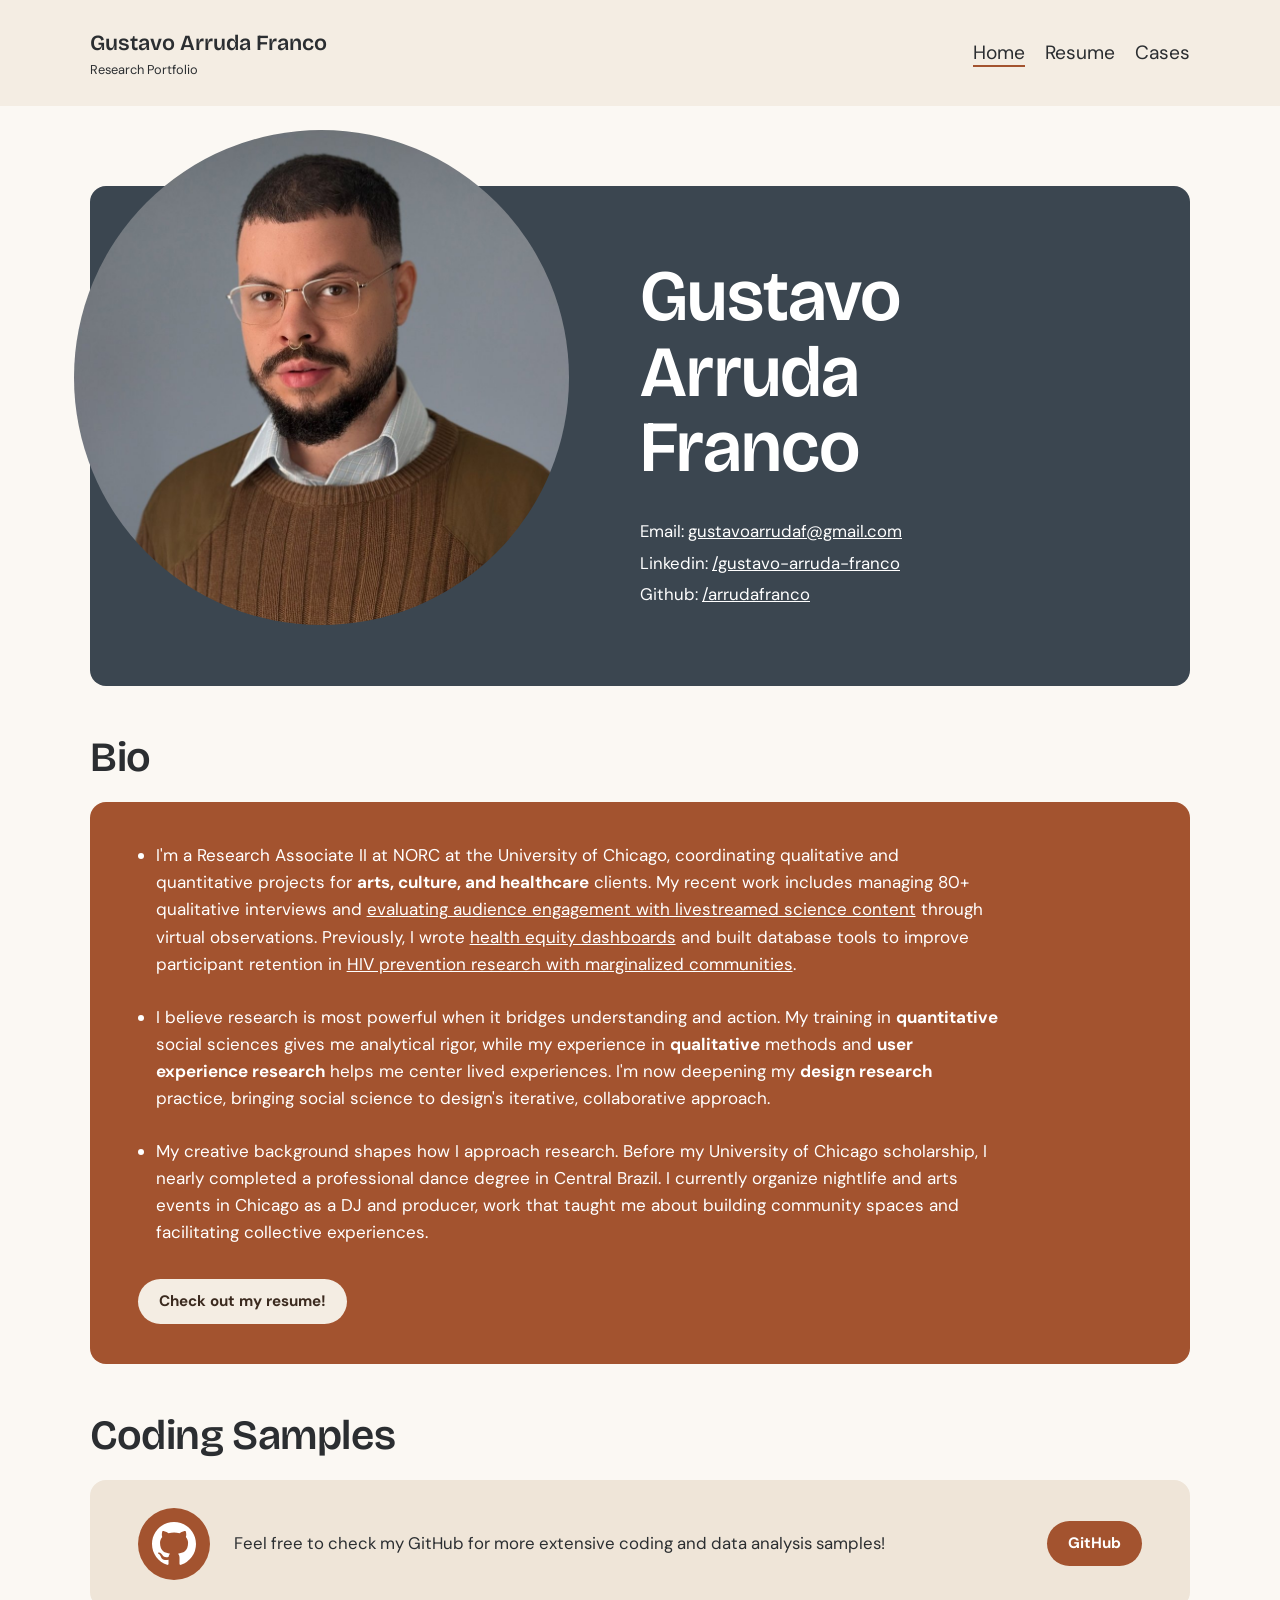
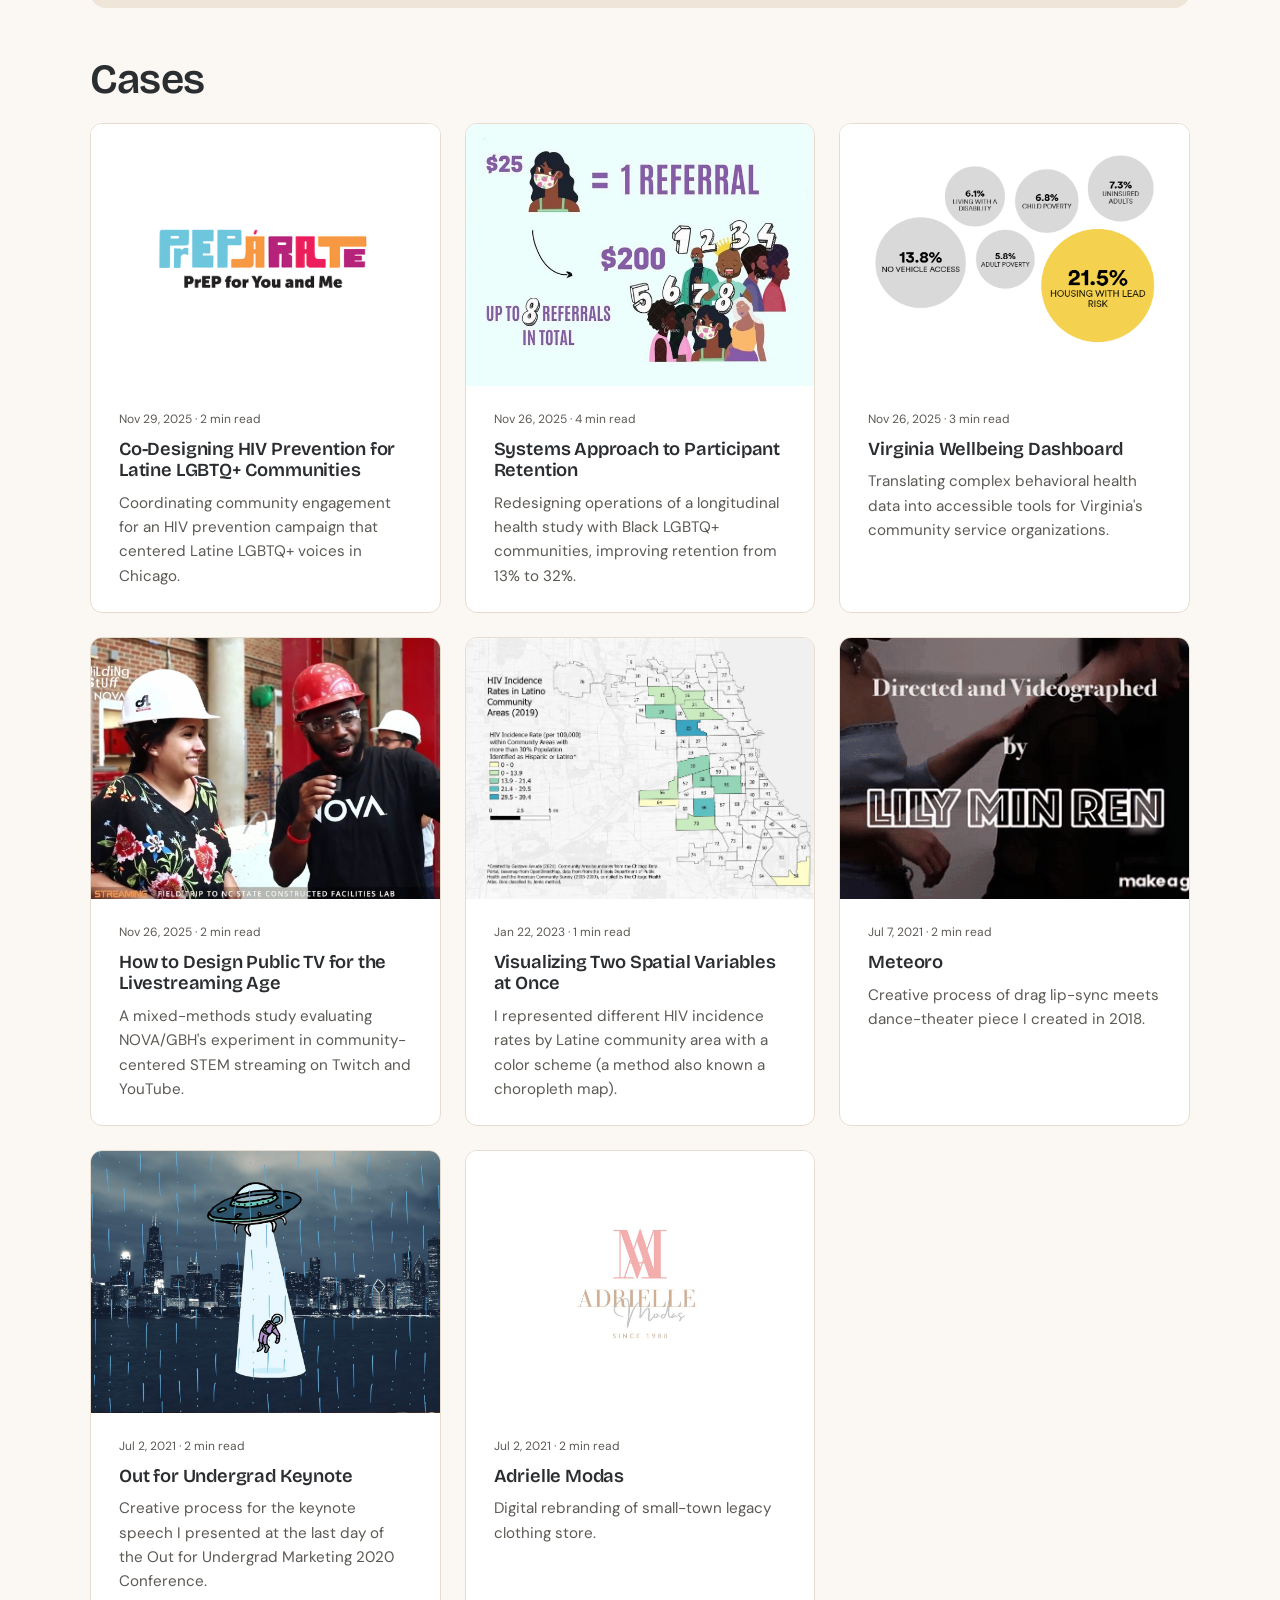
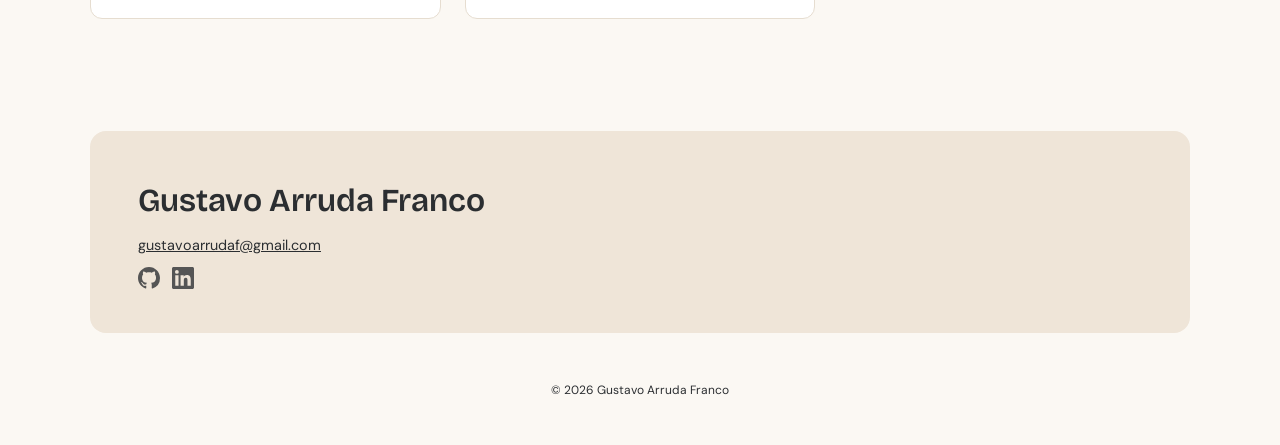
<file: index.html>
<!DOCTYPE html>
<html lang="en">
<head>
<meta charset="utf-8">
<meta name="viewport" content="width=device-width, initial-scale=1">
<title>Research | Gustavo Arruda Franco</title>
<meta name="description" content="Research portfolio of Gustavo Arruda Franco: qualitative and quantitative research for arts, culture, and healthcare.">
<meta property="og:title" content="Research | Gustavo Arruda Franco">
<meta property="og:description" content="Research portfolio of Gustavo Arruda Franco: qualitative and quantitative research for arts, culture, and healthcare.">
<meta property="og:type" content="website">
<meta property="og:url" content="https://www.arrudafranco.com/">
<meta property="og:image" content="https://www.arrudafranco.com/images/og-portrait.jpg">
<meta property="og:image:width" content="1200">
<meta property="og:image:height" content="630">
<meta property="og:image:alt" content="Portrait of Gustavo Arruda Franco">
<meta name="twitter:card" content="summary_large_image">
<link rel="canonical" href="https://www.arrudafranco.com/">
<link rel="icon" href="/images/62b202_48bd0dae88c1403a88b9efbafeedb46f~mv2.jpg">
<link rel="preconnect" href="https://fonts.googleapis.com">
<link rel="preconnect" href="https://fonts.gstatic.com" crossorigin>
<link href="https://fonts.googleapis.com/css2?family=Bricolage+Grotesque:opsz,wght@12..96,600;12..96,700&family=DM+Sans:ital,opsz,wght@0,9..40,400;0,9..40,700;1,9..40,400&display=swap" rel="stylesheet">
<link rel="stylesheet" href="/assets/style.css">
<script type="application/ld+json">{"@context": "https://schema.org", "@type": "Person", "name": "Gustavo Arruda Franco", "url": "https://www.arrudafranco.com/", "email": "mailto:gustavoarrudaf@gmail.com", "jobTitle": "Research Associate II", "worksFor": {"@type": "Organization", "name": "NORC at the University of Chicago"}, "alumniOf": {"@type": "CollegeOrUniversity", "name": "University of Chicago"}, "sameAs": ["https://www.linkedin.com/in/gustavo-arruda-franco/", "https://github.com/arrudafranco"]}</script>
</head>
<body>
<a class="skip" href="#main">Skip to content</a>
<header class="site-header">
  <div class="wrap header-inner">
    <a class="brand" href="/"><span class="brand-name">Gustavo Arruda Franco</span><span class="brand-sub">Research Portfolio</span></a>
    <nav aria-label="Main"><a href="/" aria-current="page">Home</a><a href="/resume">Resume</a><a href="/cases">Cases</a></nav>
  </div>
</header>
<main id="main">

<section class="hero wrap">
  <div class="hero-band">
    <img class="hero-photo" src="/images/gustavo-portrait.jpg" alt="Portrait of Gustavo Arruda Franco wearing glasses and a brown sweater against a gray background">
    <div class="hero-text">
      <h1><span>Gustavo</span> <span>Arruda</span> <span>Franco</span></h1>
      <p>Email: <a href="mailto:gustavoarrudaf@gmail.com">gustavoarrudaf@gmail.com</a></p>
      <p>Linkedin: <a href="https://www.linkedin.com/in/gustavo-arruda-franco/" target="_blank" rel="noopener">/gustavo-arruda-franco</a></p>
      <p>Github: <a href="https://github.com/arrudafranco" target="_blank" rel="noopener">/arrudafranco</a></p>
    </div>
  </div>
</section>

<h2 class="section-title wrap-narrow">Bio</h2>
<section class="bio wrap-narrow">
  <ul>
    <li>I'm a Research Associate II at NORC at the University of Chicago, coordinating qualitative and quantitative projects for <strong>arts, culture, and healthcare</strong> clients. My recent work includes managing 80+ qualitative interviews and <a href="/post/how-to-design-public-tv-for-the-livestreaming-age">evaluating audience engagement with livestreamed science content</a> through virtual observations. Previously, I wrote <a href="/post/virginia-wellbeing-dashboard">health equity dashboards</a> and built database tools to improve participant retention in <a href="/post/systems-approach-to-participant-retention">HIV prevention research with marginalized communities</a>.</li>
    <li>I believe research is most powerful when it bridges understanding and action. My training in <strong>quantitative</strong> social sciences gives me analytical rigor, while my experience in <strong>qualitative</strong> methods and <strong>user experience research</strong> helps me center lived experiences. I'm now deepening my <strong>design research</strong> practice, bringing social science to design's iterative, collaborative approach.</li>
    <li>My creative background shapes how I approach research. Before my University of Chicago scholarship, I nearly completed a professional dance degree in Central Brazil. I currently organize nightlife and arts events in Chicago as a DJ and producer, work that taught me about building community spaces and facilitating collective experiences.</li>
  </ul>
  <p class="bio-cta"><a class="btn btn-navy" href="/resume">Check out my resume!</a></p>
</section>

<h2 class="section-title wrap-narrow">Coding Samples</h2>
<section class="coding wrap-narrow">
  <div class="coding-icon"><svg viewBox="0 0 16 16" aria-hidden="true"><path fill="currentColor" d="M8 0C3.58 0 0 3.58 0 8c0 3.54 2.29 6.53 5.47 7.59.4.07.55-.17.55-.38 0-.19-.01-.82-.01-1.49-2.01.37-2.53-.49-2.69-.94-.09-.23-.48-.94-.82-1.13-.28-.15-.68-.52-.01-.53.63-.01 1.08.58 1.23.82.72 1.21 1.87.87 2.33.66.07-.52.28-.87.51-1.07-1.78-.2-3.64-.89-3.64-3.95 0-.87.31-1.59.82-2.15-.08-.2-.36-1.02.08-2.12 0 0 .67-.21 2.2.82.64-.18 1.32-.27 2-.27.68 0 1.36.09 2 .27 1.53-1.04 2.2-.82 2.2-.82.44 1.1.16 1.92.08 2.12.51.56.82 1.27.82 2.15 0 3.07-1.87 3.75-3.65 3.95.29.25.54.73.54 1.48 0 1.07-.01 1.93-.01 2.2 0 .21.15.46.55.38A8.013 8.013 0 0016 8c0-4.42-3.58-8-8-8z"/></svg></div>
  <div class="coding-body">
  <p>Feel free to check my GitHub for more extensive coding and data analysis samples!</p>
  <p><a class="btn btn-coral" href="https://github.com/arrudafranco" target="_blank" rel="noopener">GitHub</a></p>
  </div>
</section>

<h2 class="section-title wrap-narrow">Cases</h2>
<section class="cases-home wrap-cards">
  <div class="card-grid">
<article class="card card-col" data-cats="research-operations">
  <a class="card-link" href="/post/co-designing-hiv-prevention-for-latine-lgbtq-communities">
    <div class="card-img card-img-contain"><img loading="lazy" decoding="async" src="/images/62b202_234d0de4f4714a199ffac08f4cfade54~mv2.png" alt="PrEPárate campaign logo with colorful block letters in light blue, orange, magenta, and purple spelling the campaign name. Black tagline below reads &#x27;PrEP for You and Me&#x27; on white background."></div>
    <div class="card-body">
      <p class="meta"><time datetime="2025-11-29">Nov 29, 2025</time> · 2 min read</p>
      <h3>Co-Designing HIV Prevention for Latine LGBTQ+ Communities</h3>
      <p class="card-desc">Coordinating community engagement for an HIV prevention campaign that centered Latine LGBTQ+ voices in Chicago.</p>
    </div>
  </a>
</article>
<article class="card card-col" data-cats="research-operations design-user-experience">
  <a class="card-link" href="/post/systems-approach-to-participant-retention">
    <div class="card-img"><img loading="lazy" decoding="async" src="/images/62b202_034c48bd6bd248509689f6b797ee684d~mv2.png" alt="Referral program incentive diagram for the Neighborhoods &amp; Networks (N2) Study, an NIH/CDC-funded longitudinal cohort study, showing $25 per referral equals up to $200 for 8 referrals total, with illustrations of diverse participants wearing face masks"></div>
    <div class="card-body">
      <p class="meta"><time datetime="2025-11-26">Nov 26, 2025</time> · 4 min read</p>
      <h3>Systems Approach to Participant Retention</h3>
      <p class="card-desc">Redesigning operations of a longitudinal health study with Black LGBTQ+ communities, improving retention from 13% to 32%.</p>
    </div>
  </a>
</article>
<article class="card card-col" data-cats="design-user-experience">
  <a class="card-link" href="/post/virginia-wellbeing-dashboard">
    <div class="card-img card-img-contain"><img loading="lazy" decoding="async" src="/images/62b202_3d112b2587d24531bbbdab44dd270e27~mv2.png" alt="Data visualization from Arlington County&#x27;s Community Wellbeing Prediction Score page showing lead exposure risk. Large headline number (21.5%) is emphasized in yellow, with contextual text explaining this is higher than Virginia&#x27;s 11.5% state rate and 88% of service areas."></div>
    <div class="card-body">
      <p class="meta"><time datetime="2025-11-26">Nov 26, 2025</time> · 3 min read</p>
      <h3>Virginia Wellbeing Dashboard</h3>
      <p class="card-desc">Translating complex behavioral health data into accessible tools for Virginia&#x27;s community service organizations.</p>
    </div>
  </a>
</article>
<article class="card card-col" data-cats="research-operations design-user-experience">
  <a class="card-link" href="/post/how-to-design-public-tv-for-the-livestreaming-age">
    <div class="card-img"><img loading="lazy" decoding="async" src="/images/62b202_13148a9d7de34052a4e44938f9586332~mv2.jpg" alt="Screenshot from Building Stuff with NOVA livestream showing host Dr. Nehemiah Mabry and a guest engineer, both wearing hard hats, during a field trip to NC State Constructed Facilities Lab"></div>
    <div class="card-body">
      <p class="meta"><time datetime="2025-11-26">Nov 26, 2025</time> · 2 min read</p>
      <h3>How to Design Public TV for the Livestreaming Age</h3>
      <p class="card-desc">A mixed-methods study evaluating NOVA/GBH&#x27;s experiment in community-centered STEM streaming on Twitch and YouTube.</p>
    </div>
  </a>
</article>
<article class="card card-col" data-cats="research-operations design-user-experience">
  <a class="card-link" href="/post/bivariate-maps">
    <div class="card-img"><img loading="lazy" decoding="async" src="/images/62b202_f2106660c20b4e6886053f3232020545~mv2.jpeg" alt="Choropleth map of HIV incidence rates in Latino community areas of Chicago (2019)"></div>
    <div class="card-body">
      <p class="meta"><time datetime="2023-01-22">Jan 22, 2023</time> · 1 min read</p>
      <h3>Visualizing Two Spatial Variables at Once</h3>
      <p class="card-desc">I represented different HIV incidence rates by Latine community area with a color scheme (a method also known a choropleth map).</p>
    </div>
  </a>
</article>
<article class="card card-col" data-cats="creative-process">
  <a class="card-link" href="/post/meteoro">
    <div class="card-img"><img loading="lazy" decoding="async" src="/images/62b202_d550747de01c463cb6d44251dca75e0f~mv2.gif" alt="Animated GIF title card displaying &#x27;METEORO by BANDA DJAVU&#x27; in bold white outlined lettering over a grayscale background."></div>
    <div class="card-body">
      <p class="meta"><time datetime="2021-07-07">Jul 7, 2021</time> · 2 min read</p>
      <h3>Meteoro</h3>
      <p class="card-desc">Creative process of drag lip-sync meets dance-theater piece I created in 2018.</p>
    </div>
  </a>
</article>
<article class="card card-col" data-cats="creative-process">
  <a class="card-link" href="/post/keynote">
    <div class="card-img"><img loading="lazy" decoding="async" src="/images/62b202_1211fb0a1cf340fab92a9072e653da57~mv2.jpg" alt="Composite image combining a nighttime photograph of the Chicago skyline with hand-drawn cartoon elements: blue rain, a teal UFO, and a small stick figure caught in its beam."></div>
    <div class="card-body">
      <p class="meta"><time datetime="2021-07-02">Jul 2, 2021</time> · 2 min read</p>
      <h3>Out for Undergrad Keynote</h3>
      <p class="card-desc">Creative process for the keynote speech I presented at the last day of the Out for Undergrad Marketing 2020 Conference.</p>
    </div>
  </a>
</article>
<article class="card card-col" data-cats="design-user-experience">
  <a class="card-link" href="/post/adrielle-modas">
    <div class="card-img card-img-contain"><img loading="lazy" decoding="async" src="/images/62b202_72b867f26eb642e38a27fb91ae7e3a95~mv2.jpg" alt="Adrielle Modas logo design featuring a rose pink interlocking &#x27;AM&#x27; monogram, brand name &#x27;ADRIELLE&#x27; in tan serif typography with &#x27;Modas&#x27; in gray script font, and tagline &#x27;SINCE 1988&#x27;."></div>
    <div class="card-body">
      <p class="meta"><time datetime="2021-07-02">Jul 2, 2021</time> · 2 min read</p>
      <h3>Adrielle Modas</h3>
      <p class="card-desc">Digital rebranding of small-town legacy clothing store.</p>
    </div>
  </a>
</article>
  </div>
</section>

</main>
<footer class="site-footer">
  <div class="footer-card wrap">
    <p class="footer-name">Gustavo Arruda Franco</p>
    <p><a href="mailto:gustavoarrudaf@gmail.com">gustavoarrudaf@gmail.com</a></p>
    <p class="socials"><a href="https://github.com/arrudafranco" aria-label="GitHub" target="_blank" rel="noopener"><svg viewBox="0 0 16 16" aria-hidden="true"><path fill="currentColor" d="M8 0C3.58 0 0 3.58 0 8c0 3.54 2.29 6.53 5.47 7.59.4.07.55-.17.55-.38 0-.19-.01-.82-.01-1.49-2.01.37-2.53-.49-2.69-.94-.09-.23-.48-.94-.82-1.13-.28-.15-.68-.52-.01-.53.63-.01 1.08.58 1.23.82.72 1.21 1.87.87 2.33.66.07-.52.28-.87.51-1.07-1.78-.2-3.64-.89-3.64-3.95 0-.87.31-1.59.82-2.15-.08-.2-.36-1.02.08-2.12 0 0 .67-.21 2.2.82.64-.18 1.32-.27 2-.27.68 0 1.36.09 2 .27 1.53-1.04 2.2-.82 2.2-.82.44 1.1.16 1.92.08 2.12.51.56.82 1.27.82 2.15 0 3.07-1.87 3.75-3.65 3.95.29.25.54.73.54 1.48 0 1.07-.01 1.93-.01 2.2 0 .21.15.46.55.38A8.013 8.013 0 0016 8c0-4.42-3.58-8-8-8z"/></svg></a><a href="https://www.linkedin.com/in/gustavo-arruda-franco/" aria-label="LinkedIn" target="_blank" rel="noopener"><svg viewBox="0 0 24 24" aria-hidden="true"><path fill="currentColor" d="M20.45 20.45h-3.56v-5.57c0-1.33-.02-3.04-1.85-3.04-1.85 0-2.14 1.45-2.14 2.94v5.67H9.35V9h3.41v1.56h.05c.48-.9 1.64-1.85 3.37-1.85 3.6 0 4.27 2.37 4.27 5.46v6.28zM5.34 7.43a2.06 2.06 0 110-4.13 2.06 2.06 0 010 4.13zM7.12 20.45H3.56V9h3.56v11.45zM22.22 0H1.77C.79 0 0 .77 0 1.73v20.54C0 23.23.79 24 1.77 24h20.45c.98 0 1.78-.77 1.78-1.73V1.73C24 .77 23.2 0 22.22 0z"/></svg></a></p>
  </div>
  <p class="copyright">© 2026 Gustavo Arruda Franco</p>
</footer>
</body>
</html>
</file>
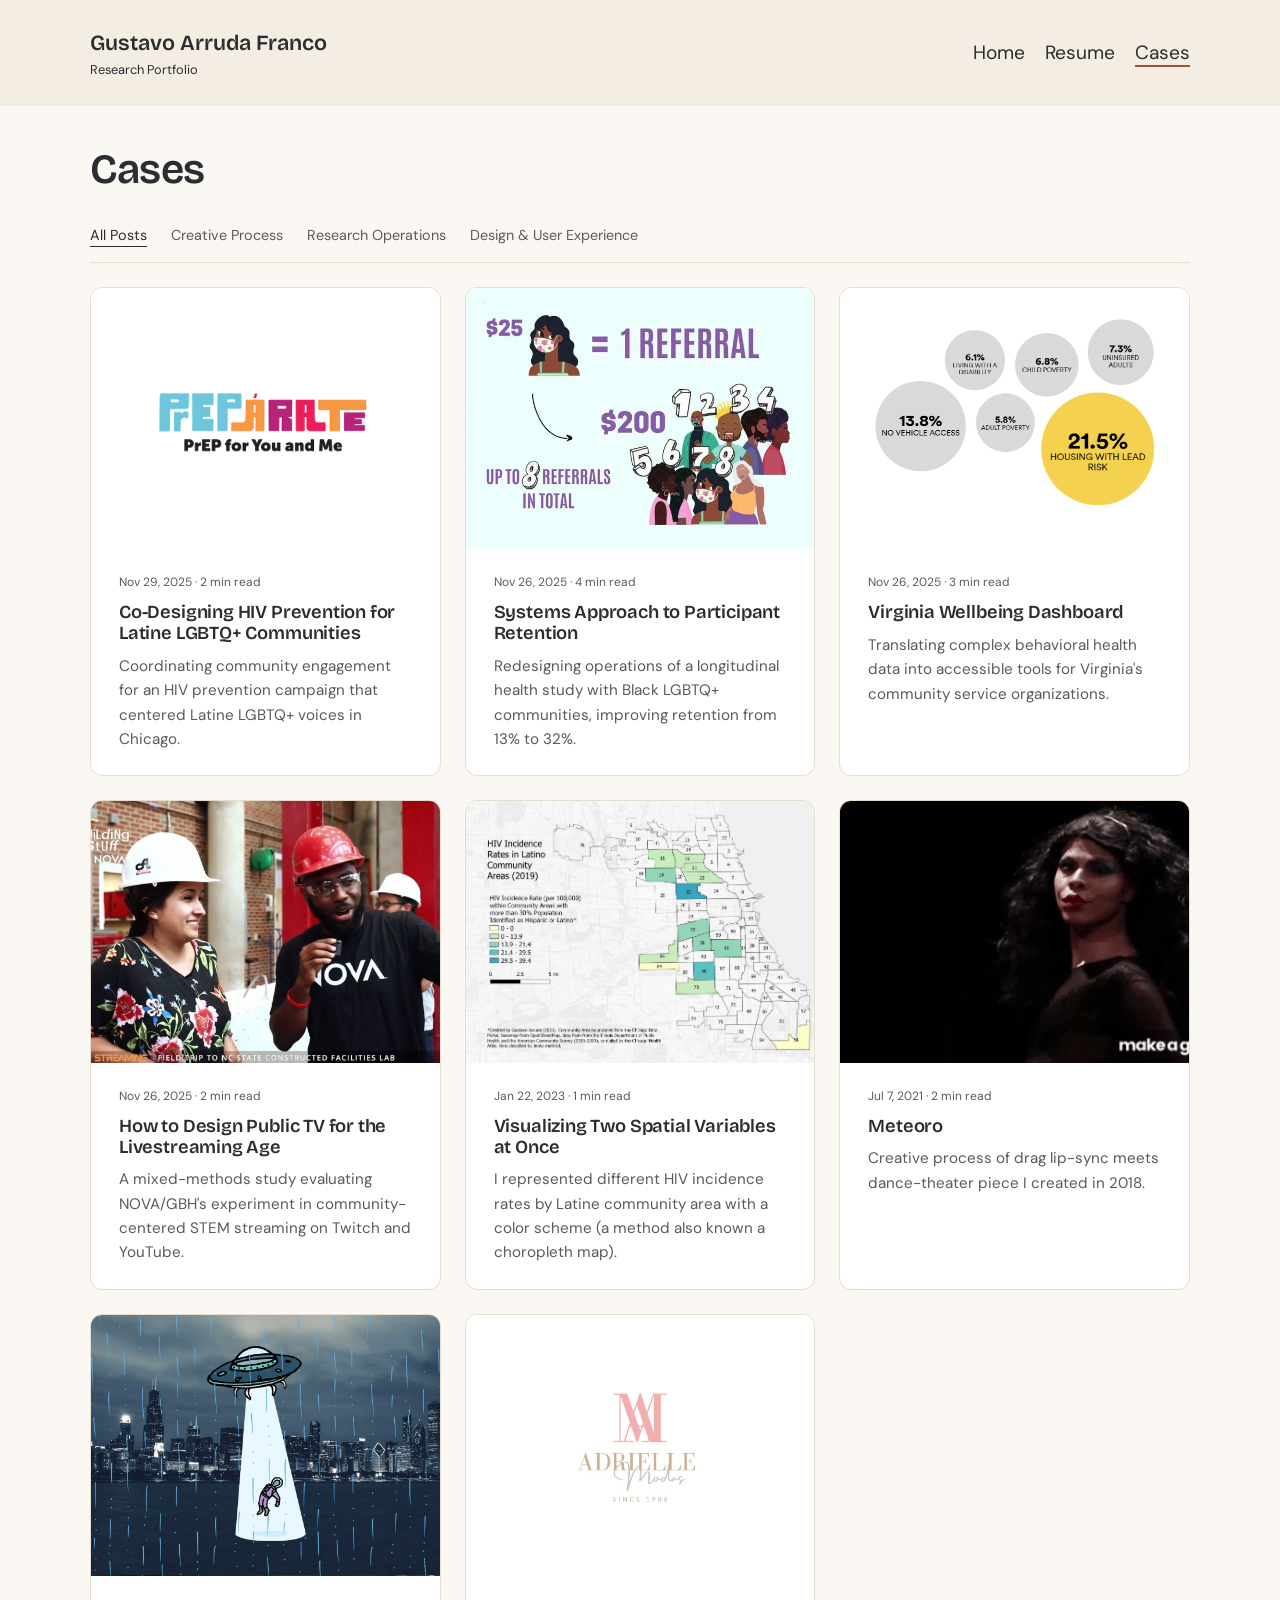
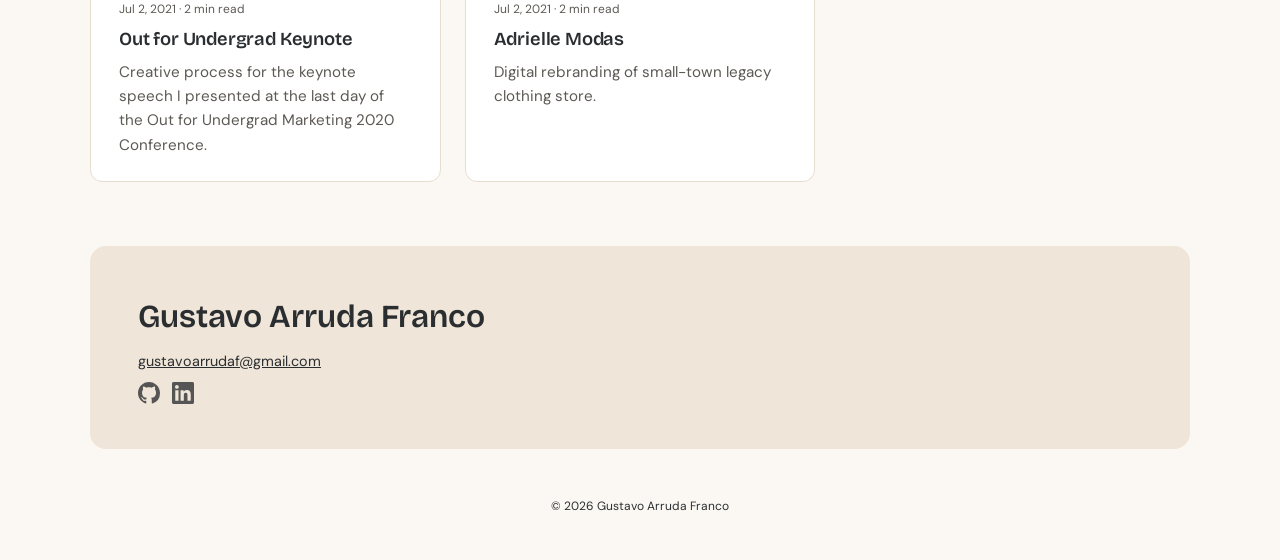
<file: cases/index.html>
<!DOCTYPE html>
<html lang="en">
<head>
<meta charset="utf-8">
<meta name="viewport" content="width=device-width, initial-scale=1">
<title>Cases | Gustavo Arruda Franco</title>
<meta name="description" content="Case studies in research, design, and creative work by Gustavo Arruda Franco.">
<meta property="og:title" content="Cases | Gustavo Arruda Franco">
<meta property="og:description" content="Case studies in research, design, and creative work by Gustavo Arruda Franco.">
<meta property="og:type" content="website">
<meta property="og:url" content="https://www.arrudafranco.com/cases">
<meta property="og:image" content="https://www.arrudafranco.com/images/og-portrait.jpg">
<meta property="og:image:width" content="1200">
<meta property="og:image:height" content="630">
<meta property="og:image:alt" content="Portrait of Gustavo Arruda Franco">
<meta name="twitter:card" content="summary_large_image">
<link rel="canonical" href="https://www.arrudafranco.com/cases">
<link rel="icon" href="/images/62b202_48bd0dae88c1403a88b9efbafeedb46f~mv2.jpg">
<link rel="preconnect" href="https://fonts.googleapis.com">
<link rel="preconnect" href="https://fonts.gstatic.com" crossorigin>
<link href="https://fonts.googleapis.com/css2?family=Bricolage+Grotesque:opsz,wght@12..96,600;12..96,700&family=DM+Sans:ital,opsz,wght@0,9..40,400;0,9..40,700;1,9..40,400&display=swap" rel="stylesheet">
<link rel="stylesheet" href="/assets/style.css">
</head>
<body>
<a class="skip" href="#main">Skip to content</a>
<header class="site-header">
  <div class="wrap header-inner">
    <a class="brand" href="/"><span class="brand-name">Gustavo Arruda Franco</span><span class="brand-sub">Research Portfolio</span></a>
    <nav aria-label="Main"><a href="/">Home</a><a href="/resume">Resume</a><a href="/cases" aria-current="page">Cases</a></nav>
  </div>
</header>
<main id="main">

<div class="page-head wrap-cards">
  <h1>Cases</h1>
</div>
<section class="wrap-cards">
  <div class="filters" role="group" aria-label="Filter cases by category"><button type="button" data-filter="all" aria-pressed="true">All Posts</button><button type="button" data-filter="creative-process" aria-pressed="false">Creative Process</button><button type="button" data-filter="research-operations" aria-pressed="false">Research Operations</button><button type="button" data-filter="design-user-experience" aria-pressed="false">Design &amp; User Experience</button></div>
  <div class="card-grid">
<article class="card card-col" data-cats="research-operations">
  <a class="card-link" href="/post/co-designing-hiv-prevention-for-latine-lgbtq-communities">
    <div class="card-img card-img-contain"><img loading="lazy" decoding="async" src="/images/62b202_234d0de4f4714a199ffac08f4cfade54~mv2.png" alt="PrEPárate campaign logo with colorful block letters in light blue, orange, magenta, and purple spelling the campaign name. Black tagline below reads &#x27;PrEP for You and Me&#x27; on white background."></div>
    <div class="card-body">
      <p class="meta"><time datetime="2025-11-29">Nov 29, 2025</time> · 2 min read</p>
      <h3>Co-Designing HIV Prevention for Latine LGBTQ+ Communities</h3>
      <p class="card-desc">Coordinating community engagement for an HIV prevention campaign that centered Latine LGBTQ+ voices in Chicago.</p>
    </div>
  </a>
</article>
<article class="card card-col" data-cats="research-operations design-user-experience">
  <a class="card-link" href="/post/systems-approach-to-participant-retention">
    <div class="card-img"><img loading="lazy" decoding="async" src="/images/62b202_034c48bd6bd248509689f6b797ee684d~mv2.png" alt="Referral program incentive diagram for the Neighborhoods &amp; Networks (N2) Study, an NIH/CDC-funded longitudinal cohort study, showing $25 per referral equals up to $200 for 8 referrals total, with illustrations of diverse participants wearing face masks"></div>
    <div class="card-body">
      <p class="meta"><time datetime="2025-11-26">Nov 26, 2025</time> · 4 min read</p>
      <h3>Systems Approach to Participant Retention</h3>
      <p class="card-desc">Redesigning operations of a longitudinal health study with Black LGBTQ+ communities, improving retention from 13% to 32%.</p>
    </div>
  </a>
</article>
<article class="card card-col" data-cats="design-user-experience">
  <a class="card-link" href="/post/virginia-wellbeing-dashboard">
    <div class="card-img card-img-contain"><img loading="lazy" decoding="async" src="/images/62b202_3d112b2587d24531bbbdab44dd270e27~mv2.png" alt="Data visualization from Arlington County&#x27;s Community Wellbeing Prediction Score page showing lead exposure risk. Large headline number (21.5%) is emphasized in yellow, with contextual text explaining this is higher than Virginia&#x27;s 11.5% state rate and 88% of service areas."></div>
    <div class="card-body">
      <p class="meta"><time datetime="2025-11-26">Nov 26, 2025</time> · 3 min read</p>
      <h3>Virginia Wellbeing Dashboard</h3>
      <p class="card-desc">Translating complex behavioral health data into accessible tools for Virginia&#x27;s community service organizations.</p>
    </div>
  </a>
</article>
<article class="card card-col" data-cats="research-operations design-user-experience">
  <a class="card-link" href="/post/how-to-design-public-tv-for-the-livestreaming-age">
    <div class="card-img"><img loading="lazy" decoding="async" src="/images/62b202_13148a9d7de34052a4e44938f9586332~mv2.jpg" alt="Screenshot from Building Stuff with NOVA livestream showing host Dr. Nehemiah Mabry and a guest engineer, both wearing hard hats, during a field trip to NC State Constructed Facilities Lab"></div>
    <div class="card-body">
      <p class="meta"><time datetime="2025-11-26">Nov 26, 2025</time> · 2 min read</p>
      <h3>How to Design Public TV for the Livestreaming Age</h3>
      <p class="card-desc">A mixed-methods study evaluating NOVA/GBH&#x27;s experiment in community-centered STEM streaming on Twitch and YouTube.</p>
    </div>
  </a>
</article>
<article class="card card-col" data-cats="research-operations design-user-experience">
  <a class="card-link" href="/post/bivariate-maps">
    <div class="card-img"><img loading="lazy" decoding="async" src="/images/62b202_f2106660c20b4e6886053f3232020545~mv2.jpeg" alt="Choropleth map of HIV incidence rates in Latino community areas of Chicago (2019)"></div>
    <div class="card-body">
      <p class="meta"><time datetime="2023-01-22">Jan 22, 2023</time> · 1 min read</p>
      <h3>Visualizing Two Spatial Variables at Once</h3>
      <p class="card-desc">I represented different HIV incidence rates by Latine community area with a color scheme (a method also known a choropleth map).</p>
    </div>
  </a>
</article>
<article class="card card-col" data-cats="creative-process">
  <a class="card-link" href="/post/meteoro">
    <div class="card-img"><img loading="lazy" decoding="async" src="/images/62b202_d550747de01c463cb6d44251dca75e0f~mv2.gif" alt="Animated GIF title card displaying &#x27;METEORO by BANDA DJAVU&#x27; in bold white outlined lettering over a grayscale background."></div>
    <div class="card-body">
      <p class="meta"><time datetime="2021-07-07">Jul 7, 2021</time> · 2 min read</p>
      <h3>Meteoro</h3>
      <p class="card-desc">Creative process of drag lip-sync meets dance-theater piece I created in 2018.</p>
    </div>
  </a>
</article>
<article class="card card-col" data-cats="creative-process">
  <a class="card-link" href="/post/keynote">
    <div class="card-img"><img loading="lazy" decoding="async" src="/images/62b202_1211fb0a1cf340fab92a9072e653da57~mv2.jpg" alt="Composite image combining a nighttime photograph of the Chicago skyline with hand-drawn cartoon elements: blue rain, a teal UFO, and a small stick figure caught in its beam."></div>
    <div class="card-body">
      <p class="meta"><time datetime="2021-07-02">Jul 2, 2021</time> · 2 min read</p>
      <h3>Out for Undergrad Keynote</h3>
      <p class="card-desc">Creative process for the keynote speech I presented at the last day of the Out for Undergrad Marketing 2020 Conference.</p>
    </div>
  </a>
</article>
<article class="card card-col" data-cats="design-user-experience">
  <a class="card-link" href="/post/adrielle-modas">
    <div class="card-img card-img-contain"><img loading="lazy" decoding="async" src="/images/62b202_72b867f26eb642e38a27fb91ae7e3a95~mv2.jpg" alt="Adrielle Modas logo design featuring a rose pink interlocking &#x27;AM&#x27; monogram, brand name &#x27;ADRIELLE&#x27; in tan serif typography with &#x27;Modas&#x27; in gray script font, and tagline &#x27;SINCE 1988&#x27;."></div>
    <div class="card-body">
      <p class="meta"><time datetime="2021-07-02">Jul 2, 2021</time> · 2 min read</p>
      <h3>Adrielle Modas</h3>
      <p class="card-desc">Digital rebranding of small-town legacy clothing store.</p>
    </div>
  </a>
</article>
  </div>
</section>
<script>
(function(){
  var btns=document.querySelectorAll('.filters button'),cards=document.querySelectorAll('.card-grid .card');
  function apply(f){
    btns.forEach(function(b){b.setAttribute('aria-pressed', b.dataset.filter===f?'true':'false');});
    cards.forEach(function(c){c.hidden = f!=='all' && c.dataset.cats.split(' ').indexOf(f)<0;});
  }
  btns.forEach(function(b){b.addEventListener('click',function(){apply(b.dataset.filter);history.replaceState(null,'',b.dataset.filter==='all'?location.pathname:'#'+b.dataset.filter);});});
  var h=location.hash.slice(1); if(h) apply(h);
})();
</script>

</main>
<footer class="site-footer">
  <div class="footer-card wrap">
    <p class="footer-name">Gustavo Arruda Franco</p>
    <p><a href="mailto:gustavoarrudaf@gmail.com">gustavoarrudaf@gmail.com</a></p>
    <p class="socials"><a href="https://github.com/arrudafranco" aria-label="GitHub" target="_blank" rel="noopener"><svg viewBox="0 0 16 16" aria-hidden="true"><path fill="currentColor" d="M8 0C3.58 0 0 3.58 0 8c0 3.54 2.29 6.53 5.47 7.59.4.07.55-.17.55-.38 0-.19-.01-.82-.01-1.49-2.01.37-2.53-.49-2.69-.94-.09-.23-.48-.94-.82-1.13-.28-.15-.68-.52-.01-.53.63-.01 1.08.58 1.23.82.72 1.21 1.87.87 2.33.66.07-.52.28-.87.51-1.07-1.78-.2-3.64-.89-3.64-3.95 0-.87.31-1.59.82-2.15-.08-.2-.36-1.02.08-2.12 0 0 .67-.21 2.2.82.64-.18 1.32-.27 2-.27.68 0 1.36.09 2 .27 1.53-1.04 2.2-.82 2.2-.82.44 1.1.16 1.92.08 2.12.51.56.82 1.27.82 2.15 0 3.07-1.87 3.75-3.65 3.95.29.25.54.73.54 1.48 0 1.07-.01 1.93-.01 2.2 0 .21.15.46.55.38A8.013 8.013 0 0016 8c0-4.42-3.58-8-8-8z"/></svg></a><a href="https://www.linkedin.com/in/gustavo-arruda-franco/" aria-label="LinkedIn" target="_blank" rel="noopener"><svg viewBox="0 0 24 24" aria-hidden="true"><path fill="currentColor" d="M20.45 20.45h-3.56v-5.57c0-1.33-.02-3.04-1.85-3.04-1.85 0-2.14 1.45-2.14 2.94v5.67H9.35V9h3.41v1.56h.05c.48-.9 1.64-1.85 3.37-1.85 3.6 0 4.27 2.37 4.27 5.46v6.28zM5.34 7.43a2.06 2.06 0 110-4.13 2.06 2.06 0 010 4.13zM7.12 20.45H3.56V9h3.56v11.45zM22.22 0H1.77C.79 0 0 .77 0 1.73v20.54C0 23.23.79 24 1.77 24h20.45c.98 0 1.78-.77 1.78-1.73V1.73C24 .77 23.2 0 22.22 0z"/></svg></a></p>
  </div>
  <p class="copyright">© 2026 Gustavo Arruda Franco</p>
</footer>
</body>
</html>
</file>
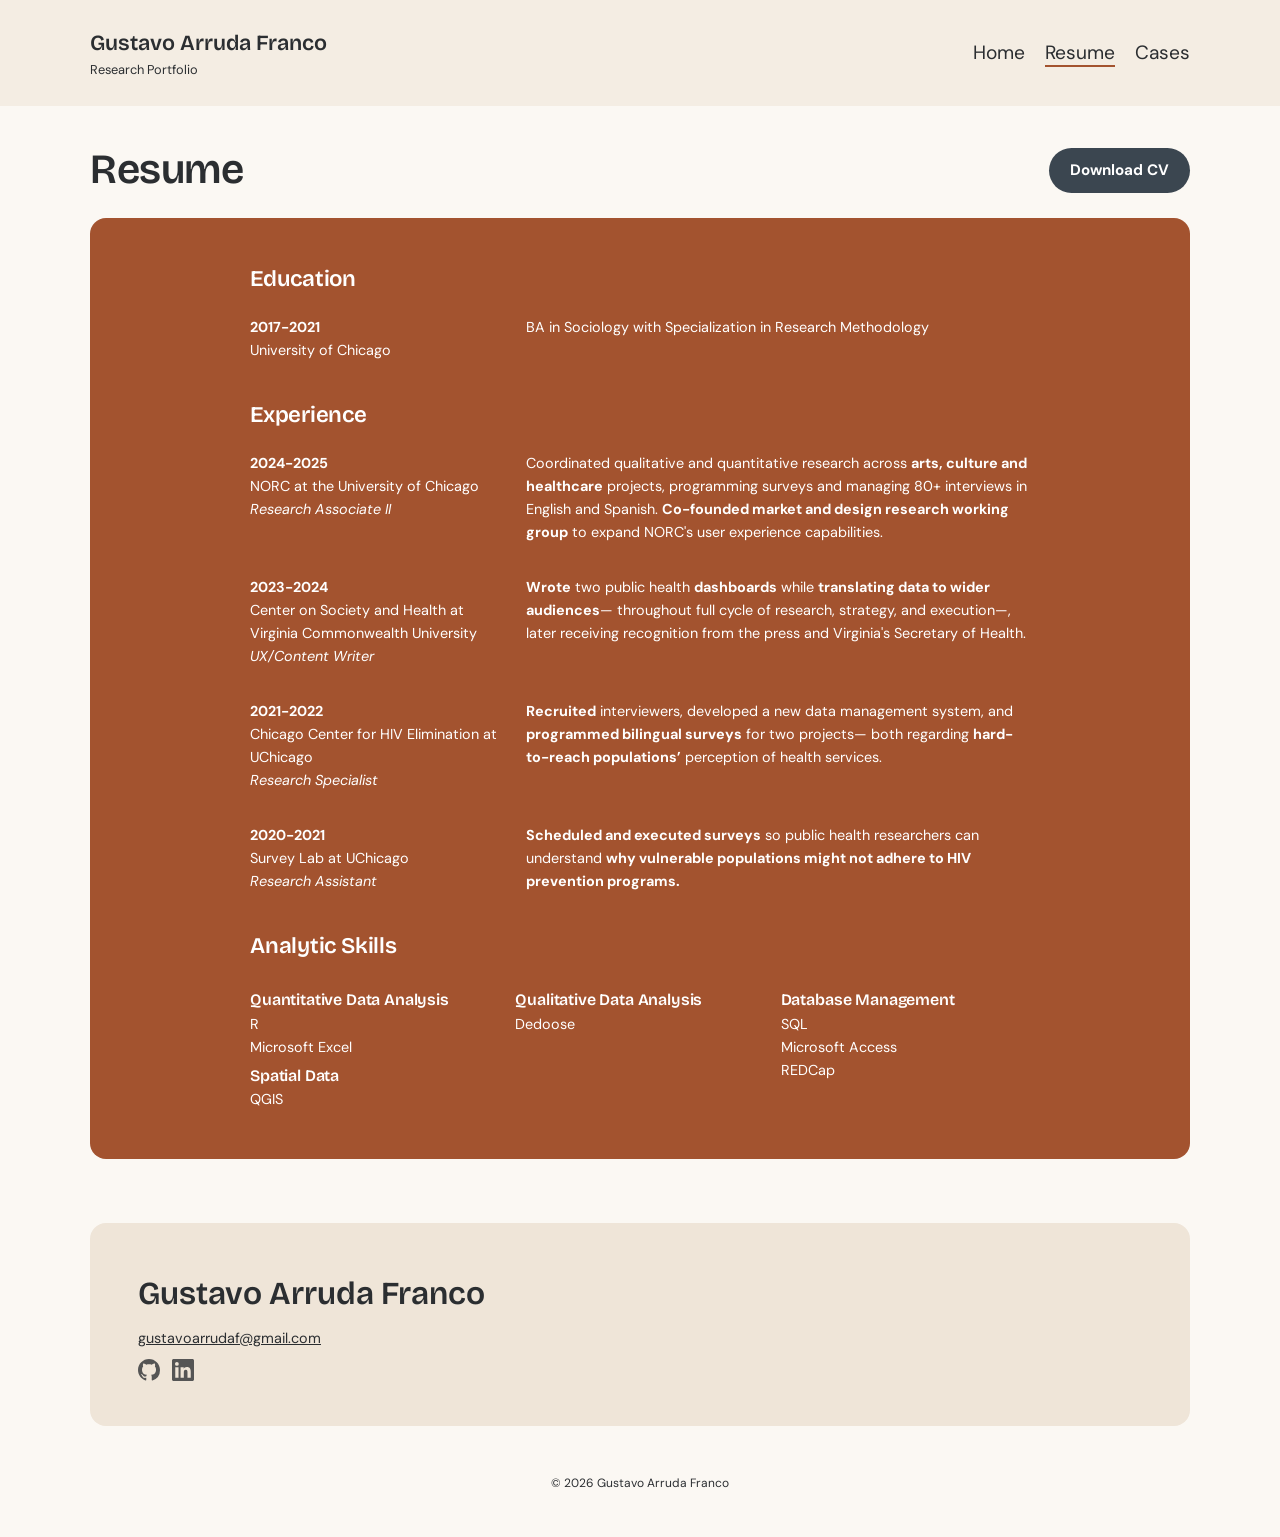
<file: resume/index.html>
<!DOCTYPE html>
<html lang="en">
<head>
<meta charset="utf-8">
<meta name="viewport" content="width=device-width, initial-scale=1">
<title>Resume | Gustavo Arruda Franco</title>
<meta name="description" content="Resume of Gustavo Arruda Franco.">
<meta property="og:title" content="Resume | Gustavo Arruda Franco">
<meta property="og:description" content="Resume of Gustavo Arruda Franco.">
<meta property="og:type" content="website">
<meta property="og:url" content="https://www.arrudafranco.com/resume">
<meta property="og:image" content="https://www.arrudafranco.com/images/og-portrait.jpg">
<meta property="og:image:width" content="1200">
<meta property="og:image:height" content="630">
<meta property="og:image:alt" content="Portrait of Gustavo Arruda Franco">
<meta name="twitter:card" content="summary_large_image">
<link rel="canonical" href="https://www.arrudafranco.com/resume">
<link rel="icon" href="/images/62b202_48bd0dae88c1403a88b9efbafeedb46f~mv2.jpg">
<link rel="preconnect" href="https://fonts.googleapis.com">
<link rel="preconnect" href="https://fonts.gstatic.com" crossorigin>
<link href="https://fonts.googleapis.com/css2?family=Bricolage+Grotesque:opsz,wght@12..96,600;12..96,700&family=DM+Sans:ital,opsz,wght@0,9..40,400;0,9..40,700;1,9..40,400&display=swap" rel="stylesheet">
<link rel="stylesheet" href="/assets/style.css">
</head>
<body>
<a class="skip" href="#main">Skip to content</a>
<header class="site-header">
  <div class="wrap header-inner">
    <a class="brand" href="/"><span class="brand-name">Gustavo Arruda Franco</span><span class="brand-sub">Research Portfolio</span></a>
    <nav aria-label="Main"><a href="/">Home</a><a href="/resume" aria-current="page">Resume</a><a href="/cases">Cases</a></nav>
  </div>
</header>
<main id="main">

<div class="page-head wrap-narrow">
  <h1>Resume</h1>
  <a class="btn btn-navy" href="/images/62b202_085e6b002d1044f3b2177a1b29c7e7c7.pdf" target="_blank" rel="noopener">Download CV</a>
</div>
<section class="resume wrap">
  <div class="resume-inner">
    <h2>Education</h2>
    <div class="row">
      <div class="when"><p class="years">2017-2021</p><p>University of Chicago</p></div>
      <div class="what"><p>BA in Sociology with Specialization in Research Methodology</p></div>
    </div>
    <h2>Experience</h2>
    <div class="row">
      <div class="when"><p class="years">2024-2025</p><p>NORC at the University of Chicago</p><p class="role">Research Associate II</p></div>
      <div class="what"><p>Coordinated qualitative and quantitative research across <strong>arts, culture and healthcare</strong> projects, programming surveys and managing 80+ interviews in English and Spanish. <strong>Co-founded market and design research working group</strong> to expand NORC's user experience capabilities.</p></div>
    </div>
    <div class="row">
      <div class="when"><p class="years">2023-2024</p><p>Center on Society and Health at Virginia Commonwealth University</p><p class="role">UX/Content Writer</p></div>
      <div class="what"><p><strong>Wrote</strong> two public health <strong>dashboards</strong> while <strong>translating data to wider audiences</strong>— throughout full cycle of research, strategy, and execution—, later receiving recognition from the press and Virginia's Secretary of Health.</p></div>
    </div>
    <div class="row">
      <div class="when"><p class="years">2021-2022</p><p>Chicago Center for HIV Elimination at UChicago</p><p class="role">Research Specialist</p></div>
      <div class="what"><p><strong>Recruited</strong> interviewers, developed a new data management system, and <strong>programmed bilingual surveys</strong> for two projects— both regarding <strong>hard-to-reach populations’</strong> perception of health services.</p></div>
    </div>
    <div class="row">
      <div class="when"><p class="years">2020-2021</p><p>Survey Lab at UChicago</p><p class="role">Research Assistant</p></div>
      <div class="what"><p><strong>Scheduled and executed surveys</strong> so public health researchers can understand <strong>why vulnerable populations might not adhere to HIV prevention programs.</strong></p></div>
    </div>
    <h2>Analytic Skills</h2>
    <div class="skills">
      <div><h3>Quantitative Data Analysis</h3><p>R</p><p>Microsoft Excel</p><h3>Spatial Data</h3><p>QGIS</p></div>
      <div><h3>Qualitative Data Analysis</h3><p>Dedoose</p></div>
      <div><h3>Database Management</h3><p>SQL</p><p>Microsoft Access</p><p>REDCap</p></div>
    </div>
  </div>
</section>

</main>
<footer class="site-footer">
  <div class="footer-card wrap">
    <p class="footer-name">Gustavo Arruda Franco</p>
    <p><a href="mailto:gustavoarrudaf@gmail.com">gustavoarrudaf@gmail.com</a></p>
    <p class="socials"><a href="https://github.com/arrudafranco" aria-label="GitHub" target="_blank" rel="noopener"><svg viewBox="0 0 16 16" aria-hidden="true"><path fill="currentColor" d="M8 0C3.58 0 0 3.58 0 8c0 3.54 2.29 6.53 5.47 7.59.4.07.55-.17.55-.38 0-.19-.01-.82-.01-1.49-2.01.37-2.53-.49-2.69-.94-.09-.23-.48-.94-.82-1.13-.28-.15-.68-.52-.01-.53.63-.01 1.08.58 1.23.82.72 1.21 1.87.87 2.33.66.07-.52.28-.87.51-1.07-1.78-.2-3.64-.89-3.64-3.95 0-.87.31-1.59.82-2.15-.08-.2-.36-1.02.08-2.12 0 0 .67-.21 2.2.82.64-.18 1.32-.27 2-.27.68 0 1.36.09 2 .27 1.53-1.04 2.2-.82 2.2-.82.44 1.1.16 1.92.08 2.12.51.56.82 1.27.82 2.15 0 3.07-1.87 3.75-3.65 3.95.29.25.54.73.54 1.48 0 1.07-.01 1.93-.01 2.2 0 .21.15.46.55.38A8.013 8.013 0 0016 8c0-4.42-3.58-8-8-8z"/></svg></a><a href="https://www.linkedin.com/in/gustavo-arruda-franco/" aria-label="LinkedIn" target="_blank" rel="noopener"><svg viewBox="0 0 24 24" aria-hidden="true"><path fill="currentColor" d="M20.45 20.45h-3.56v-5.57c0-1.33-.02-3.04-1.85-3.04-1.85 0-2.14 1.45-2.14 2.94v5.67H9.35V9h3.41v1.56h.05c.48-.9 1.64-1.85 3.37-1.85 3.6 0 4.27 2.37 4.27 5.46v6.28zM5.34 7.43a2.06 2.06 0 110-4.13 2.06 2.06 0 010 4.13zM7.12 20.45H3.56V9h3.56v11.45zM22.22 0H1.77C.79 0 0 .77 0 1.73v20.54C0 23.23.79 24 1.77 24h20.45c.98 0 1.78-.77 1.78-1.73V1.73C24 .77 23.2 0 22.22 0z"/></svg></a></p>
  </div>
  <p class="copyright">© 2026 Gustavo Arruda Franco</p>
</footer>
</body>
</html>
</file>
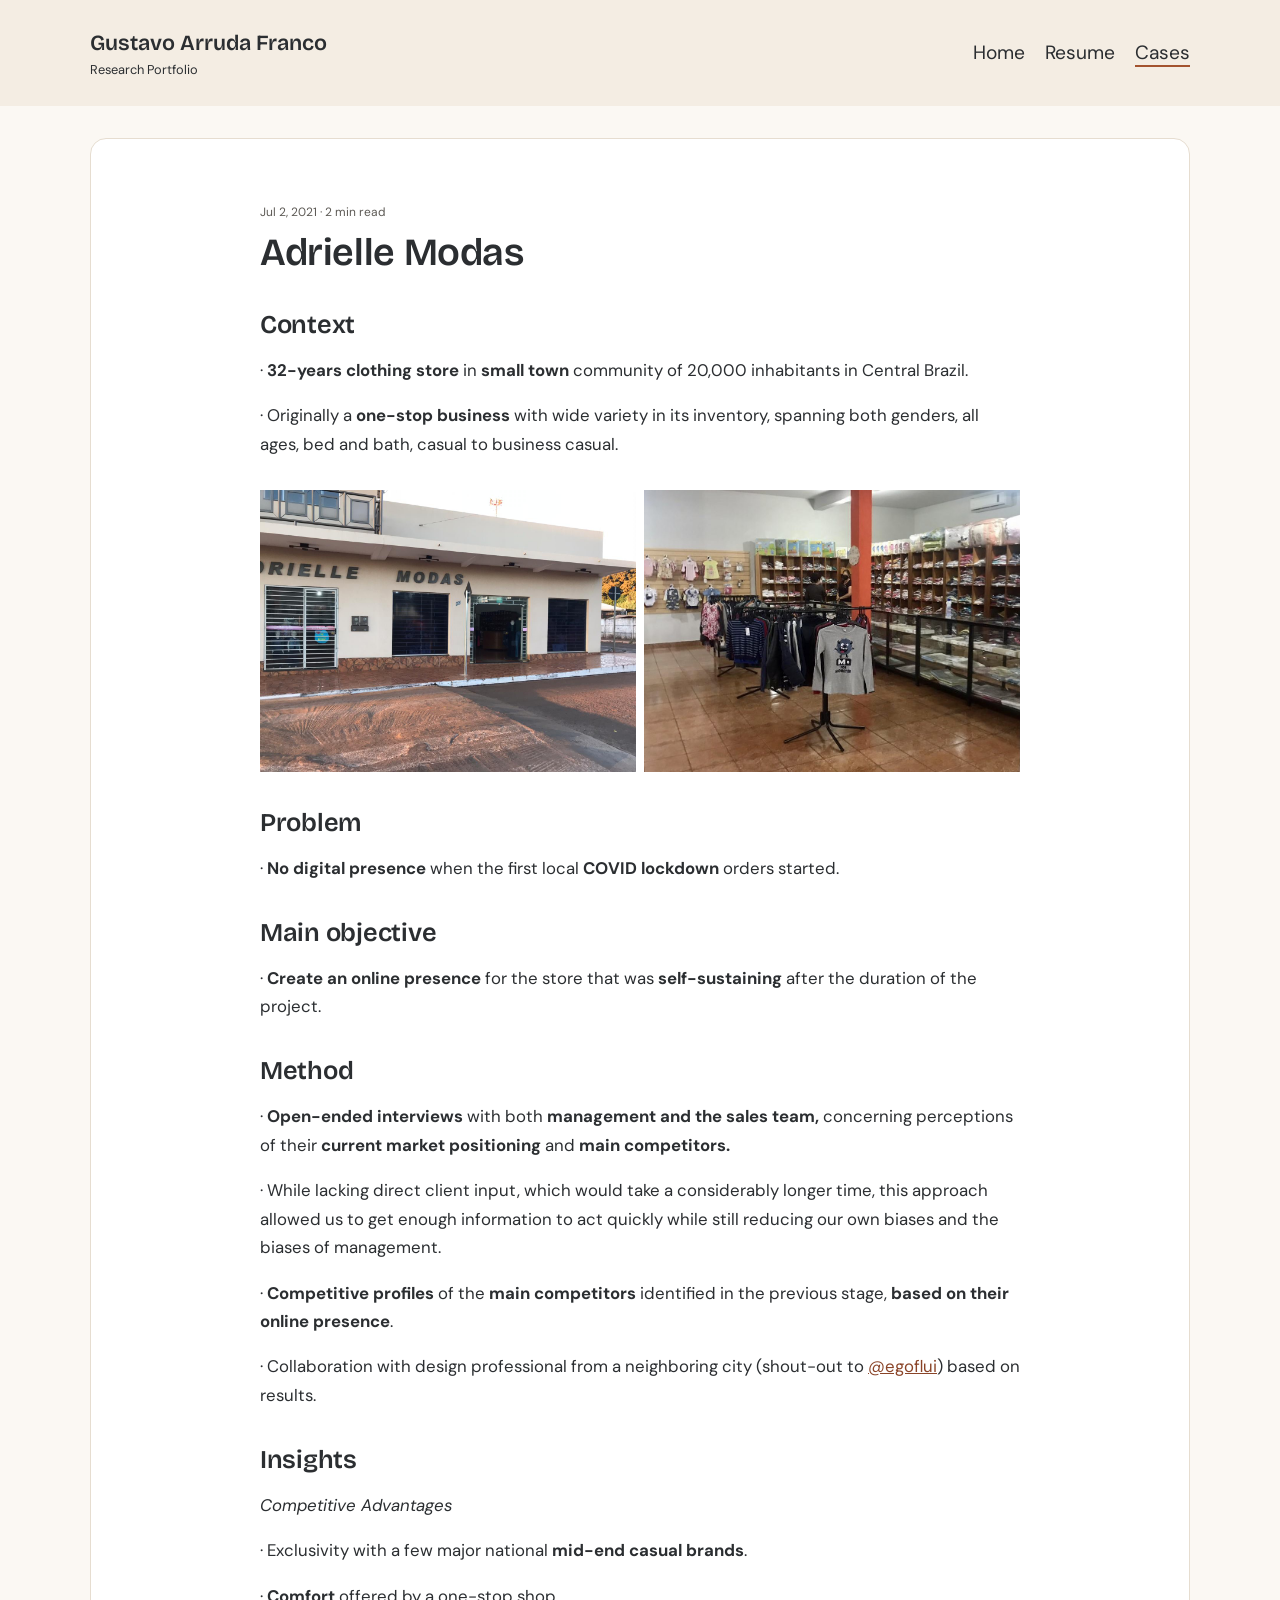
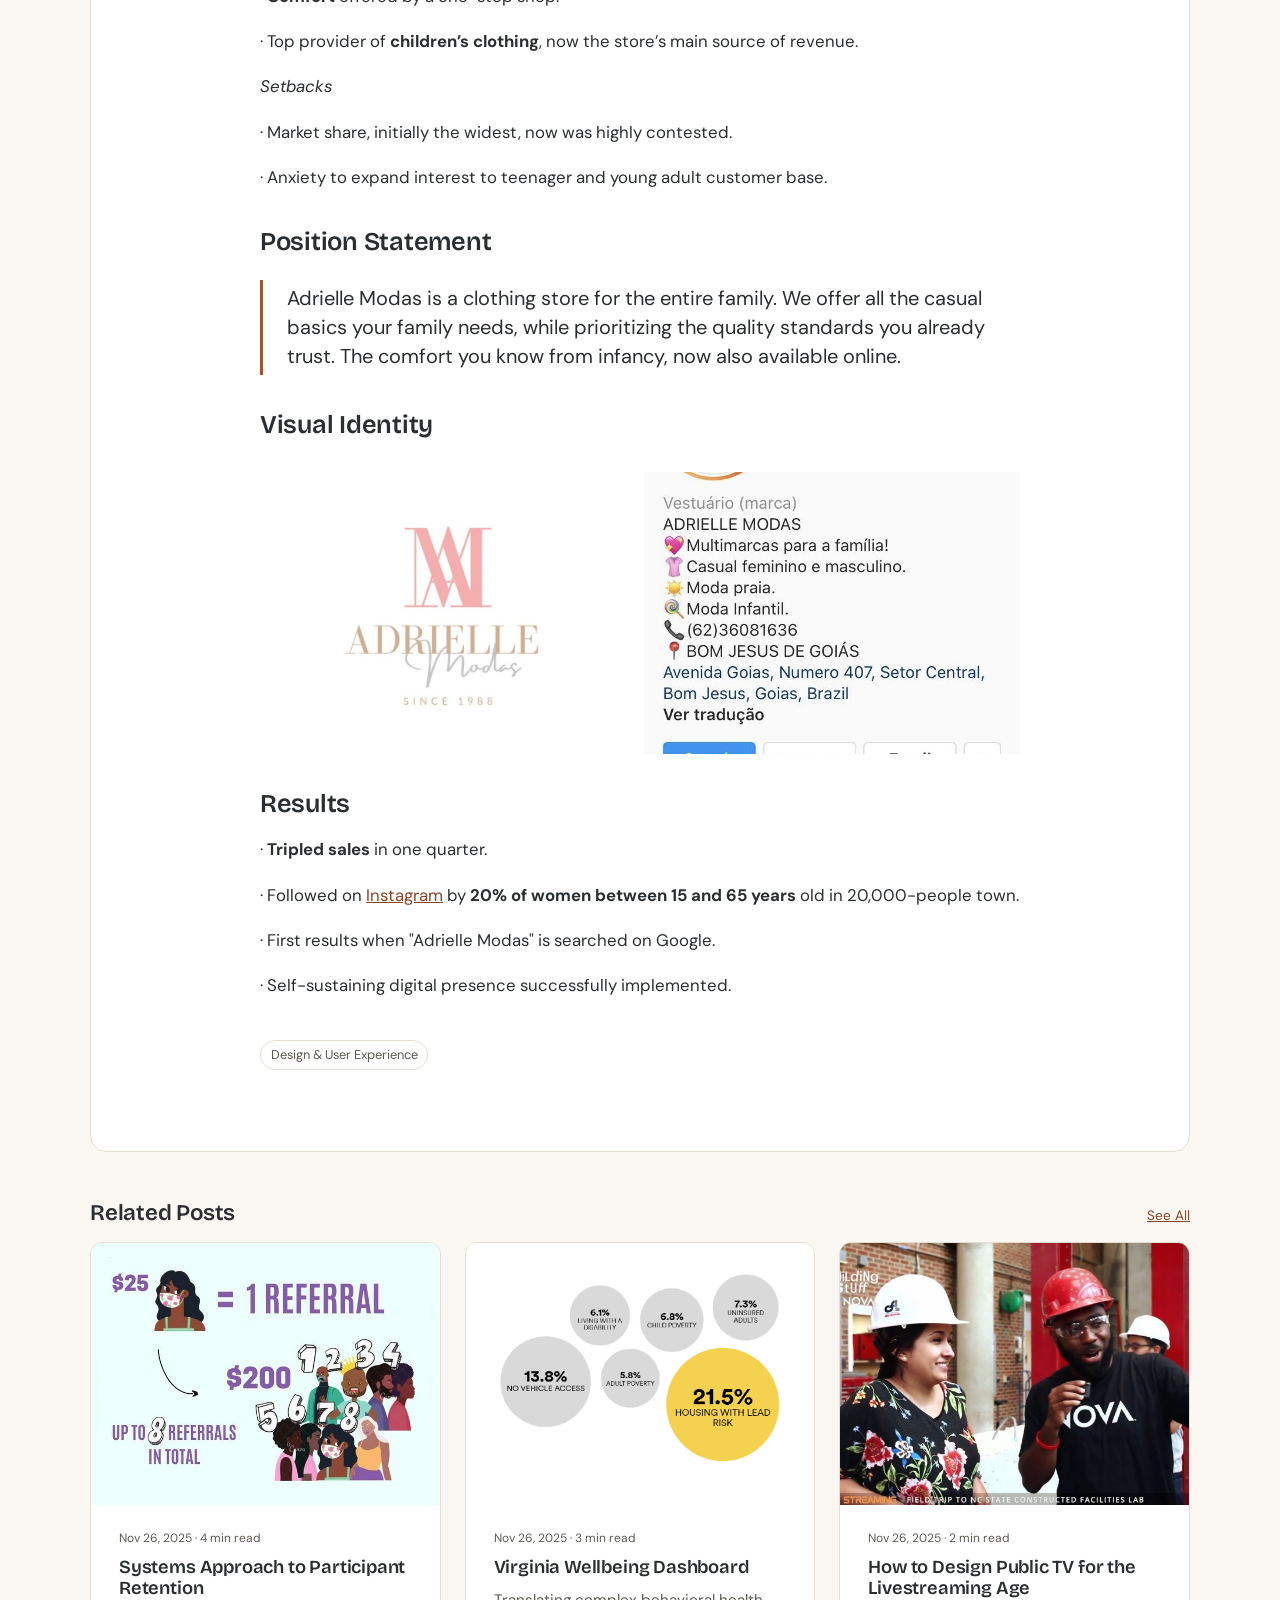
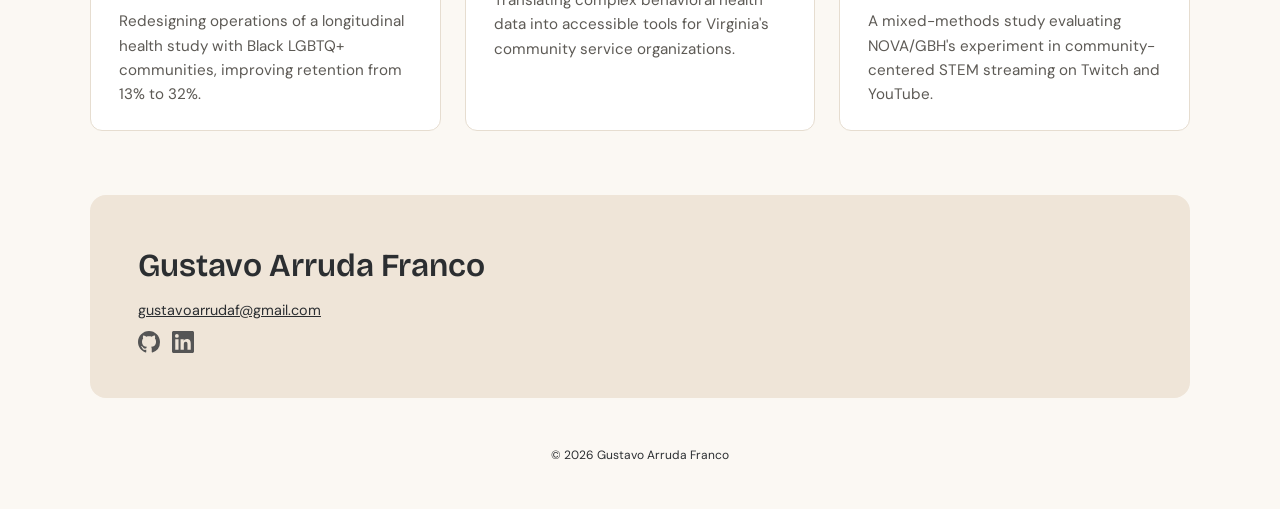
<file: post/adrielle-modas/index.html>
<!DOCTYPE html>
<html lang="en">
<head>
<meta charset="utf-8">
<meta name="viewport" content="width=device-width, initial-scale=1">
<title>Adrielle Modas | Gustavo Arruda Franco</title>
<meta name="description" content="Digital rebranding of small-town legacy clothing store.">
<meta property="og:title" content="Adrielle Modas | Gustavo Arruda Franco">
<meta property="og:description" content="Digital rebranding of small-town legacy clothing store.">
<meta property="og:type" content="website">
<meta property="og:url" content="https://www.arrudafranco.com/post/adrielle-modas">
<meta property="og:image" content="https://www.arrudafranco.com/images/62b202_72b867f26eb642e38a27fb91ae7e3a95~mv2.jpg">
<meta name="twitter:card" content="summary_large_image">
<link rel="canonical" href="https://www.arrudafranco.com/post/adrielle-modas">
<link rel="icon" href="/images/62b202_48bd0dae88c1403a88b9efbafeedb46f~mv2.jpg">
<link rel="preconnect" href="https://fonts.googleapis.com">
<link rel="preconnect" href="https://fonts.gstatic.com" crossorigin>
<link href="https://fonts.googleapis.com/css2?family=Bricolage+Grotesque:opsz,wght@12..96,600;12..96,700&family=DM+Sans:ital,opsz,wght@0,9..40,400;0,9..40,700;1,9..40,400&display=swap" rel="stylesheet">
<link rel="stylesheet" href="/assets/style.css">
</head>
<body>
<a class="skip" href="#main">Skip to content</a>
<header class="site-header">
  <div class="wrap header-inner">
    <a class="brand" href="/"><span class="brand-name">Gustavo Arruda Franco</span><span class="brand-sub">Research Portfolio</span></a>
    <nav aria-label="Main"><a href="/">Home</a><a href="/resume">Resume</a><a href="/cases" aria-current="page">Cases</a></nav>
  </div>
</header>
<main id="main">

<article class="post wrap-post">
  <p class="meta"><time datetime="2021-07-02">Jul 2, 2021</time> · 2 min read</p>
  <h1>Adrielle Modas</h1>
  <div class="post-body">
<h2>Context</h2>
<p>· <strong>32-years clothing store</strong> in <strong>small town</strong> community of 20,000 inhabitants in Central Brazil.</p>
<p>· Originally a <strong>one-stop business</strong> with wide variety in its inventory, spanning both genders, all ages, bed and bath, casual to business casual.</p>
<div class="gallery"><img loading="lazy" decoding="async" src="/images/62b202_349041d691334b1aa494692a27750293~mv2.jpg" alt="Exterior of the Adrielle Modas storefront on a street corner"><img loading="lazy" decoding="async" src="/images/62b202_cb4172c8ed4c4bceac976d55b45bc305~mv2.jpg" alt="Inside the Adrielle Modas store: shelves of folded clothing and racks of children's wear"></div>
<h2>Problem</h2>
<p>· <strong>No digital presence</strong> when the first local <strong>COVID lockdown</strong> orders started.</p>
<h2>Main objective</h2>
<p>· <strong>Create an online presence</strong> for the store that was <strong>self-sustaining</strong> after the duration of the project.</p>
<h2>Method</h2>
<p>· <strong>Open-ended interviews </strong>with both<strong> management and the sales team, </strong>concerning perceptions of their <strong>current market positioning </strong>and <strong>main competitors.</strong></p>
<p>· While lacking direct client input, which would take a considerably longer time, this approach allowed us to get enough information to act quickly while still reducing our own biases and the biases of management.</p>
<p>· <strong>Competitive profiles</strong> of the <strong>main competitors</strong> identified in the previous stage, <strong>based on their online presence</strong>.</p>
<p>· Collaboration with design professional from a neighboring city (shout-out to <a href="https://www.instagram.com/egoflui/" target="_blank" rel="noopener">@egoflui</a>) based on results. </p>
<h2>Insights</h2>
<p><em>Competitive Advantages</em></p>
<p>· Exclusivity with a few major national <strong>mid-end casual brands</strong>.</p>
<p>· <strong>Comfort</strong> offered by a one-stop shop.</p>
<p>· Top provider of <strong>children’s clothing</strong>, now the store’s main source of revenue.</p>
<p><em>Setbacks</em></p>
<p>· Market share, initially the widest, now was highly contested.</p>
<p>· Anxiety to expand interest to teenager and young adult customer base.</p>
<h2>Position Statement</h2>
<blockquote>Adrielle Modas is a clothing store for the entire family. We offer all the casual basics your family needs, while prioritizing the quality standards you already trust. The comfort you know from infancy, now also available online.</blockquote>
<h2>Visual Identity</h2>
<div class="gallery"><img loading="lazy" decoding="async" src="/images/62b202_72b867f26eb642e38a27fb91ae7e3a95~mv2.jpg" alt="Adrielle Modas logo: a rose pink interlocking 'AM' monogram above 'Adrielle Modas, since 1988'"><a href="https://www.instagram.com/adrielle.moda/" target="_blank" rel="noopener"><img loading="lazy" decoding="async" src="/images/62b202_67d3d92e9a9c4d7db6371662d3e8e549~mv2.jpg" alt="The Adrielle Modas Instagram profile showing the new logo, bio, and story highlights"></a></div>
<h2>Results</h2>
<p>· <strong>Tripled sales </strong>in one quarter.</p>
<p>· Followed on <a href="https://www.instagram.com/adrielle.moda/" target="_blank" rel="noopener">Instagram</a> by<strong> 20% of women between 15 and 65 years </strong>old in 20,000-people town.</p>
<p>· First results when "Adrielle Modas" is searched on Google.</p>
<p>· Self-sustaining digital presence successfully implemented.</p>

  </div>
  <p class="tags"><a class="tag" href="/cases#design-user-experience">Design &amp; User Experience</a></p>
</article>
<section class="related wrap-cards">
  <div class="related-head"><h2>Related Posts</h2><a href="/cases">See All</a></div>
  <div class="card-grid card-grid-3">
<article class="card card-col" data-cats="research-operations design-user-experience">
  <a class="card-link" href="/post/systems-approach-to-participant-retention">
    <div class="card-img"><img loading="lazy" decoding="async" src="/images/62b202_034c48bd6bd248509689f6b797ee684d~mv2.png" alt="Referral program incentive diagram for the Neighborhoods &amp; Networks (N2) Study, an NIH/CDC-funded longitudinal cohort study, showing $25 per referral equals up to $200 for 8 referrals total, with illustrations of diverse participants wearing face masks"></div>
    <div class="card-body">
      <p class="meta"><time datetime="2025-11-26">Nov 26, 2025</time> · 4 min read</p>
      <h3>Systems Approach to Participant Retention</h3>
      <p class="card-desc">Redesigning operations of a longitudinal health study with Black LGBTQ+ communities, improving retention from 13% to 32%.</p>
    </div>
  </a>
</article>
<article class="card card-col" data-cats="design-user-experience">
  <a class="card-link" href="/post/virginia-wellbeing-dashboard">
    <div class="card-img card-img-contain"><img loading="lazy" decoding="async" src="/images/62b202_3d112b2587d24531bbbdab44dd270e27~mv2.png" alt="Data visualization from Arlington County&#x27;s Community Wellbeing Prediction Score page showing lead exposure risk. Large headline number (21.5%) is emphasized in yellow, with contextual text explaining this is higher than Virginia&#x27;s 11.5% state rate and 88% of service areas."></div>
    <div class="card-body">
      <p class="meta"><time datetime="2025-11-26">Nov 26, 2025</time> · 3 min read</p>
      <h3>Virginia Wellbeing Dashboard</h3>
      <p class="card-desc">Translating complex behavioral health data into accessible tools for Virginia&#x27;s community service organizations.</p>
    </div>
  </a>
</article>
<article class="card card-col" data-cats="research-operations design-user-experience">
  <a class="card-link" href="/post/how-to-design-public-tv-for-the-livestreaming-age">
    <div class="card-img"><img loading="lazy" decoding="async" src="/images/62b202_13148a9d7de34052a4e44938f9586332~mv2.jpg" alt="Screenshot from Building Stuff with NOVA livestream showing host Dr. Nehemiah Mabry and a guest engineer, both wearing hard hats, during a field trip to NC State Constructed Facilities Lab"></div>
    <div class="card-body">
      <p class="meta"><time datetime="2025-11-26">Nov 26, 2025</time> · 2 min read</p>
      <h3>How to Design Public TV for the Livestreaming Age</h3>
      <p class="card-desc">A mixed-methods study evaluating NOVA/GBH&#x27;s experiment in community-centered STEM streaming on Twitch and YouTube.</p>
    </div>
  </a>
</article>
  </div>
</section>

</main>
<footer class="site-footer">
  <div class="footer-card wrap">
    <p class="footer-name">Gustavo Arruda Franco</p>
    <p><a href="mailto:gustavoarrudaf@gmail.com">gustavoarrudaf@gmail.com</a></p>
    <p class="socials"><a href="https://github.com/arrudafranco" aria-label="GitHub" target="_blank" rel="noopener"><svg viewBox="0 0 16 16" aria-hidden="true"><path fill="currentColor" d="M8 0C3.58 0 0 3.58 0 8c0 3.54 2.29 6.53 5.47 7.59.4.07.55-.17.55-.38 0-.19-.01-.82-.01-1.49-2.01.37-2.53-.49-2.69-.94-.09-.23-.48-.94-.82-1.13-.28-.15-.68-.52-.01-.53.63-.01 1.08.58 1.23.82.72 1.21 1.87.87 2.33.66.07-.52.28-.87.51-1.07-1.78-.2-3.64-.89-3.64-3.95 0-.87.31-1.59.82-2.15-.08-.2-.36-1.02.08-2.12 0 0 .67-.21 2.2.82.64-.18 1.32-.27 2-.27.68 0 1.36.09 2 .27 1.53-1.04 2.2-.82 2.2-.82.44 1.1.16 1.92.08 2.12.51.56.82 1.27.82 2.15 0 3.07-1.87 3.75-3.65 3.95.29.25.54.73.54 1.48 0 1.07-.01 1.93-.01 2.2 0 .21.15.46.55.38A8.013 8.013 0 0016 8c0-4.42-3.58-8-8-8z"/></svg></a><a href="https://www.linkedin.com/in/gustavo-arruda-franco/" aria-label="LinkedIn" target="_blank" rel="noopener"><svg viewBox="0 0 24 24" aria-hidden="true"><path fill="currentColor" d="M20.45 20.45h-3.56v-5.57c0-1.33-.02-3.04-1.85-3.04-1.85 0-2.14 1.45-2.14 2.94v5.67H9.35V9h3.41v1.56h.05c.48-.9 1.64-1.85 3.37-1.85 3.6 0 4.27 2.37 4.27 5.46v6.28zM5.34 7.43a2.06 2.06 0 110-4.13 2.06 2.06 0 010 4.13zM7.12 20.45H3.56V9h3.56v11.45zM22.22 0H1.77C.79 0 0 .77 0 1.73v20.54C0 23.23.79 24 1.77 24h20.45c.98 0 1.78-.77 1.78-1.73V1.73C24 .77 23.2 0 22.22 0z"/></svg></a></p>
  </div>
  <p class="copyright">© 2026 Gustavo Arruda Franco</p>
</footer>
</body>
</html>
</file>
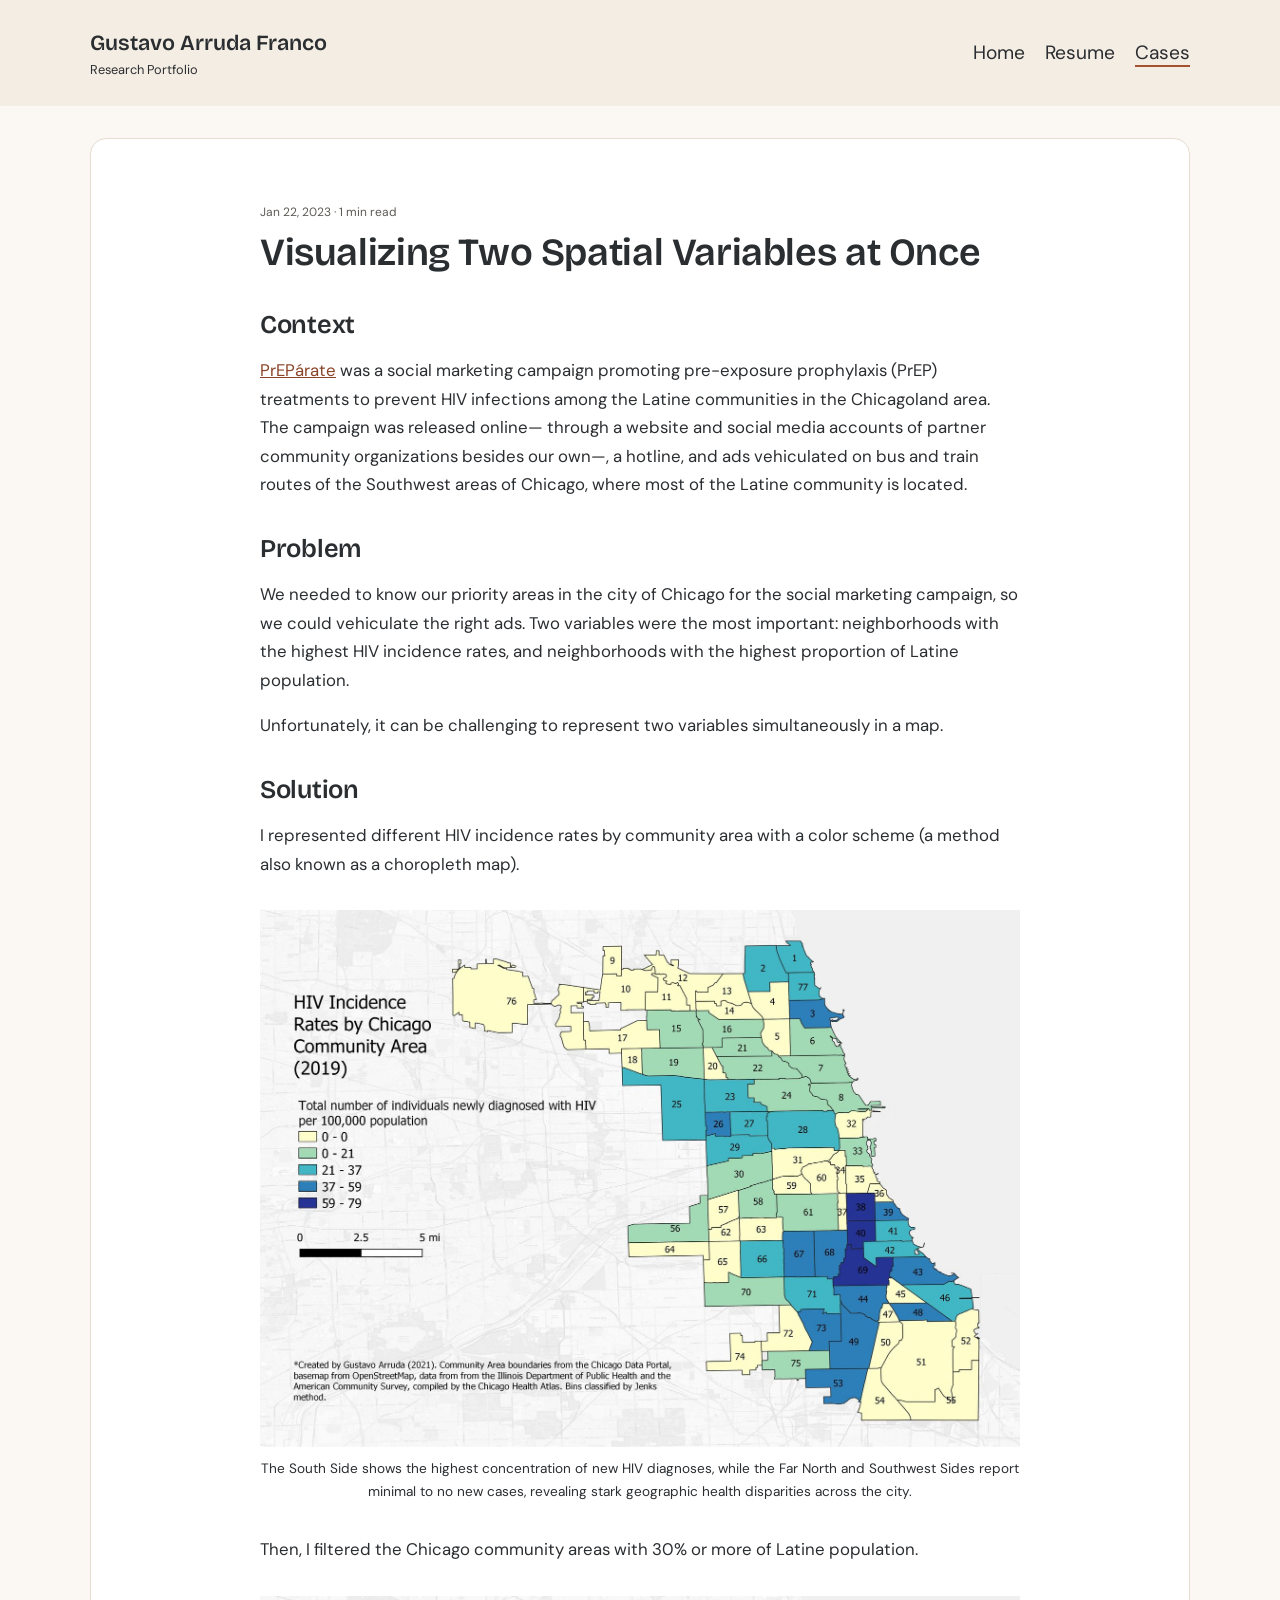
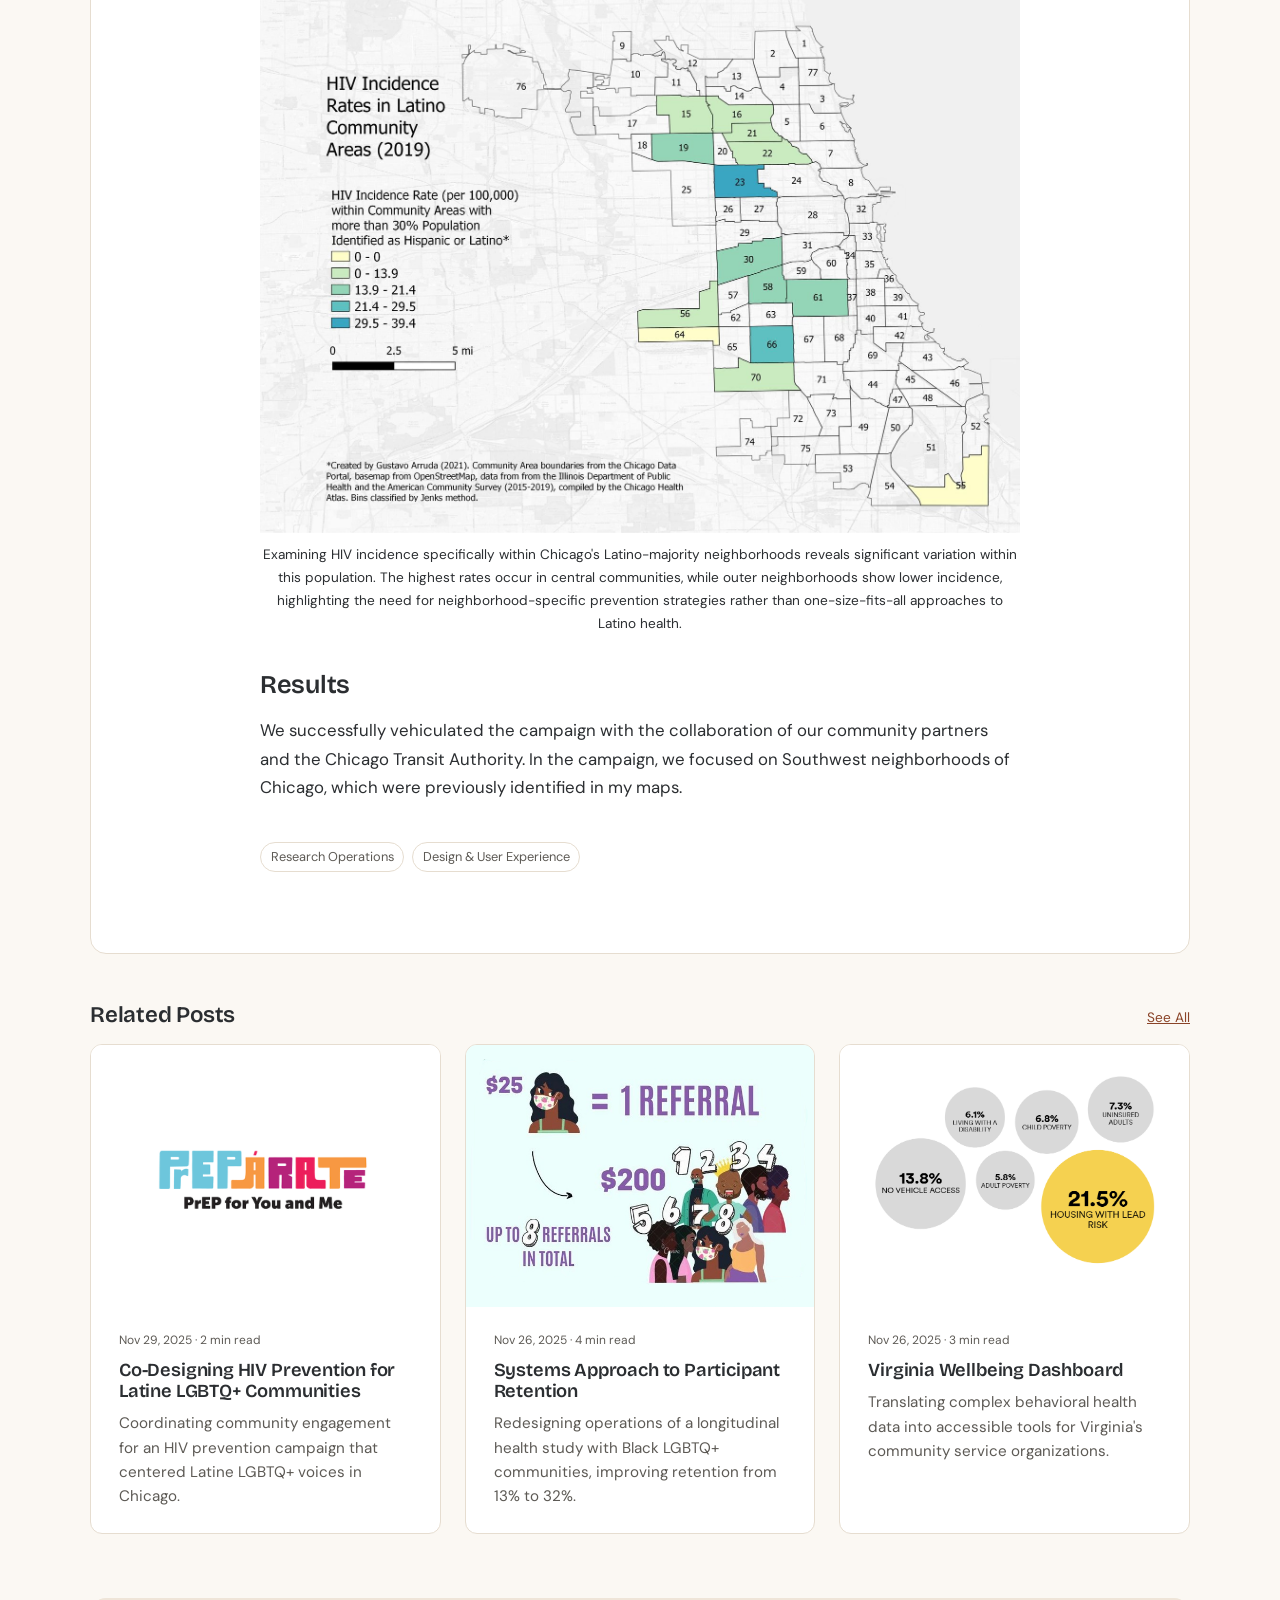
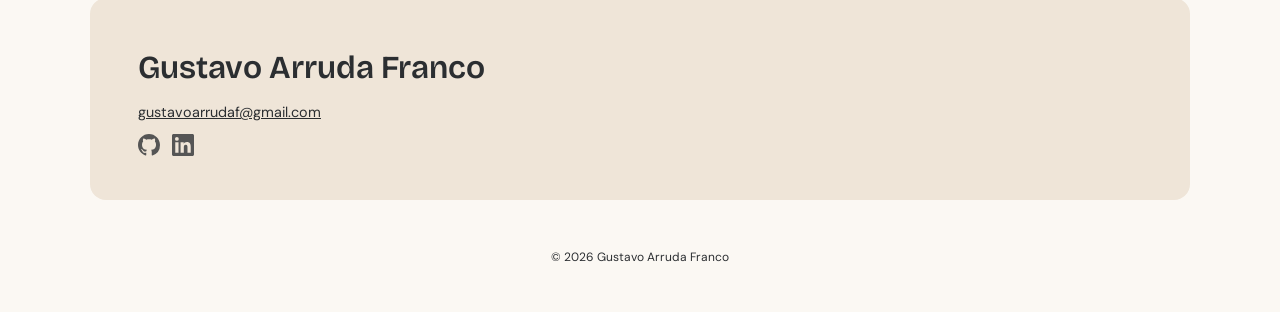
<file: post/bivariate-maps/index.html>
<!DOCTYPE html>
<html lang="en">
<head>
<meta charset="utf-8">
<meta name="viewport" content="width=device-width, initial-scale=1">
<title>Visualizing Two Spatial Variables at Once | Gustavo Arruda Franco</title>
<meta name="description" content="I represented different HIV incidence rates by Latine community area with a color scheme (a method also known a choropleth map).">
<meta property="og:title" content="Visualizing Two Spatial Variables at Once | Gustavo Arruda Franco">
<meta property="og:description" content="I represented different HIV incidence rates by Latine community area with a color scheme (a method also known a choropleth map).">
<meta property="og:type" content="website">
<meta property="og:url" content="https://www.arrudafranco.com/post/bivariate-maps">
<meta property="og:image" content="https://www.arrudafranco.com/images/62b202_f2106660c20b4e6886053f3232020545~mv2.jpeg">
<meta name="twitter:card" content="summary_large_image">
<link rel="canonical" href="https://www.arrudafranco.com/post/bivariate-maps">
<link rel="icon" href="/images/62b202_48bd0dae88c1403a88b9efbafeedb46f~mv2.jpg">
<link rel="preconnect" href="https://fonts.googleapis.com">
<link rel="preconnect" href="https://fonts.gstatic.com" crossorigin>
<link href="https://fonts.googleapis.com/css2?family=Bricolage+Grotesque:opsz,wght@12..96,600;12..96,700&family=DM+Sans:ital,opsz,wght@0,9..40,400;0,9..40,700;1,9..40,400&display=swap" rel="stylesheet">
<link rel="stylesheet" href="/assets/style.css">
</head>
<body>
<a class="skip" href="#main">Skip to content</a>
<header class="site-header">
  <div class="wrap header-inner">
    <a class="brand" href="/"><span class="brand-name">Gustavo Arruda Franco</span><span class="brand-sub">Research Portfolio</span></a>
    <nav aria-label="Main"><a href="/">Home</a><a href="/resume">Resume</a><a href="/cases" aria-current="page">Cases</a></nav>
  </div>
</header>
<main id="main">

<article class="post wrap-post">
  <p class="meta"><time datetime="2023-01-22">Jan 22, 2023</time> · 1 min read</p>
  <h1>Visualizing Two Spatial Variables at Once</h1>
  <div class="post-body">
<h2>Context</h2>
<p><a href="https://www.preparate.info/" target="_blank" rel="noopener">PrEPárate</a> was a social marketing campaign promoting pre-exposure prophylaxis (PrEP) treatments to prevent HIV infections among the Latine communities in the Chicagoland area. The campaign was released online— through a website and social media accounts of partner community organizations besides our own—, a hotline, and ads vehiculated on bus and train routes of the Southwest areas of Chicago, where most of the Latine community is located.</p>
<h2>Problem</h2>
<p>We needed to know our priority areas in the city of Chicago for the social marketing campaign, so we could vehiculate the right ads. Two variables were the most important: neighborhoods with the highest HIV incidence rates, and neighborhoods with the highest proportion of Latine population.</p>
<p>Unfortunately, it can be challenging to represent two variables simultaneously in a map.</p>
<h2>Solution</h2>
<p>I represented different HIV incidence rates by community area with a color scheme (a method also known as a choropleth map).</p>
<figure><img loading="lazy" decoding="async" src="/images/62b202_2716cd5177d04560b737721270d53f25~mv2.jpeg" alt="Choropleth map titled 'HIV Incidence Rates by Chicago Community Area (2019)' showing Chicago's 77 numbered community areas. Legend shows 'Total number of individuals newly diagnosed with HIV per 100,000 population' in five categories: pale yellow (0-0), light green (0-21), teal (21-37), medium blue (37-59), and dark blue (59-79). Scale bar indicates 0 to 5 miles. Attribution text reads: Created by Gustavo Arruda (2021), Community Area boundaries from Chicago Data Portal, basemap from OpenStreetMap, data from Illinois Department of Public Health and American Community Survey, compiled by Chicago Health Atlas, bins classified by Jenks method.">
<figcaption>The South Side shows the highest concentration of new HIV diagnoses, while the Far North and Southwest Sides report minimal to no new cases, revealing stark geographic health disparities across the city.</figcaption></figure>
<p>Then, I filtered the Chicago community areas with 30% or more of Latine population.</p>
<figure><img loading="lazy" decoding="async" src="/images/62b202_f2106660c20b4e6886053f3232020545~mv2.jpeg" alt="Choropleth map titled 'HIV Incidence Rates in Latino Community Areas (2019)' showing select Chicago community areas. Legend indicates 'HIV Incidence Rate (per 100,000) within Community Areas with more than 30% Population Identified as Hispanic or Latino' in five categories: pale yellow (0-0), light green (0-13.9), medium green (13.9-21.4), teal (21.4-29.5), and darker teal (29.5-39.4). Scale bar shows 0 to 5 miles. Attribution reads: Created by Gustavo Arruda (2021), Community Area boundaries from Chicago Data Portal, basemap from OpenStreetMap, data from Illinois Department of Public Health and American Community Survey (2015-2019), compiled by Chicago Health Atlas, bins classified by Jenks method.">
<figcaption>Examining HIV incidence specifically within Chicago's Latino-majority neighborhoods reveals significant variation within this population. The highest rates occur in central communities, while outer neighborhoods show lower incidence, highlighting the need for neighborhood-specific prevention strategies rather than one-size-fits-all approaches to Latino health.</figcaption></figure>
<h2>Results</h2>
<p>We successfully vehiculated the campaign with the collaboration of our community partners and the Chicago Transit Authority. In the campaign, we focused on Southwest neighborhoods of Chicago, which were previously identified in my maps.</p>

  </div>
  <p class="tags"><a class="tag" href="/cases#research-operations">Research Operations</a><a class="tag" href="/cases#design-user-experience">Design &amp; User Experience</a></p>
</article>
<section class="related wrap-cards">
  <div class="related-head"><h2>Related Posts</h2><a href="/cases">See All</a></div>
  <div class="card-grid card-grid-3">
<article class="card card-col" data-cats="research-operations">
  <a class="card-link" href="/post/co-designing-hiv-prevention-for-latine-lgbtq-communities">
    <div class="card-img card-img-contain"><img loading="lazy" decoding="async" src="/images/62b202_234d0de4f4714a199ffac08f4cfade54~mv2.png" alt="PrEPárate campaign logo with colorful block letters in light blue, orange, magenta, and purple spelling the campaign name. Black tagline below reads &#x27;PrEP for You and Me&#x27; on white background."></div>
    <div class="card-body">
      <p class="meta"><time datetime="2025-11-29">Nov 29, 2025</time> · 2 min read</p>
      <h3>Co-Designing HIV Prevention for Latine LGBTQ+ Communities</h3>
      <p class="card-desc">Coordinating community engagement for an HIV prevention campaign that centered Latine LGBTQ+ voices in Chicago.</p>
    </div>
  </a>
</article>
<article class="card card-col" data-cats="research-operations design-user-experience">
  <a class="card-link" href="/post/systems-approach-to-participant-retention">
    <div class="card-img"><img loading="lazy" decoding="async" src="/images/62b202_034c48bd6bd248509689f6b797ee684d~mv2.png" alt="Referral program incentive diagram for the Neighborhoods &amp; Networks (N2) Study, an NIH/CDC-funded longitudinal cohort study, showing $25 per referral equals up to $200 for 8 referrals total, with illustrations of diverse participants wearing face masks"></div>
    <div class="card-body">
      <p class="meta"><time datetime="2025-11-26">Nov 26, 2025</time> · 4 min read</p>
      <h3>Systems Approach to Participant Retention</h3>
      <p class="card-desc">Redesigning operations of a longitudinal health study with Black LGBTQ+ communities, improving retention from 13% to 32%.</p>
    </div>
  </a>
</article>
<article class="card card-col" data-cats="design-user-experience">
  <a class="card-link" href="/post/virginia-wellbeing-dashboard">
    <div class="card-img card-img-contain"><img loading="lazy" decoding="async" src="/images/62b202_3d112b2587d24531bbbdab44dd270e27~mv2.png" alt="Data visualization from Arlington County&#x27;s Community Wellbeing Prediction Score page showing lead exposure risk. Large headline number (21.5%) is emphasized in yellow, with contextual text explaining this is higher than Virginia&#x27;s 11.5% state rate and 88% of service areas."></div>
    <div class="card-body">
      <p class="meta"><time datetime="2025-11-26">Nov 26, 2025</time> · 3 min read</p>
      <h3>Virginia Wellbeing Dashboard</h3>
      <p class="card-desc">Translating complex behavioral health data into accessible tools for Virginia&#x27;s community service organizations.</p>
    </div>
  </a>
</article>
  </div>
</section>

</main>
<footer class="site-footer">
  <div class="footer-card wrap">
    <p class="footer-name">Gustavo Arruda Franco</p>
    <p><a href="mailto:gustavoarrudaf@gmail.com">gustavoarrudaf@gmail.com</a></p>
    <p class="socials"><a href="https://github.com/arrudafranco" aria-label="GitHub" target="_blank" rel="noopener"><svg viewBox="0 0 16 16" aria-hidden="true"><path fill="currentColor" d="M8 0C3.58 0 0 3.58 0 8c0 3.54 2.29 6.53 5.47 7.59.4.07.55-.17.55-.38 0-.19-.01-.82-.01-1.49-2.01.37-2.53-.49-2.69-.94-.09-.23-.48-.94-.82-1.13-.28-.15-.68-.52-.01-.53.63-.01 1.08.58 1.23.82.72 1.21 1.87.87 2.33.66.07-.52.28-.87.51-1.07-1.78-.2-3.64-.89-3.64-3.95 0-.87.31-1.59.82-2.15-.08-.2-.36-1.02.08-2.12 0 0 .67-.21 2.2.82.64-.18 1.32-.27 2-.27.68 0 1.36.09 2 .27 1.53-1.04 2.2-.82 2.2-.82.44 1.1.16 1.92.08 2.12.51.56.82 1.27.82 2.15 0 3.07-1.87 3.75-3.65 3.95.29.25.54.73.54 1.48 0 1.07-.01 1.93-.01 2.2 0 .21.15.46.55.38A8.013 8.013 0 0016 8c0-4.42-3.58-8-8-8z"/></svg></a><a href="https://www.linkedin.com/in/gustavo-arruda-franco/" aria-label="LinkedIn" target="_blank" rel="noopener"><svg viewBox="0 0 24 24" aria-hidden="true"><path fill="currentColor" d="M20.45 20.45h-3.56v-5.57c0-1.33-.02-3.04-1.85-3.04-1.85 0-2.14 1.45-2.14 2.94v5.67H9.35V9h3.41v1.56h.05c.48-.9 1.64-1.85 3.37-1.85 3.6 0 4.27 2.37 4.27 5.46v6.28zM5.34 7.43a2.06 2.06 0 110-4.13 2.06 2.06 0 010 4.13zM7.12 20.45H3.56V9h3.56v11.45zM22.22 0H1.77C.79 0 0 .77 0 1.73v20.54C0 23.23.79 24 1.77 24h20.45c.98 0 1.78-.77 1.78-1.73V1.73C24 .77 23.2 0 22.22 0z"/></svg></a></p>
  </div>
  <p class="copyright">© 2026 Gustavo Arruda Franco</p>
</footer>
</body>
</html>
</file>
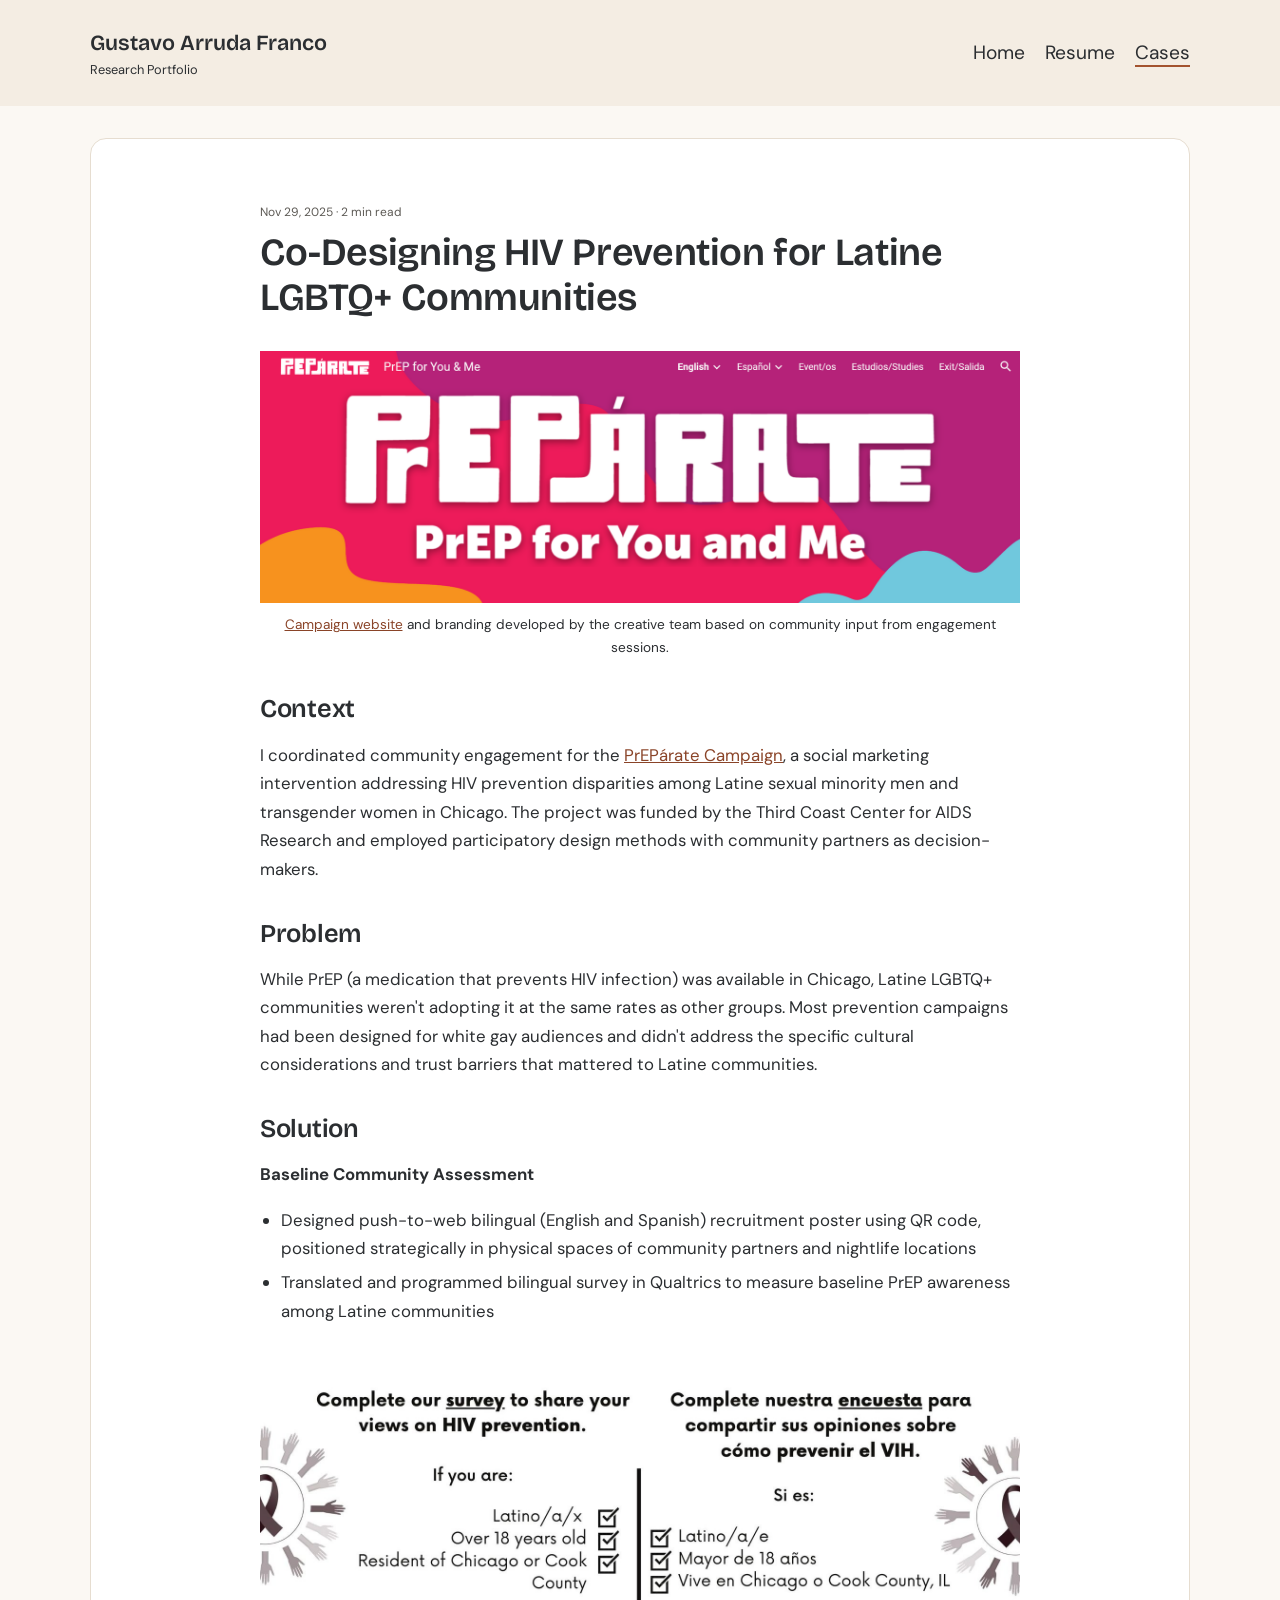
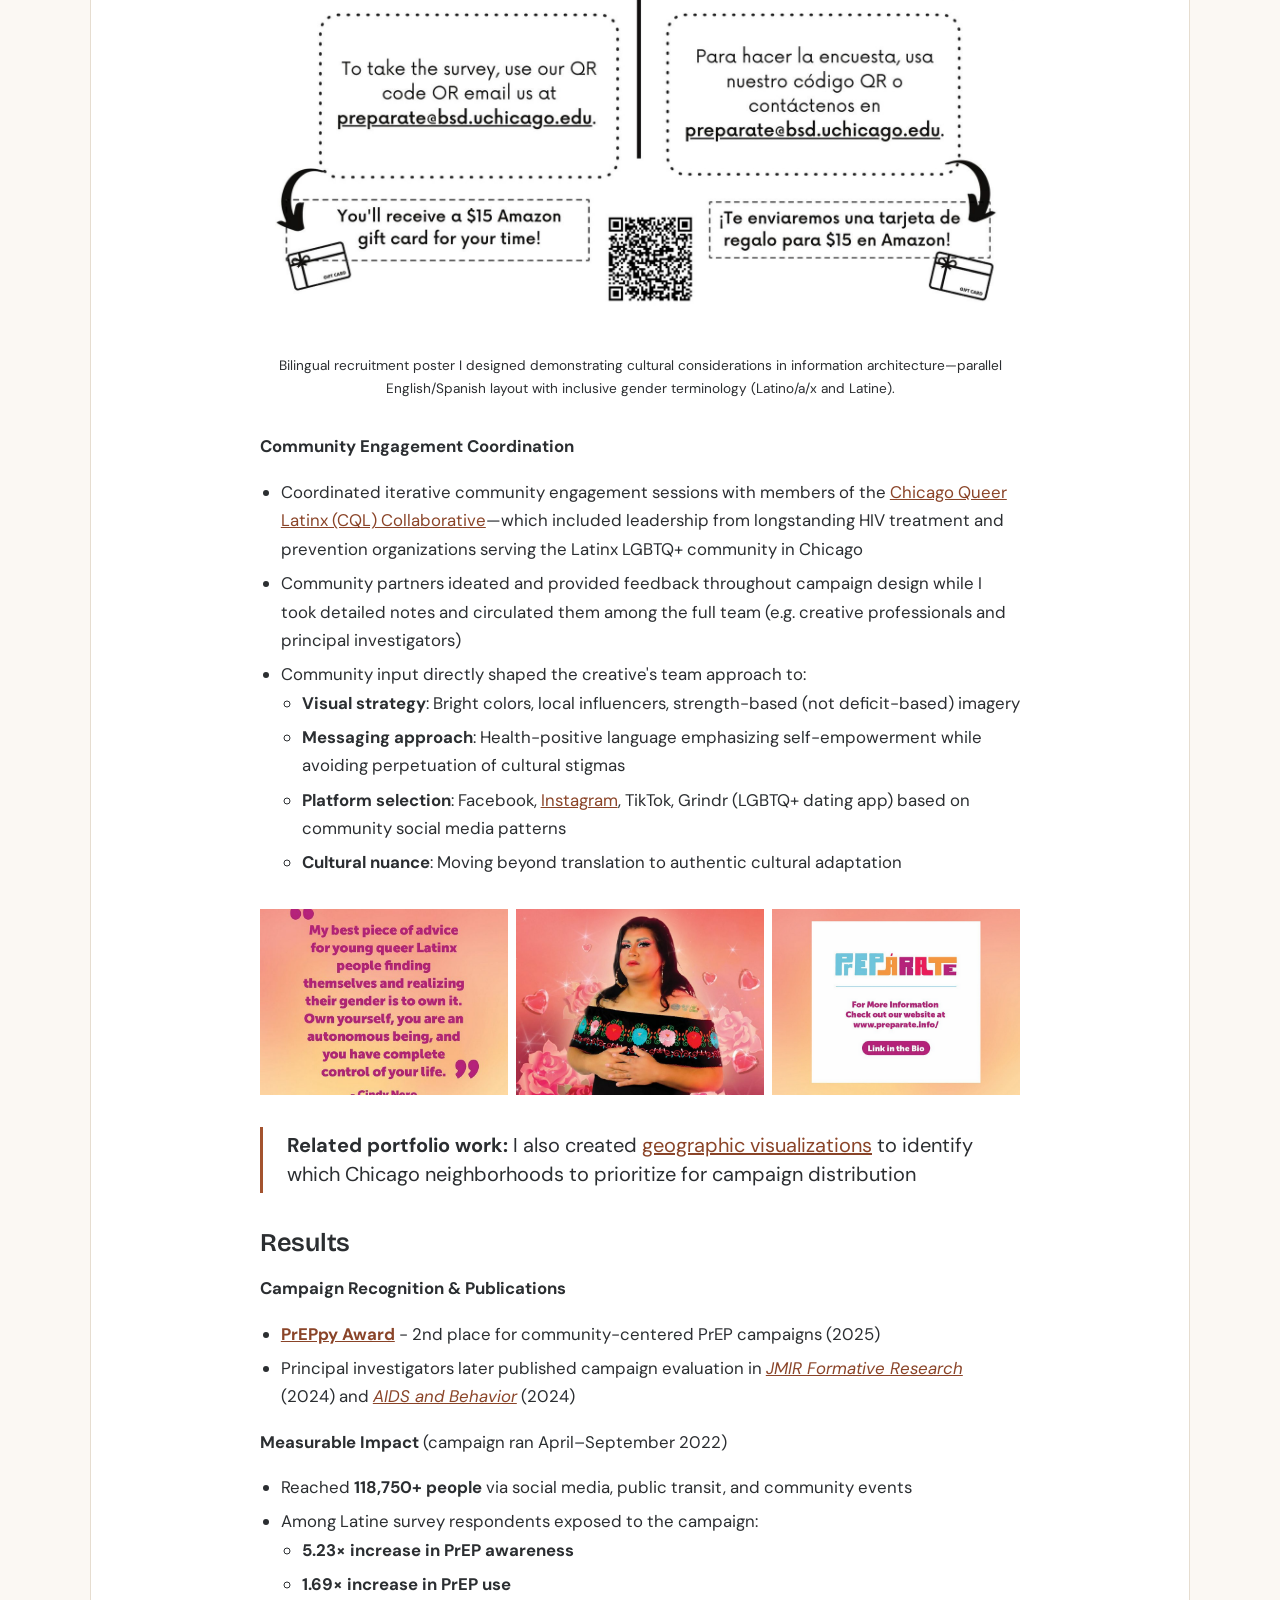
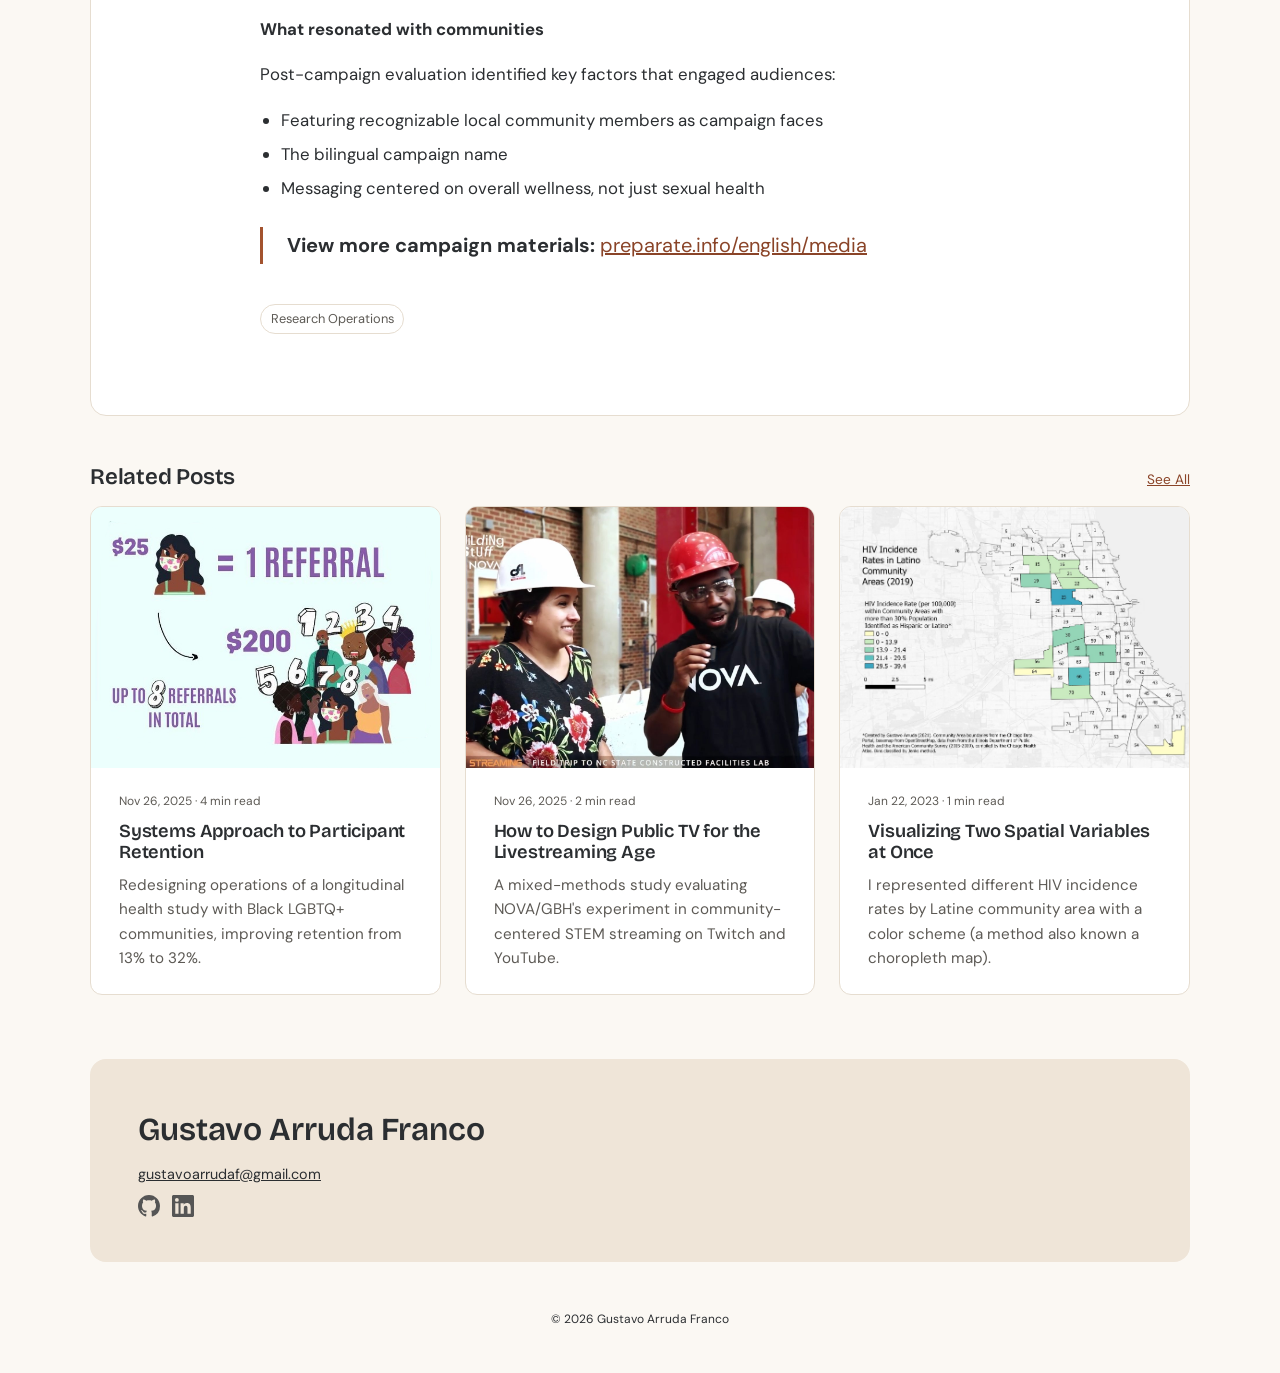
<file: post/co-designing-hiv-prevention-for-latine-lgbtq-communities/index.html>
<!DOCTYPE html>
<html lang="en">
<head>
<meta charset="utf-8">
<meta name="viewport" content="width=device-width, initial-scale=1">
<title>Co-Designing HIV Prevention for Latine LGBTQ+ Communities | Gustavo Arruda Franco</title>
<meta name="description" content="Coordinating community engagement for an HIV prevention campaign that centered Latine LGBTQ+ voices in Chicago.">
<meta property="og:title" content="Co-Designing HIV Prevention for Latine LGBTQ+ Communities | Gustavo Arruda Franco">
<meta property="og:description" content="Coordinating community engagement for an HIV prevention campaign that centered Latine LGBTQ+ voices in Chicago.">
<meta property="og:type" content="website">
<meta property="og:url" content="https://www.arrudafranco.com/post/co-designing-hiv-prevention-for-latine-lgbtq-communities">
<meta property="og:image" content="https://www.arrudafranco.com/images/62b202_234d0de4f4714a199ffac08f4cfade54~mv2.png">
<meta name="twitter:card" content="summary_large_image">
<link rel="canonical" href="https://www.arrudafranco.com/post/co-designing-hiv-prevention-for-latine-lgbtq-communities">
<link rel="icon" href="/images/62b202_48bd0dae88c1403a88b9efbafeedb46f~mv2.jpg">
<link rel="preconnect" href="https://fonts.googleapis.com">
<link rel="preconnect" href="https://fonts.gstatic.com" crossorigin>
<link href="https://fonts.googleapis.com/css2?family=Bricolage+Grotesque:opsz,wght@12..96,600;12..96,700&family=DM+Sans:ital,opsz,wght@0,9..40,400;0,9..40,700;1,9..40,400&display=swap" rel="stylesheet">
<link rel="stylesheet" href="/assets/style.css">
</head>
<body>
<a class="skip" href="#main">Skip to content</a>
<header class="site-header">
  <div class="wrap header-inner">
    <a class="brand" href="/"><span class="brand-name">Gustavo Arruda Franco</span><span class="brand-sub">Research Portfolio</span></a>
    <nav aria-label="Main"><a href="/">Home</a><a href="/resume">Resume</a><a href="/cases" aria-current="page">Cases</a></nav>
  </div>
</header>
<main id="main">

<article class="post wrap-post">
  <p class="meta"><time datetime="2025-11-29">Nov 29, 2025</time> · 2 min read</p>
  <h1>Co-Designing HIV Prevention for Latine LGBTQ+ Communities</h1>
  <div class="post-body">
<figure><img loading="lazy" decoding="async" src="/images/62b202_218f1b3de0224296bec1aefb37485c8c~mv2.png" alt="PrEPárate campaign website header with bold white logo against vibrant pink background with orange and teal gradient waves. Tagline reads 'PrEP for You and Me' with bilingual navigation menu showing English/Español options.">
<figcaption><a href="https://www.preparate.info/" target="_blank" rel="noopener">Campaign website</a> and branding developed by the creative team based on community input from engagement sessions.</figcaption></figure>
<h2>Context</h2>
<p>I coordinated community engagement for the <a href="https://www.preparate.info/" target="_blank" rel="noopener">PrEPárate Campaign</a>, a social marketing intervention addressing HIV prevention disparities among Latine sexual minority men and transgender women in Chicago. The project was funded by the Third Coast Center for AIDS Research and employed participatory design methods with community partners as decision-makers.</p>
<h2>Problem</h2>
<p>While PrEP (a medication that prevents HIV infection) was available in Chicago, Latine LGBTQ+ communities weren't adopting it at the same rates as other groups. Most prevention campaigns had been designed for white gay audiences and didn't address the specific cultural considerations and trust barriers that mattered to Latine communities.</p>
<h2>Solution</h2>
<p><strong>Baseline Community Assessment</strong></p>
<ul>
<li>Designed push-to-web bilingual (English and Spanish) recruitment poster using QR code, positioned strategically in physical spaces of community partners and nightlife locations</li>
<li>Translated and programmed bilingual survey in Qualtrics to measure baseline PrEP awareness among Latine communities</li></ul>
<figure><img loading="lazy" decoding="async" src="/images/62b202_4b144e7e585f42f792167bcb9537bfc5~mv2.jpg" alt="Bilingual English and Spanish survey recruitment poster with parallel layout. Left side in English and right side in Spanish invite Latino/a/x residents of Cook County over 18 to complete a survey about HIV prevention. Eligibility criteria shown with checkboxes, QR code for survey access, and offer of $15 Amazon gift card incentive. Community hands imagery decorates the borders.">
<figcaption>Bilingual recruitment poster I designed demonstrating cultural considerations in information architecture—parallel English/Spanish layout with inclusive gender terminology (Latino/a/x and Latine).</figcaption></figure>
<p><strong>Community Engagement Coordination</strong></p>
<ul>
<li>Coordinated iterative community engagement sessions with members of the <a href="https://cqlab.info/" target="_blank" rel="noopener">Chicago Queer Latinx (CQL) Collaborative</a>—which included leadership from longstanding HIV treatment and prevention organizations serving the Latinx LGBTQ+ community in Chicago</li>
<li>Community partners ideated and provided feedback throughout campaign design while I took detailed notes and circulated them among the full team (e.g. creative professionals and principal investigators)</li>
<li>Community input directly shaped the creative's team approach to:
<ul>
<li><strong>Visual strategy</strong>: Bright colors, local influencers, strength-based (not deficit-based) imagery</li>
<li><strong>Messaging approach</strong>: Health-positive language emphasizing self-empowerment while avoiding perpetuation of cultural stigmas</li>
<li><strong>Platform selection</strong>: Facebook, <a href="https://www.instagram.com/cqlab.info/" target="_blank" rel="noopener">Instagram</a>, TikTok, Grindr (LGBTQ+ dating app) based on community social media patterns</li>
<li><strong>Cultural nuance</strong>: Moving beyond translation to authentic cultural adaptation</li></ul></li></ul>
<div class="gallery"><img loading="lazy" decoding="async" src="/images/62b202_c02c9e97477d416787248aacd527c1ef~mv2.jpg" alt="PrEPárate social media post with a quote from Cindy Nero: 'My best piece of advice for young queer Latinx people finding themselves and realizing their gender is to own it. Own yourself, you are an autonomous being, and you have complete control of your life.'"><img loading="lazy" decoding="async" src="/images/62b202_6b2051fe13584329921b1d70de149a1f~mv2.jpg" alt="PrEPárate social media post featuring a community member in an embroidered off-shoulder blouse, against a pink background with roses and hearts"><img loading="lazy" decoding="async" src="/images/62b202_26e04ccf459f42e28eb29e97bbdaffe7~mv2.png" alt="PrEPárate social media post pointing viewers to www.preparate.info, with a 'Link in the Bio' button"></div>
<blockquote><strong>Related portfolio work:</strong> I also created <a href="/post/bivariate-maps">geographic visualizations</a> to identify which Chicago neighborhoods to prioritize for campaign distribution</blockquote>
<h2>Results</h2>
<p><strong>Campaign Recognition &amp; Publications</strong></p>
<ul>
<li><a href="https://www.facebook.com/NMACCommunity/photos/1125176632985495/" target="_blank" rel="noopener"><strong>PrEPpy Award</strong></a> - 2nd place for community-centered PrEP campaigns (2025)</li>
<li>Principal investigators later published campaign evaluation in <a href="https://formative.jmir.org/2024/1/e52842" target="_blank" rel="noopener"><em>JMIR Formative Research</em></a> (2024) and <a href="https://link.springer.com/article/10.1007/s10461-024-04484-y" target="_blank" rel="noopener"><em>AIDS and Behavior</em></a> (2024)</li></ul>
<p><strong>Measurable Impact</strong> (campaign ran April–September 2022)</p>
<ul>
<li>Reached <strong>118,750+ people</strong> via social media, public transit, and community events</li>
<li>Among Latine survey respondents exposed to the campaign:
<ul>
<li><strong>5.23× increase in PrEP awareness</strong></li>
<li><strong>1.69× increase in PrEP use</strong></li></ul></li></ul>
<p><strong>What resonated with communities</strong></p>
<p>Post-campaign evaluation identified key factors that engaged audiences:</p>
<ul>
<li>Featuring recognizable local community members as campaign faces</li>
<li>The bilingual campaign name</li>
<li>Messaging centered on overall wellness, not just sexual health</li></ul>
<blockquote><strong>View more campaign materials:</strong> <a href="http://preparate.info/english/media" target="_blank" rel="noopener">preparate.info/english/media</a></blockquote>

  </div>
  <p class="tags"><a class="tag" href="/cases#research-operations">Research Operations</a></p>
</article>
<section class="related wrap-cards">
  <div class="related-head"><h2>Related Posts</h2><a href="/cases">See All</a></div>
  <div class="card-grid card-grid-3">
<article class="card card-col" data-cats="research-operations design-user-experience">
  <a class="card-link" href="/post/systems-approach-to-participant-retention">
    <div class="card-img"><img loading="lazy" decoding="async" src="/images/62b202_034c48bd6bd248509689f6b797ee684d~mv2.png" alt="Referral program incentive diagram for the Neighborhoods &amp; Networks (N2) Study, an NIH/CDC-funded longitudinal cohort study, showing $25 per referral equals up to $200 for 8 referrals total, with illustrations of diverse participants wearing face masks"></div>
    <div class="card-body">
      <p class="meta"><time datetime="2025-11-26">Nov 26, 2025</time> · 4 min read</p>
      <h3>Systems Approach to Participant Retention</h3>
      <p class="card-desc">Redesigning operations of a longitudinal health study with Black LGBTQ+ communities, improving retention from 13% to 32%.</p>
    </div>
  </a>
</article>
<article class="card card-col" data-cats="research-operations design-user-experience">
  <a class="card-link" href="/post/how-to-design-public-tv-for-the-livestreaming-age">
    <div class="card-img"><img loading="lazy" decoding="async" src="/images/62b202_13148a9d7de34052a4e44938f9586332~mv2.jpg" alt="Screenshot from Building Stuff with NOVA livestream showing host Dr. Nehemiah Mabry and a guest engineer, both wearing hard hats, during a field trip to NC State Constructed Facilities Lab"></div>
    <div class="card-body">
      <p class="meta"><time datetime="2025-11-26">Nov 26, 2025</time> · 2 min read</p>
      <h3>How to Design Public TV for the Livestreaming Age</h3>
      <p class="card-desc">A mixed-methods study evaluating NOVA/GBH&#x27;s experiment in community-centered STEM streaming on Twitch and YouTube.</p>
    </div>
  </a>
</article>
<article class="card card-col" data-cats="research-operations design-user-experience">
  <a class="card-link" href="/post/bivariate-maps">
    <div class="card-img"><img loading="lazy" decoding="async" src="/images/62b202_f2106660c20b4e6886053f3232020545~mv2.jpeg" alt="Choropleth map of HIV incidence rates in Latino community areas of Chicago (2019)"></div>
    <div class="card-body">
      <p class="meta"><time datetime="2023-01-22">Jan 22, 2023</time> · 1 min read</p>
      <h3>Visualizing Two Spatial Variables at Once</h3>
      <p class="card-desc">I represented different HIV incidence rates by Latine community area with a color scheme (a method also known a choropleth map).</p>
    </div>
  </a>
</article>
  </div>
</section>

</main>
<footer class="site-footer">
  <div class="footer-card wrap">
    <p class="footer-name">Gustavo Arruda Franco</p>
    <p><a href="mailto:gustavoarrudaf@gmail.com">gustavoarrudaf@gmail.com</a></p>
    <p class="socials"><a href="https://github.com/arrudafranco" aria-label="GitHub" target="_blank" rel="noopener"><svg viewBox="0 0 16 16" aria-hidden="true"><path fill="currentColor" d="M8 0C3.58 0 0 3.58 0 8c0 3.54 2.29 6.53 5.47 7.59.4.07.55-.17.55-.38 0-.19-.01-.82-.01-1.49-2.01.37-2.53-.49-2.69-.94-.09-.23-.48-.94-.82-1.13-.28-.15-.68-.52-.01-.53.63-.01 1.08.58 1.23.82.72 1.21 1.87.87 2.33.66.07-.52.28-.87.51-1.07-1.78-.2-3.64-.89-3.64-3.95 0-.87.31-1.59.82-2.15-.08-.2-.36-1.02.08-2.12 0 0 .67-.21 2.2.82.64-.18 1.32-.27 2-.27.68 0 1.36.09 2 .27 1.53-1.04 2.2-.82 2.2-.82.44 1.1.16 1.92.08 2.12.51.56.82 1.27.82 2.15 0 3.07-1.87 3.75-3.65 3.95.29.25.54.73.54 1.48 0 1.07-.01 1.93-.01 2.2 0 .21.15.46.55.38A8.013 8.013 0 0016 8c0-4.42-3.58-8-8-8z"/></svg></a><a href="https://www.linkedin.com/in/gustavo-arruda-franco/" aria-label="LinkedIn" target="_blank" rel="noopener"><svg viewBox="0 0 24 24" aria-hidden="true"><path fill="currentColor" d="M20.45 20.45h-3.56v-5.57c0-1.33-.02-3.04-1.85-3.04-1.85 0-2.14 1.45-2.14 2.94v5.67H9.35V9h3.41v1.56h.05c.48-.9 1.64-1.85 3.37-1.85 3.6 0 4.27 2.37 4.27 5.46v6.28zM5.34 7.43a2.06 2.06 0 110-4.13 2.06 2.06 0 010 4.13zM7.12 20.45H3.56V9h3.56v11.45zM22.22 0H1.77C.79 0 0 .77 0 1.73v20.54C0 23.23.79 24 1.77 24h20.45c.98 0 1.78-.77 1.78-1.73V1.73C24 .77 23.2 0 22.22 0z"/></svg></a></p>
  </div>
  <p class="copyright">© 2026 Gustavo Arruda Franco</p>
</footer>
</body>
</html>
</file>
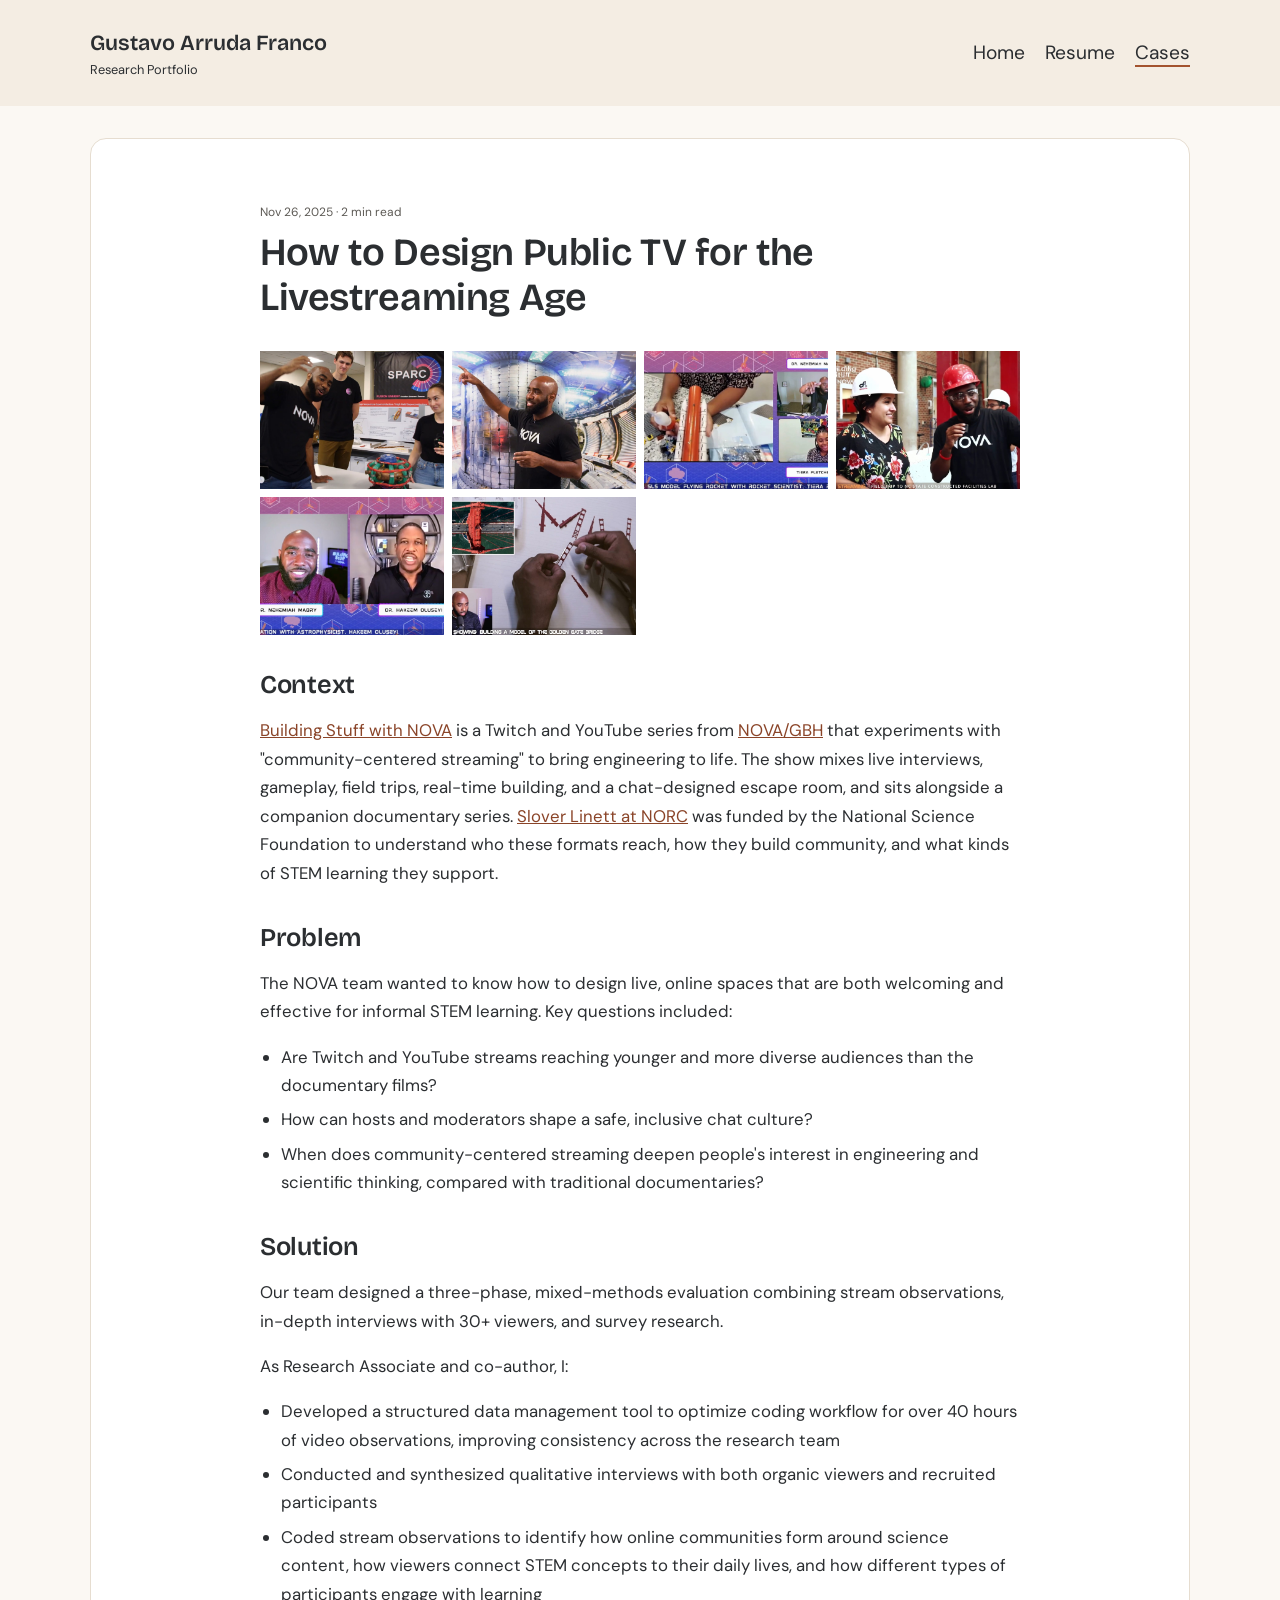
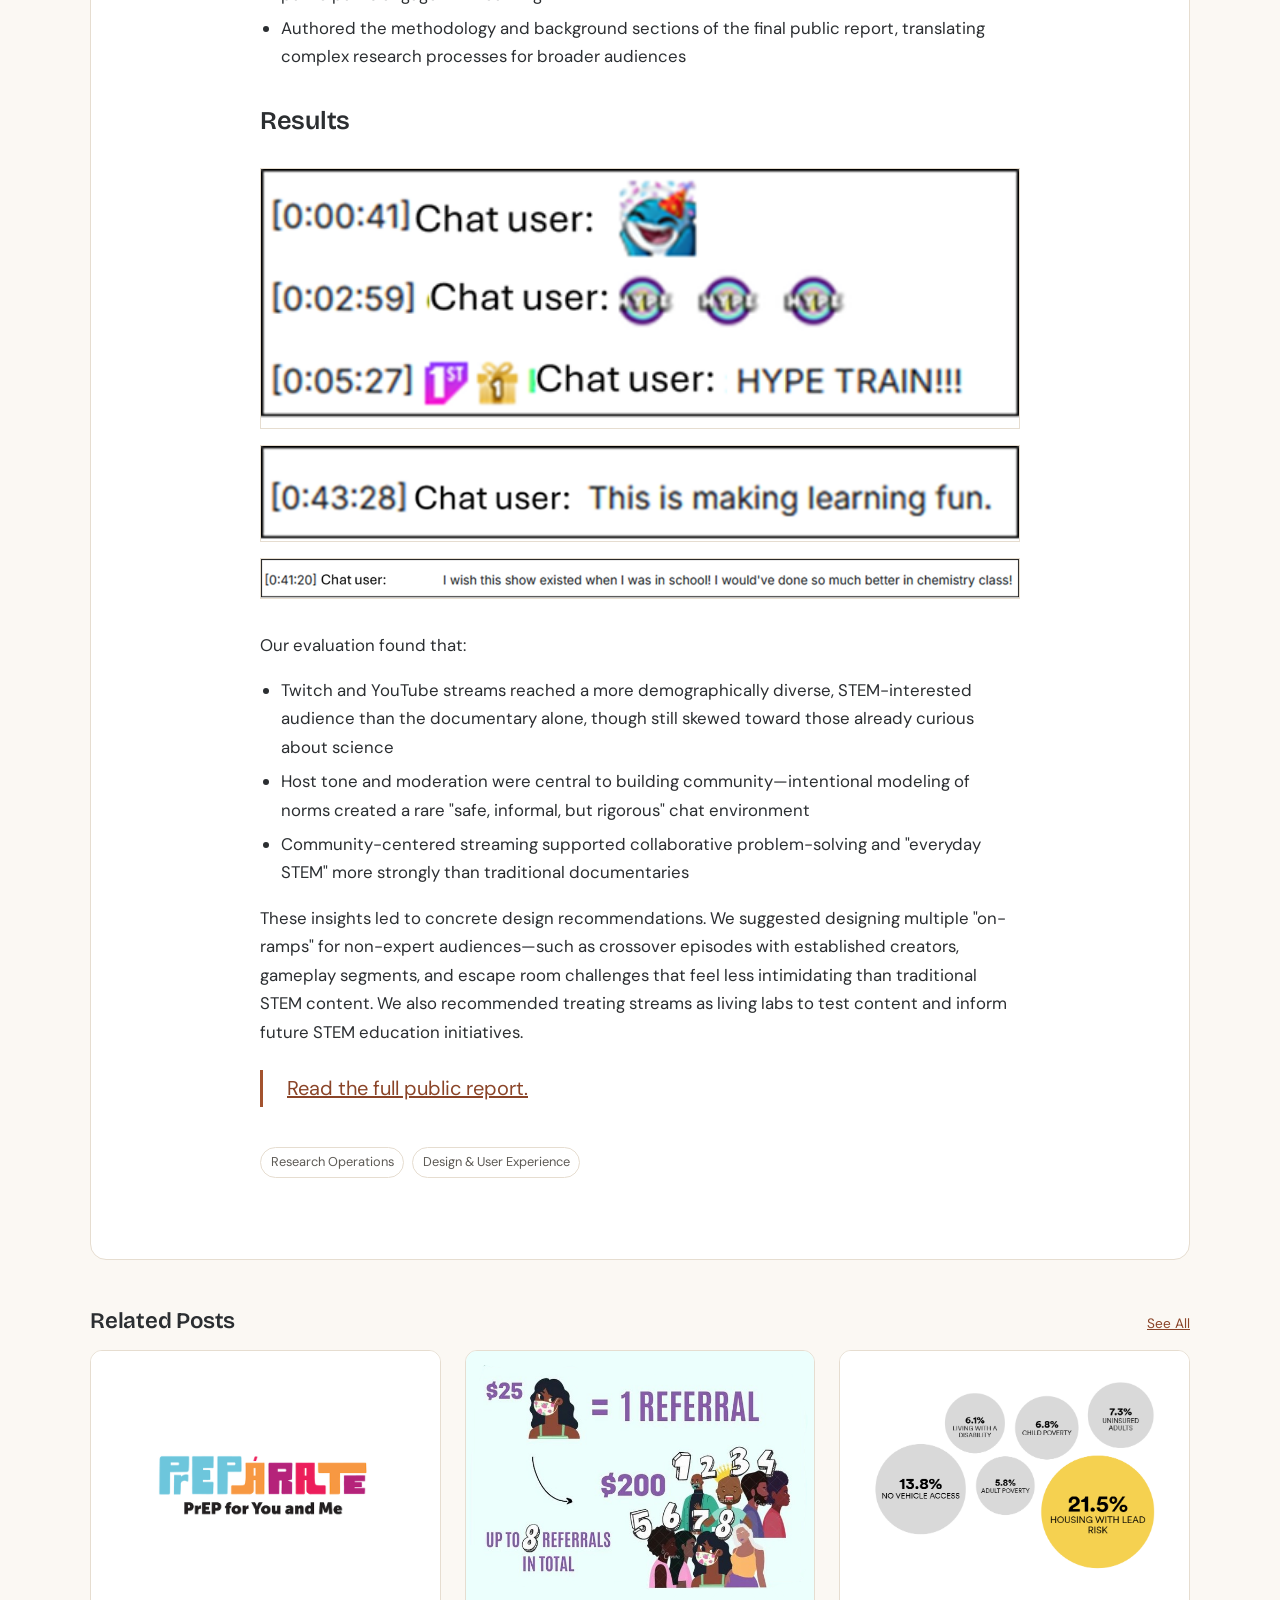
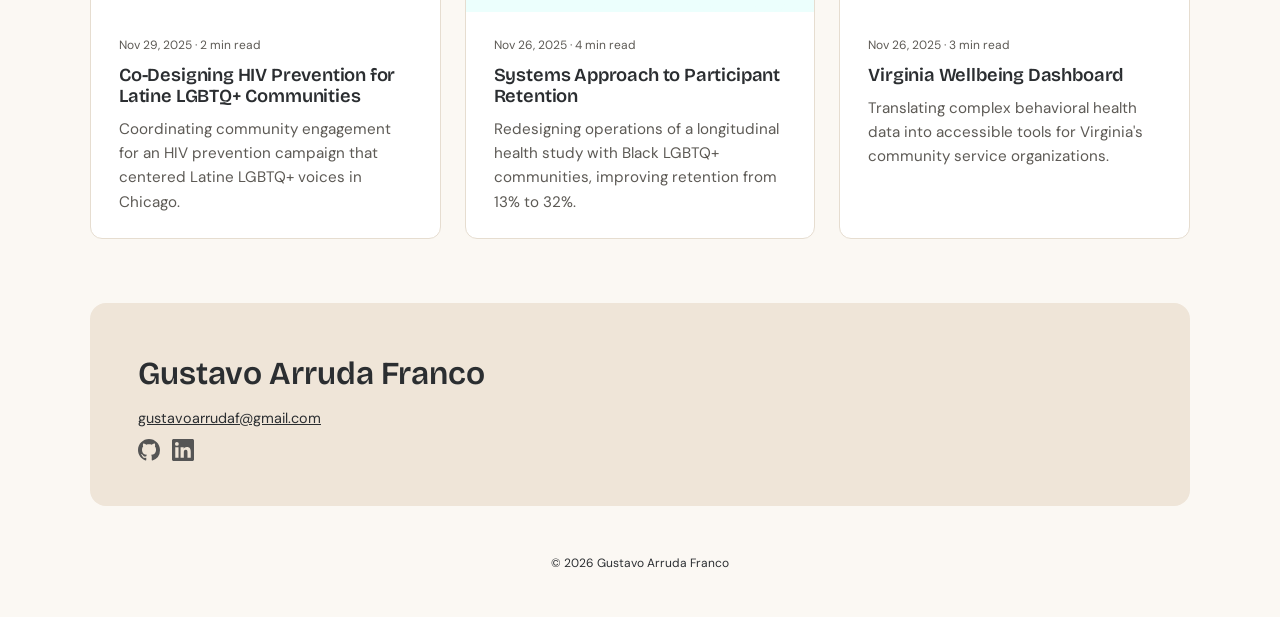
<file: post/how-to-design-public-tv-for-the-livestreaming-age/index.html>
<!DOCTYPE html>
<html lang="en">
<head>
<meta charset="utf-8">
<meta name="viewport" content="width=device-width, initial-scale=1">
<title>How to Design Public TV for the Livestreaming Age | Gustavo Arruda Franco</title>
<meta name="description" content="A mixed-methods study evaluating NOVA/GBH&#x27;s experiment in community-centered STEM streaming on Twitch and YouTube.">
<meta property="og:title" content="How to Design Public TV for the Livestreaming Age | Gustavo Arruda Franco">
<meta property="og:description" content="A mixed-methods study evaluating NOVA/GBH&#x27;s experiment in community-centered STEM streaming on Twitch and YouTube.">
<meta property="og:type" content="website">
<meta property="og:url" content="https://www.arrudafranco.com/post/how-to-design-public-tv-for-the-livestreaming-age">
<meta property="og:image" content="https://www.arrudafranco.com/images/62b202_13148a9d7de34052a4e44938f9586332~mv2.jpg">
<meta name="twitter:card" content="summary_large_image">
<link rel="canonical" href="https://www.arrudafranco.com/post/how-to-design-public-tv-for-the-livestreaming-age">
<link rel="icon" href="/images/62b202_48bd0dae88c1403a88b9efbafeedb46f~mv2.jpg">
<link rel="preconnect" href="https://fonts.googleapis.com">
<link rel="preconnect" href="https://fonts.gstatic.com" crossorigin>
<link href="https://fonts.googleapis.com/css2?family=Bricolage+Grotesque:opsz,wght@12..96,600;12..96,700&family=DM+Sans:ital,opsz,wght@0,9..40,400;0,9..40,700;1,9..40,400&display=swap" rel="stylesheet">
<link rel="stylesheet" href="/assets/style.css">
</head>
<body>
<a class="skip" href="#main">Skip to content</a>
<header class="site-header">
  <div class="wrap header-inner">
    <a class="brand" href="/"><span class="brand-name">Gustavo Arruda Franco</span><span class="brand-sub">Research Portfolio</span></a>
    <nav aria-label="Main"><a href="/">Home</a><a href="/resume">Resume</a><a href="/cases" aria-current="page">Cases</a></nav>
  </div>
</header>
<main id="main">

<article class="post wrap-post">
  <p class="meta"><time datetime="2025-11-26">Nov 26, 2025</time> · 2 min read</p>
  <h1>How to Design Public TV for the Livestreaming Age</h1>
  <div class="post-body">
<div class="gallery"><img loading="lazy" decoding="async" src="/images/62b202_ac65a86850d7444f8bec22b8c73dccd2~mv2.jpg" alt="Host Dr. Nehemiah Mabry in a NOVA t-shirt with two researchers beside a fusion device model, in front of a SPARC fusion energy poster"><img loading="lazy" decoding="async" src="/images/62b202_19c9f80f9707452a85150c3977fef334~mv2.jpg" alt="Host Dr. Nehemiah Mabry pointing out features inside a large fusion reactor chamber"><img loading="lazy" decoding="async" src="/images/62b202_74897b8a0a1846768cd2fecd4eb1d795~mv2.jpg" alt="Stream layout: rocket scientist Tiera Fletcher and host Dr. Nehemiah Mabry on webcams while a NASA SLS model rocket is built on screen"><img loading="lazy" decoding="async" src="/images/62b202_13148a9d7de34052a4e44938f9586332~mv2.jpg" alt="Host Dr. Nehemiah Mabry and a guest engineer in hard hats during a field trip to the NC State Constructed Facilities Lab"><img loading="lazy" decoding="async" src="/images/62b202_ed8461b3f69045f59fd43cb802207b29~mv2.jpg" alt="Stream layout: host Dr. Nehemiah Mabry in a video conversation with astrophysicist Dr. Hakeem Oluseyi"><img loading="lazy" decoding="async" src="/images/62b202_ca7a5b8d5caf45b6b680caf6615802ac~mv2.jpg" alt="Overhead shot of hands assembling a model of the Golden Gate Bridge, with a photo of the real bridge and the host's webcam inset"></div>
<h2>Context</h2>
<p><a href="https://www.twitch.tv/NOVABuildingStuff" target="_blank" rel="noopener">Building Stuff with NOVA</a> is a Twitch and YouTube series from <a href="https://www.wgbh.org/tv-shows/nova" target="_blank" rel="noopener">NOVA/GBH</a> that experiments with "community-centered streaming" to bring engineering to life. The show mixes live interviews, gameplay, field trips, real-time building, and a chat-designed escape room, and sits alongside a companion documentary series. <a href="https://www.norc.org/about/departments/slover-linett-at-norc.html" target="_blank" rel="noopener">Slover Linett at NORC</a> was funded by the National Science Foundation to understand who these formats reach, how they build community, and what kinds of STEM learning they support.</p>
<h2>Problem</h2>
<p>The NOVA team wanted to know how to design live, online spaces that are both welcoming and effective for informal STEM learning. Key questions included:</p>
<ul>
<li>Are Twitch and YouTube streams reaching younger and more diverse audiences than the documentary films?</li>
<li>How can hosts and moderators shape a safe, inclusive chat culture?</li>
<li>When does community-centered streaming deepen people's interest in engineering and scientific thinking, compared with traditional documentaries?</li></ul>
<h2>Solution</h2>
<p>Our team designed a three-phase, mixed-methods evaluation combining stream observations, in-depth interviews with 30+ viewers, and survey research.</p>
<p>As Research Associate and co-author, I:</p>
<ul>
<li>Developed a structured data management tool to optimize coding workflow for over 40 hours of video observations, improving consistency across the research team</li>
<li>Conducted and synthesized qualitative interviews with both organic viewers and recruited participants</li>
<li>Coded stream observations to identify how online communities form around science content, how viewers connect STEM concepts to their daily lives, and how different types of participants engage with learning</li>
<li>Authored the methodology and background sections of the final public report, translating complex research processes for broader audiences</li></ul>
<h2>Results</h2>
<div class="gallery gallery-stack"><img loading="lazy" decoding="async" src="/images/62b202_ce63be810a0a42b0aad811af9ebe8ade~mv2.png" alt="Stream chat excerpt: viewers posting emotes and 'HYPE TRAIN!!!'"><img loading="lazy" decoding="async" src="/images/62b202_54aeab4cb6204a328f66c726597c900a~mv2.png" alt="Stream chat excerpt: 'This is making learning fun.'"><img loading="lazy" decoding="async" src="/images/62b202_a399bb5227dc47f0bcb3b31f9ae063cb~mv2.png" alt="Stream chat excerpt: 'I wish this show existed when I was in school! I would've done so much better in chemistry class!'"></div>
<p>Our evaluation found that:</p>
<ul>
<li>Twitch and YouTube streams reached a more demographically diverse, STEM-interested audience than the documentary alone, though still skewed toward those already curious about science</li>
<li>Host tone and moderation were central to building community—intentional modeling of norms created a rare "safe, informal, but rigorous" chat environment</li>
<li>Community-centered streaming supported collaborative problem-solving and "everyday STEM" more strongly than traditional documentaries</li></ul>
<p>These insights led to concrete design recommendations. We suggested designing multiple "on-ramps" for non-expert audiences—such as crossover episodes with established creators, gameplay segments, and escape room challenges that feel less intimidating than traditional STEM content. We also recommended treating streams as living labs to test content and inform future STEM education initiatives.</p>
<blockquote><a href="https://informalscience.org/wp-content/uploads/2025/09/NOVA-Building-Stuff-Evaluation-FINAL-REPORT.pdf" target="_blank" rel="noopener">Read the full public report.</a></blockquote>

  </div>
  <p class="tags"><a class="tag" href="/cases#research-operations">Research Operations</a><a class="tag" href="/cases#design-user-experience">Design &amp; User Experience</a></p>
</article>
<section class="related wrap-cards">
  <div class="related-head"><h2>Related Posts</h2><a href="/cases">See All</a></div>
  <div class="card-grid card-grid-3">
<article class="card card-col" data-cats="research-operations">
  <a class="card-link" href="/post/co-designing-hiv-prevention-for-latine-lgbtq-communities">
    <div class="card-img card-img-contain"><img loading="lazy" decoding="async" src="/images/62b202_234d0de4f4714a199ffac08f4cfade54~mv2.png" alt="PrEPárate campaign logo with colorful block letters in light blue, orange, magenta, and purple spelling the campaign name. Black tagline below reads &#x27;PrEP for You and Me&#x27; on white background."></div>
    <div class="card-body">
      <p class="meta"><time datetime="2025-11-29">Nov 29, 2025</time> · 2 min read</p>
      <h3>Co-Designing HIV Prevention for Latine LGBTQ+ Communities</h3>
      <p class="card-desc">Coordinating community engagement for an HIV prevention campaign that centered Latine LGBTQ+ voices in Chicago.</p>
    </div>
  </a>
</article>
<article class="card card-col" data-cats="research-operations design-user-experience">
  <a class="card-link" href="/post/systems-approach-to-participant-retention">
    <div class="card-img"><img loading="lazy" decoding="async" src="/images/62b202_034c48bd6bd248509689f6b797ee684d~mv2.png" alt="Referral program incentive diagram for the Neighborhoods &amp; Networks (N2) Study, an NIH/CDC-funded longitudinal cohort study, showing $25 per referral equals up to $200 for 8 referrals total, with illustrations of diverse participants wearing face masks"></div>
    <div class="card-body">
      <p class="meta"><time datetime="2025-11-26">Nov 26, 2025</time> · 4 min read</p>
      <h3>Systems Approach to Participant Retention</h3>
      <p class="card-desc">Redesigning operations of a longitudinal health study with Black LGBTQ+ communities, improving retention from 13% to 32%.</p>
    </div>
  </a>
</article>
<article class="card card-col" data-cats="design-user-experience">
  <a class="card-link" href="/post/virginia-wellbeing-dashboard">
    <div class="card-img card-img-contain"><img loading="lazy" decoding="async" src="/images/62b202_3d112b2587d24531bbbdab44dd270e27~mv2.png" alt="Data visualization from Arlington County&#x27;s Community Wellbeing Prediction Score page showing lead exposure risk. Large headline number (21.5%) is emphasized in yellow, with contextual text explaining this is higher than Virginia&#x27;s 11.5% state rate and 88% of service areas."></div>
    <div class="card-body">
      <p class="meta"><time datetime="2025-11-26">Nov 26, 2025</time> · 3 min read</p>
      <h3>Virginia Wellbeing Dashboard</h3>
      <p class="card-desc">Translating complex behavioral health data into accessible tools for Virginia&#x27;s community service organizations.</p>
    </div>
  </a>
</article>
  </div>
</section>

</main>
<footer class="site-footer">
  <div class="footer-card wrap">
    <p class="footer-name">Gustavo Arruda Franco</p>
    <p><a href="mailto:gustavoarrudaf@gmail.com">gustavoarrudaf@gmail.com</a></p>
    <p class="socials"><a href="https://github.com/arrudafranco" aria-label="GitHub" target="_blank" rel="noopener"><svg viewBox="0 0 16 16" aria-hidden="true"><path fill="currentColor" d="M8 0C3.58 0 0 3.58 0 8c0 3.54 2.29 6.53 5.47 7.59.4.07.55-.17.55-.38 0-.19-.01-.82-.01-1.49-2.01.37-2.53-.49-2.69-.94-.09-.23-.48-.94-.82-1.13-.28-.15-.68-.52-.01-.53.63-.01 1.08.58 1.23.82.72 1.21 1.87.87 2.33.66.07-.52.28-.87.51-1.07-1.78-.2-3.64-.89-3.64-3.95 0-.87.31-1.59.82-2.15-.08-.2-.36-1.02.08-2.12 0 0 .67-.21 2.2.82.64-.18 1.32-.27 2-.27.68 0 1.36.09 2 .27 1.53-1.04 2.2-.82 2.2-.82.44 1.1.16 1.92.08 2.12.51.56.82 1.27.82 2.15 0 3.07-1.87 3.75-3.65 3.95.29.25.54.73.54 1.48 0 1.07-.01 1.93-.01 2.2 0 .21.15.46.55.38A8.013 8.013 0 0016 8c0-4.42-3.58-8-8-8z"/></svg></a><a href="https://www.linkedin.com/in/gustavo-arruda-franco/" aria-label="LinkedIn" target="_blank" rel="noopener"><svg viewBox="0 0 24 24" aria-hidden="true"><path fill="currentColor" d="M20.45 20.45h-3.56v-5.57c0-1.33-.02-3.04-1.85-3.04-1.85 0-2.14 1.45-2.14 2.94v5.67H9.35V9h3.41v1.56h.05c.48-.9 1.64-1.85 3.37-1.85 3.6 0 4.27 2.37 4.27 5.46v6.28zM5.34 7.43a2.06 2.06 0 110-4.13 2.06 2.06 0 010 4.13zM7.12 20.45H3.56V9h3.56v11.45zM22.22 0H1.77C.79 0 0 .77 0 1.73v20.54C0 23.23.79 24 1.77 24h20.45c.98 0 1.78-.77 1.78-1.73V1.73C24 .77 23.2 0 22.22 0z"/></svg></a></p>
  </div>
  <p class="copyright">© 2026 Gustavo Arruda Franco</p>
</footer>
</body>
</html>
</file>
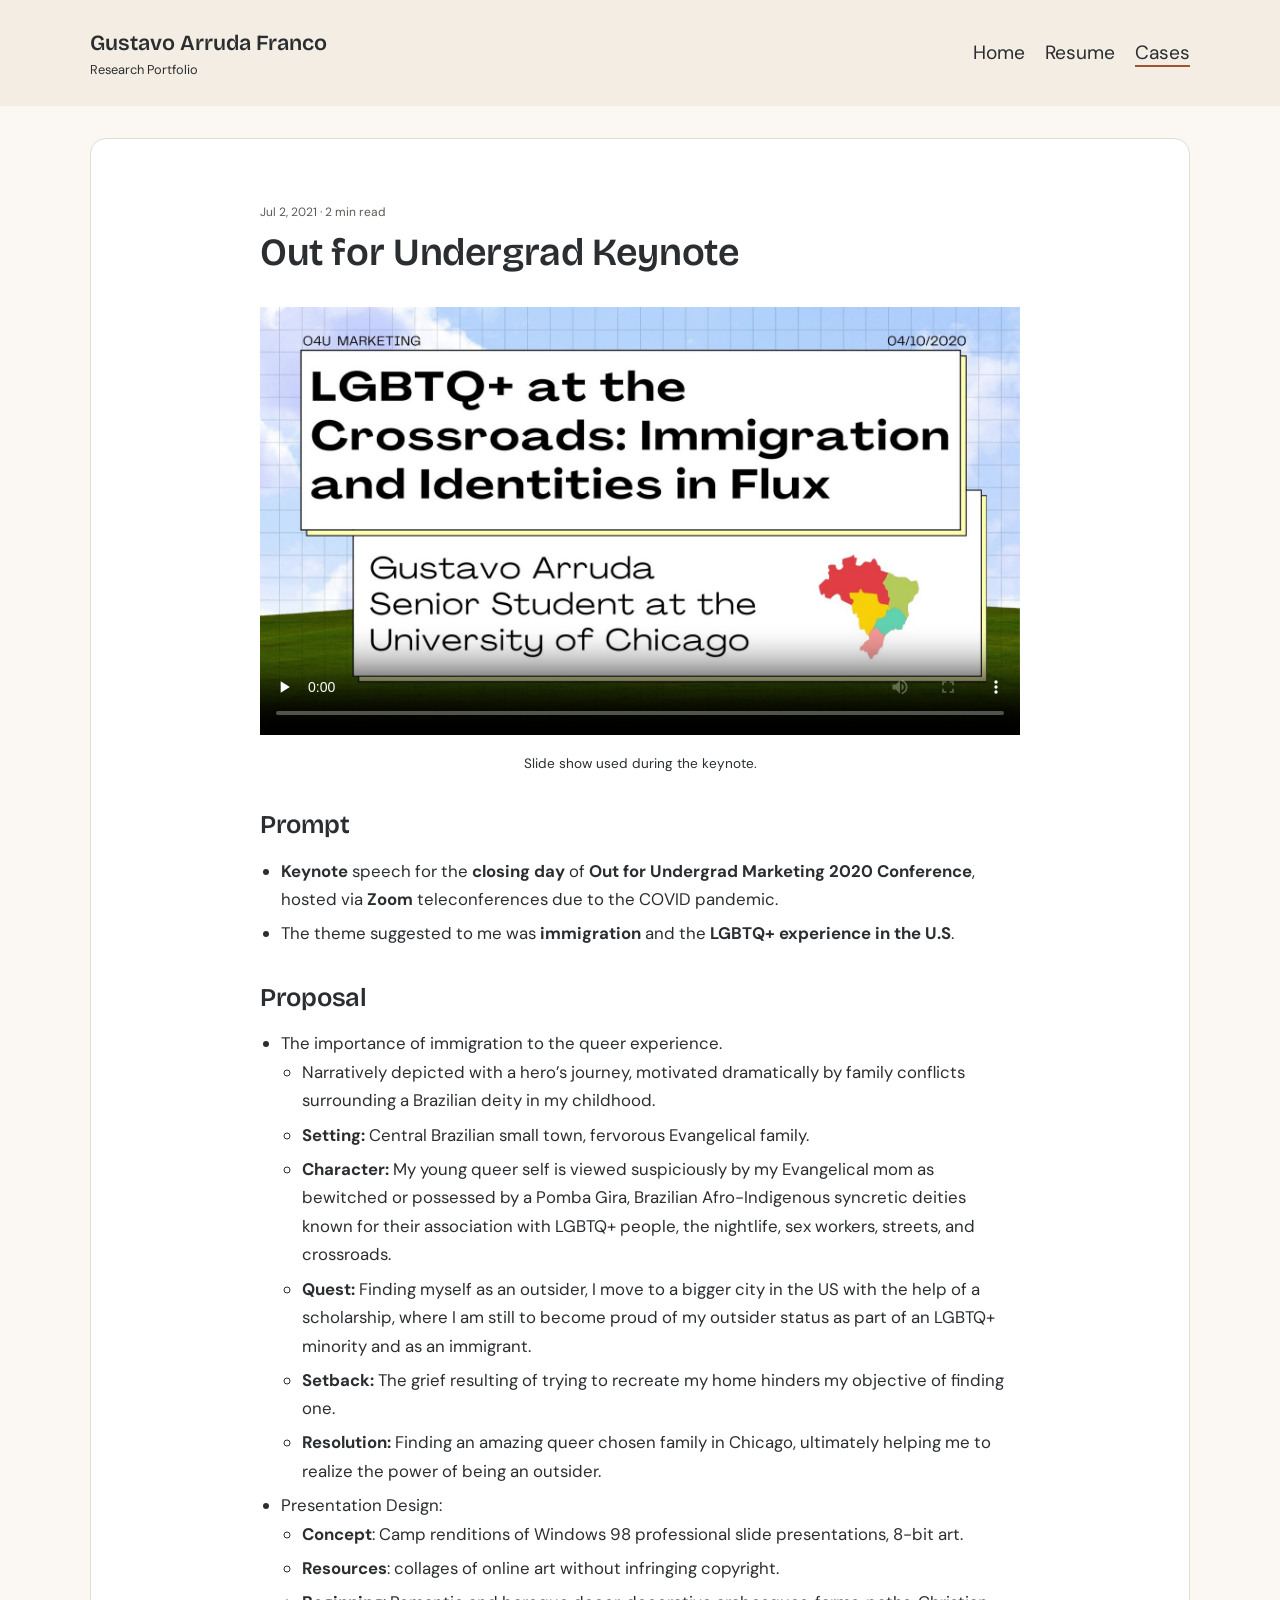
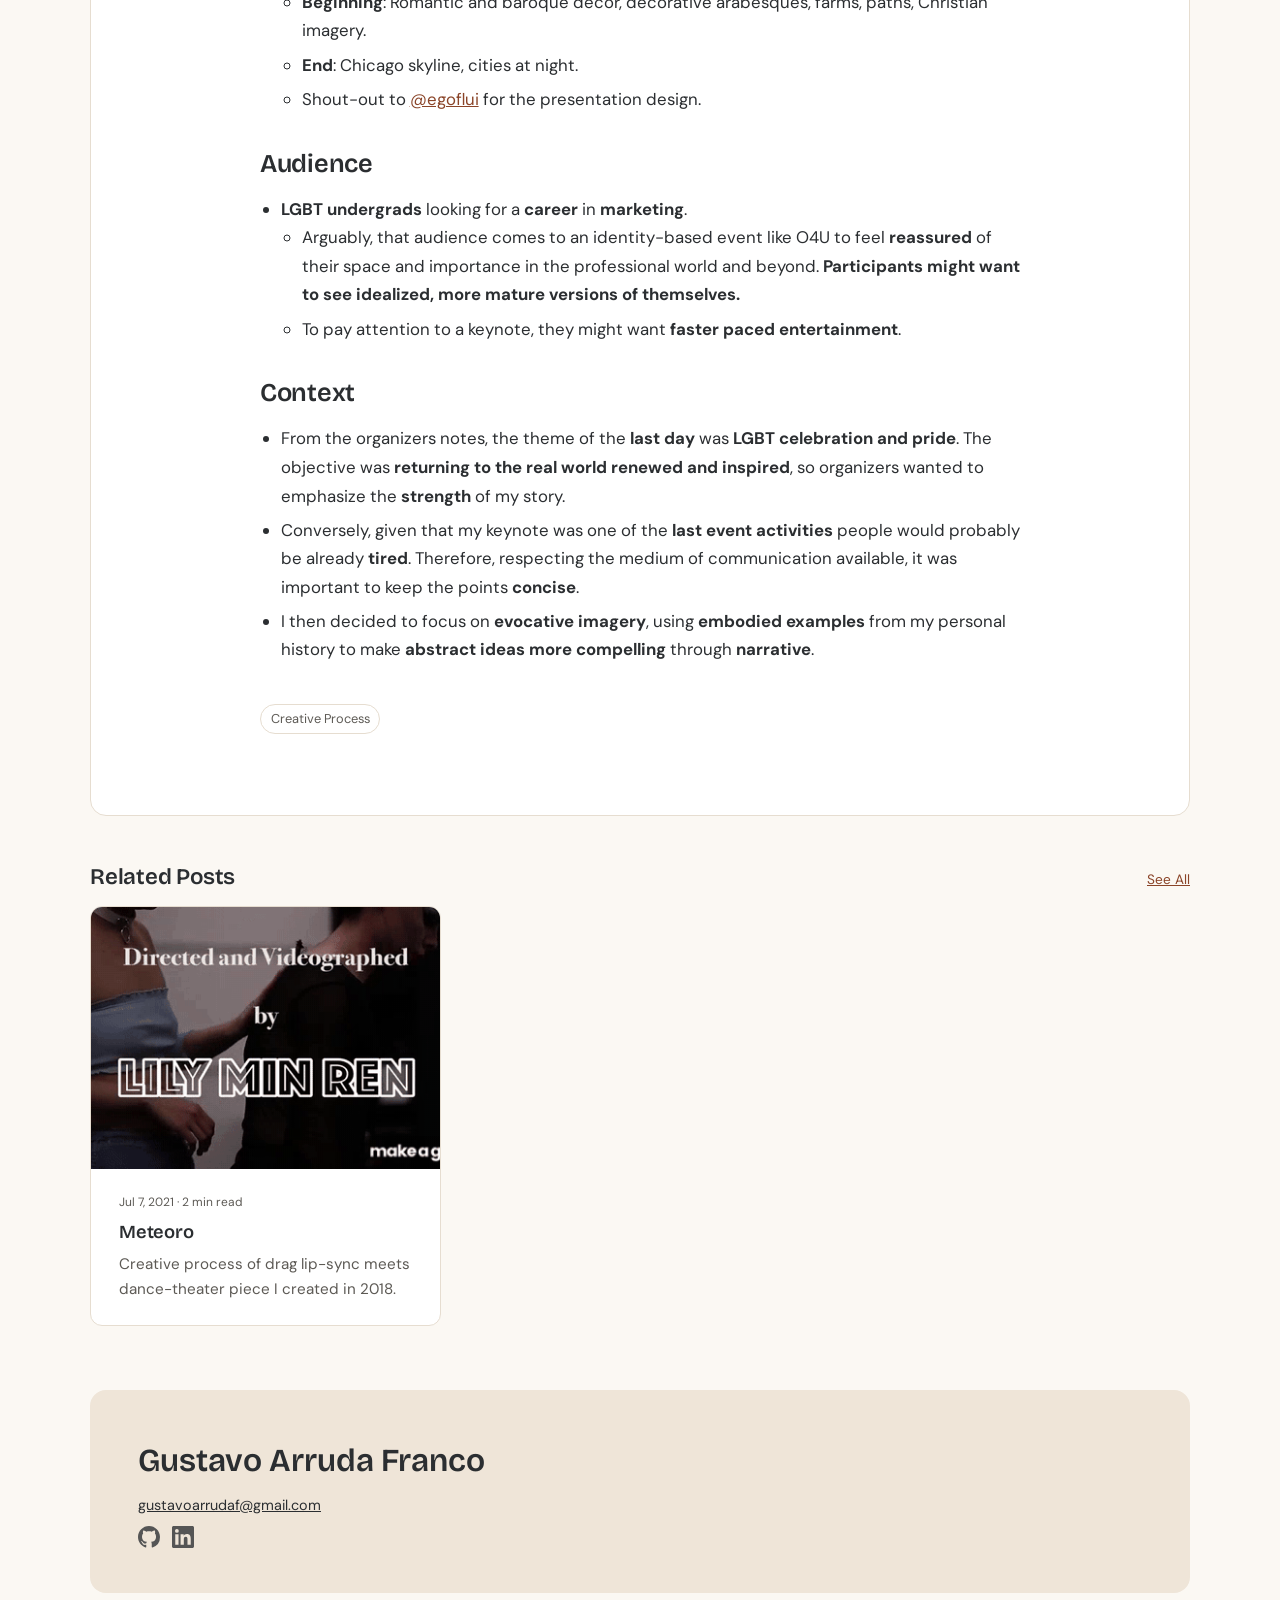
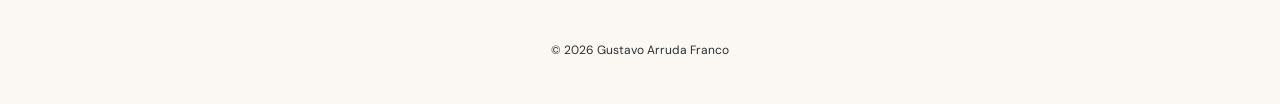
<file: post/keynote/index.html>
<!DOCTYPE html>
<html lang="en">
<head>
<meta charset="utf-8">
<meta name="viewport" content="width=device-width, initial-scale=1">
<title>Out for Undergrad Keynote | Gustavo Arruda Franco</title>
<meta name="description" content="Creative process for the keynote speech I presented at the last day of the Out for Undergrad Marketing 2020 Conference.">
<meta property="og:title" content="Out for Undergrad Keynote | Gustavo Arruda Franco">
<meta property="og:description" content="Creative process for the keynote speech I presented at the last day of the Out for Undergrad Marketing 2020 Conference.">
<meta property="og:type" content="website">
<meta property="og:url" content="https://www.arrudafranco.com/post/keynote">
<meta property="og:image" content="https://www.arrudafranco.com/images/62b202_1211fb0a1cf340fab92a9072e653da57~mv2.jpg">
<meta name="twitter:card" content="summary_large_image">
<link rel="canonical" href="https://www.arrudafranco.com/post/keynote">
<link rel="icon" href="/images/62b202_48bd0dae88c1403a88b9efbafeedb46f~mv2.jpg">
<link rel="preconnect" href="https://fonts.googleapis.com">
<link rel="preconnect" href="https://fonts.gstatic.com" crossorigin>
<link href="https://fonts.googleapis.com/css2?family=Bricolage+Grotesque:opsz,wght@12..96,600;12..96,700&family=DM+Sans:ital,opsz,wght@0,9..40,400;0,9..40,700;1,9..40,400&display=swap" rel="stylesheet">
<link rel="stylesheet" href="/assets/style.css">
</head>
<body>
<a class="skip" href="#main">Skip to content</a>
<header class="site-header">
  <div class="wrap header-inner">
    <a class="brand" href="/"><span class="brand-name">Gustavo Arruda Franco</span><span class="brand-sub">Research Portfolio</span></a>
    <nav aria-label="Main"><a href="/">Home</a><a href="/resume">Resume</a><a href="/cases" aria-current="page">Cases</a></nav>
  </div>
</header>
<main id="main">

<article class="post wrap-post">
  <p class="meta"><time datetime="2021-07-02">Jul 2, 2021</time> · 2 min read</p>
  <h1>Out for Undergrad Keynote</h1>
  <div class="post-body">
<figure><video src="/images/62b202_0d8c7b5565f348bfb486833aabc5b114.mp4" poster="/images/62b202_0d8c7b5565f348bfb486833aabc5b114f000.jpg" controls preload="none" playsinline></video>
<figcaption>Slide show used during the keynote.</figcaption></figure>
<h2>Prompt</h2>
<ul>
<li><strong>Keynote</strong> speech for the <strong>closing day</strong> of <strong>Out for Undergrad Marketing 2020 Conference</strong>, hosted via <strong>Zoom</strong> teleconferences due to the COVID pandemic.</li>
<li>The theme suggested to me was <strong>immigration</strong> and the <strong>LGBTQ+ experience in the U.S</strong>.</li></ul>
<h2>Proposal</h2>
<ul>
<li>The importance of immigration to the queer experience.
<ul>
<li>Narratively depicted with a hero’s journey, motivated dramatically by family conflicts surrounding a Brazilian deity in my childhood.</li>
<li><strong>Setting: </strong>Central Brazilian small town, fervorous Evangelical family.</li>
<li><strong>Character: </strong>My young queer self is viewed suspiciously by my Evangelical mom as bewitched or possessed by a Pomba Gira, Brazilian Afro-Indigenous syncretic deities known for their association with LGBTQ+ people, the nightlife, sex workers, streets, and crossroads.</li>
<li><strong>Quest:</strong> Finding myself as an outsider, I move to a bigger city in the US with the help of a scholarship, where I am still to become proud of my outsider status as part of an LGBTQ+ minority and as an immigrant.</li>
<li><strong>Setback:</strong> The grief resulting of trying to recreate my home hinders my objective of finding one.</li>
<li><strong>Resolution:</strong> Finding an amazing queer chosen family in Chicago, ultimately helping me to realize the power of being an outsider.</li></ul></li>
<li>Presentation Design:
<ul>
<li><strong>Concept</strong>: Camp renditions of Windows 98 professional slide presentations, 8-bit art.</li>
<li><strong>Resources</strong>: collages of online art without infringing copyright.</li>
<li><strong>Beginning</strong>: Romantic and baroque decor, decorative arabesques, farms, paths, Christian imagery.</li>
<li><strong>End</strong>: Chicago skyline, cities at night.</li>
<li>Shout-out to <a href="https://www.instagram.com/egoflui/" target="_blank" rel="noopener">@egoflui</a> for the presentation design.</li></ul></li></ul>
<h2>Audience</h2>
<ul>
<li><strong>LGBT undergrads</strong> looking for a <strong>career</strong> in <strong>marketing</strong>.
<ul>
<li>Arguably, that audience comes to an identity-based event like O4U to feel <strong>reassured</strong> of their space and importance in the professional world and beyond. <strong>Participants might want to see idealized, more mature versions of themselves.</strong></li>
<li>To pay attention to a keynote, they might want <strong>faster paced entertainment</strong>.</li></ul></li></ul>
<h2>Context</h2>
<ul>
<li>From the organizers notes, the theme of the <strong>last day </strong>was <strong>LGBT celebration and pride</strong>. The objective was <strong>returning to the real world renewed and inspired</strong>, so organizers wanted to emphasize the <strong>strength</strong> of my story.</li>
<li>Conversely, given that my keynote was one of the <strong>last event activities</strong> people would probably be already <strong>tired</strong>. Therefore, respecting the medium of communication available, it was important to keep the points <strong>concise</strong>.</li>
<li>I then decided to focus on <strong>evocative imagery</strong>, using <strong>embodied examples</strong> from my personal history to make <strong>abstract ideas more compelling </strong>through<strong> narrative</strong>.</li></ul>

  </div>
  <p class="tags"><a class="tag" href="/cases#creative-process">Creative Process</a></p>
</article>
<section class="related wrap-cards">
  <div class="related-head"><h2>Related Posts</h2><a href="/cases">See All</a></div>
  <div class="card-grid card-grid-3">
<article class="card card-col" data-cats="creative-process">
  <a class="card-link" href="/post/meteoro">
    <div class="card-img"><img loading="lazy" decoding="async" src="/images/62b202_d550747de01c463cb6d44251dca75e0f~mv2.gif" alt="Animated GIF title card displaying &#x27;METEORO by BANDA DJAVU&#x27; in bold white outlined lettering over a grayscale background."></div>
    <div class="card-body">
      <p class="meta"><time datetime="2021-07-07">Jul 7, 2021</time> · 2 min read</p>
      <h3>Meteoro</h3>
      <p class="card-desc">Creative process of drag lip-sync meets dance-theater piece I created in 2018.</p>
    </div>
  </a>
</article>
  </div>
</section>

</main>
<footer class="site-footer">
  <div class="footer-card wrap">
    <p class="footer-name">Gustavo Arruda Franco</p>
    <p><a href="mailto:gustavoarrudaf@gmail.com">gustavoarrudaf@gmail.com</a></p>
    <p class="socials"><a href="https://github.com/arrudafranco" aria-label="GitHub" target="_blank" rel="noopener"><svg viewBox="0 0 16 16" aria-hidden="true"><path fill="currentColor" d="M8 0C3.58 0 0 3.58 0 8c0 3.54 2.29 6.53 5.47 7.59.4.07.55-.17.55-.38 0-.19-.01-.82-.01-1.49-2.01.37-2.53-.49-2.69-.94-.09-.23-.48-.94-.82-1.13-.28-.15-.68-.52-.01-.53.63-.01 1.08.58 1.23.82.72 1.21 1.87.87 2.33.66.07-.52.28-.87.51-1.07-1.78-.2-3.64-.89-3.64-3.95 0-.87.31-1.59.82-2.15-.08-.2-.36-1.02.08-2.12 0 0 .67-.21 2.2.82.64-.18 1.32-.27 2-.27.68 0 1.36.09 2 .27 1.53-1.04 2.2-.82 2.2-.82.44 1.1.16 1.92.08 2.12.51.56.82 1.27.82 2.15 0 3.07-1.87 3.75-3.65 3.95.29.25.54.73.54 1.48 0 1.07-.01 1.93-.01 2.2 0 .21.15.46.55.38A8.013 8.013 0 0016 8c0-4.42-3.58-8-8-8z"/></svg></a><a href="https://www.linkedin.com/in/gustavo-arruda-franco/" aria-label="LinkedIn" target="_blank" rel="noopener"><svg viewBox="0 0 24 24" aria-hidden="true"><path fill="currentColor" d="M20.45 20.45h-3.56v-5.57c0-1.33-.02-3.04-1.85-3.04-1.85 0-2.14 1.45-2.14 2.94v5.67H9.35V9h3.41v1.56h.05c.48-.9 1.64-1.85 3.37-1.85 3.6 0 4.27 2.37 4.27 5.46v6.28zM5.34 7.43a2.06 2.06 0 110-4.13 2.06 2.06 0 010 4.13zM7.12 20.45H3.56V9h3.56v11.45zM22.22 0H1.77C.79 0 0 .77 0 1.73v20.54C0 23.23.79 24 1.77 24h20.45c.98 0 1.78-.77 1.78-1.73V1.73C24 .77 23.2 0 22.22 0z"/></svg></a></p>
  </div>
  <p class="copyright">© 2026 Gustavo Arruda Franco</p>
</footer>
</body>
</html>
</file>
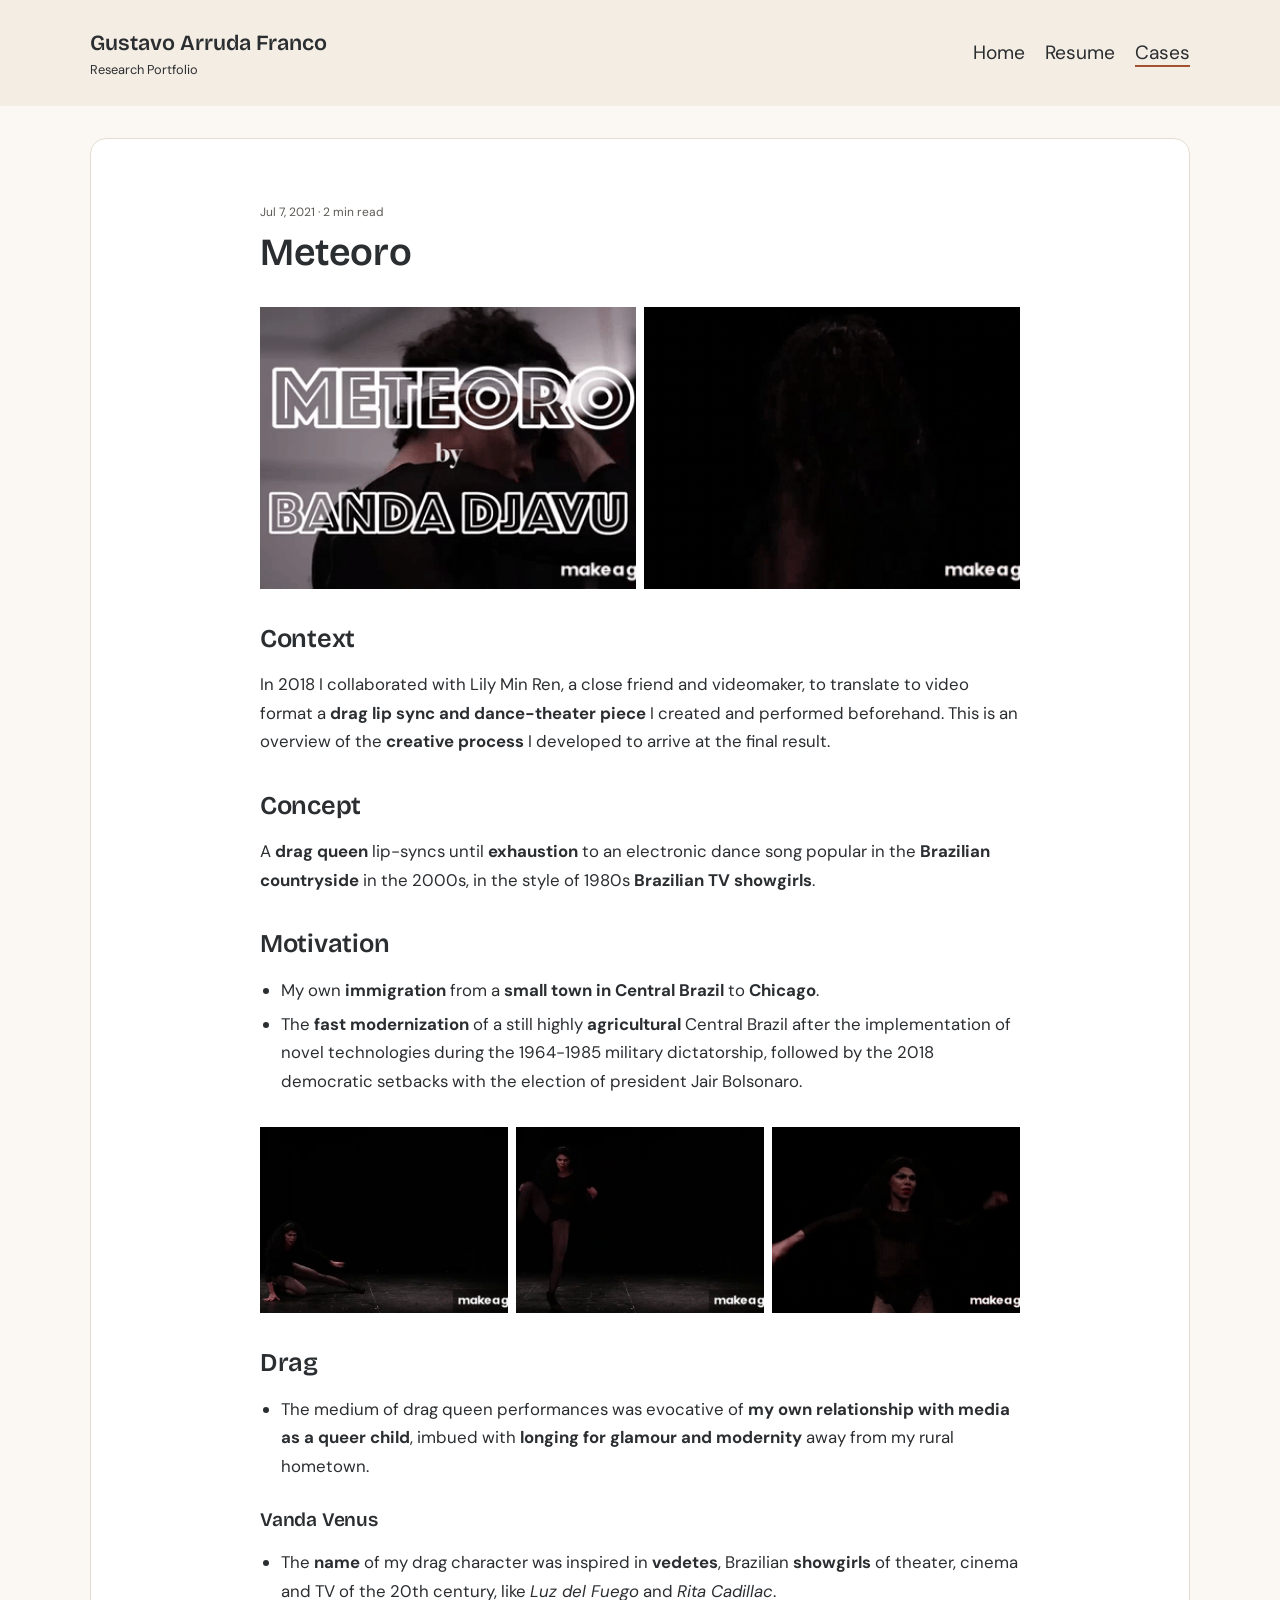
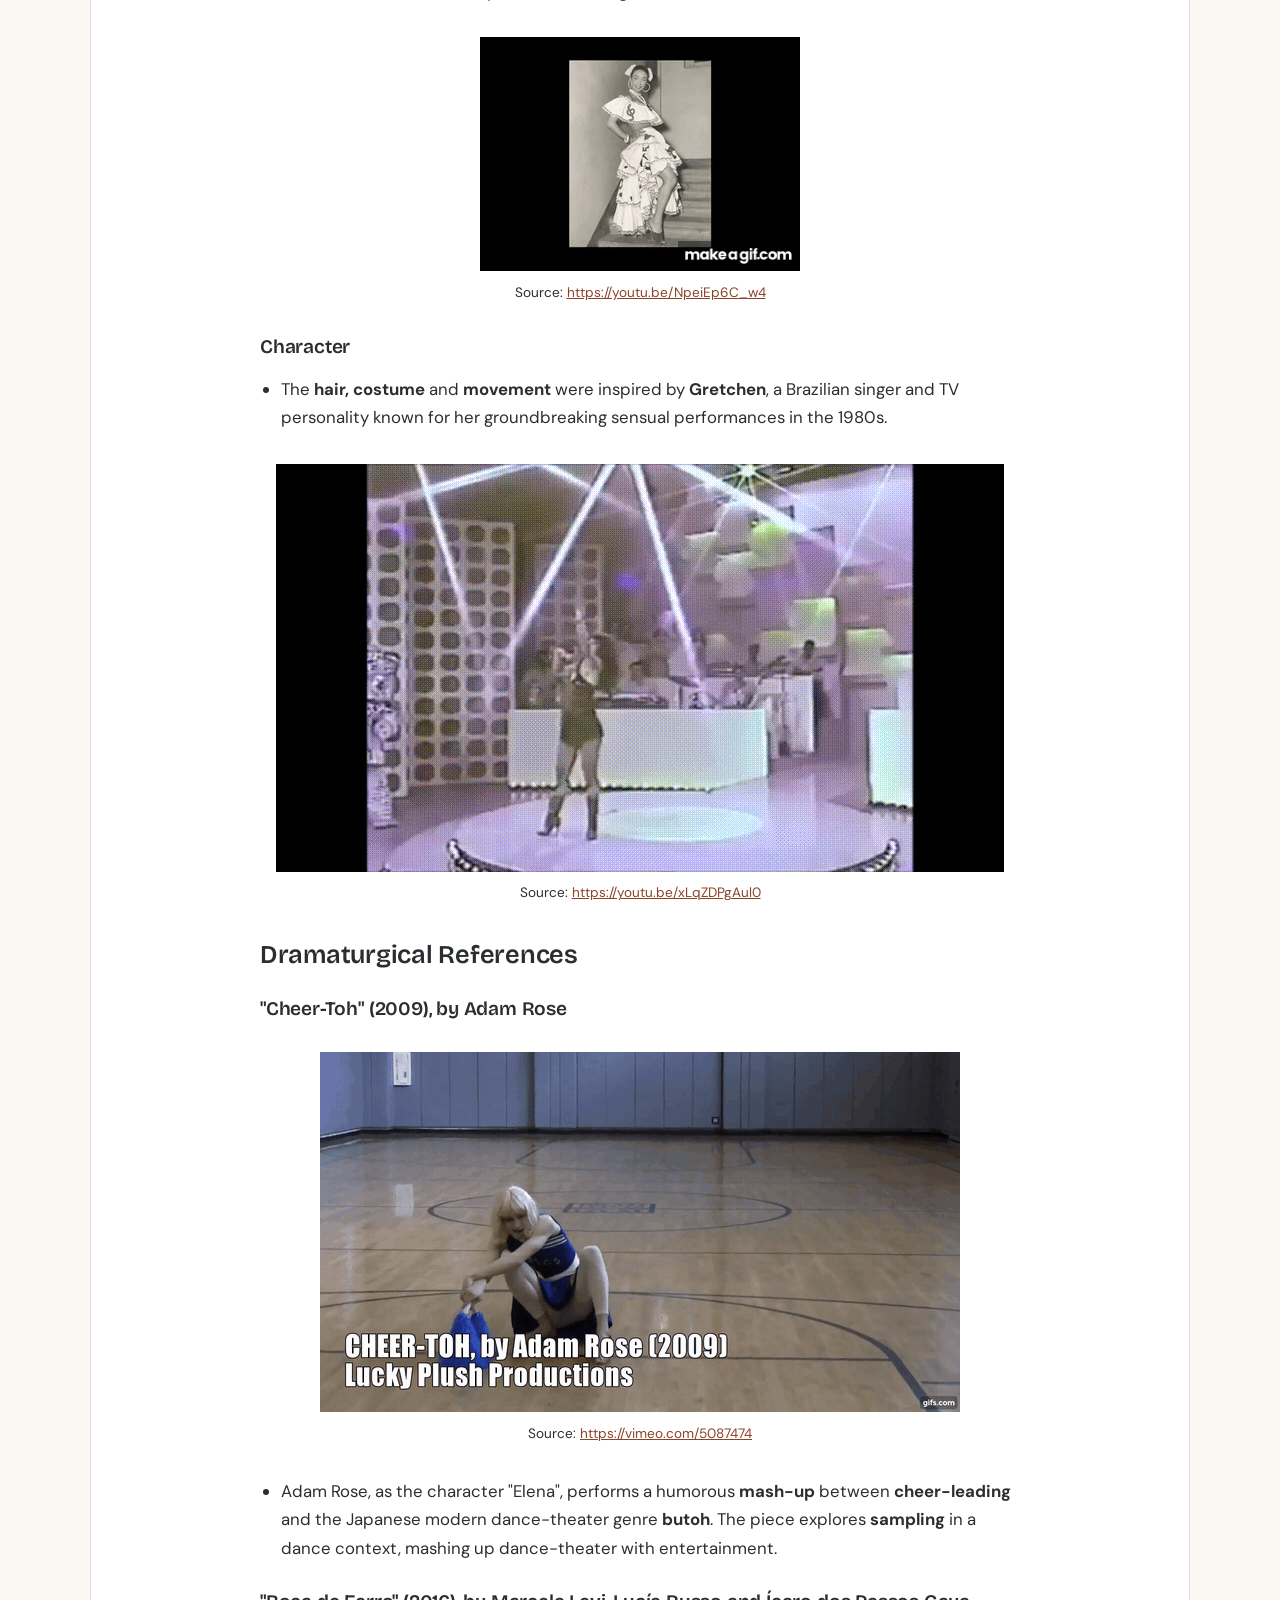
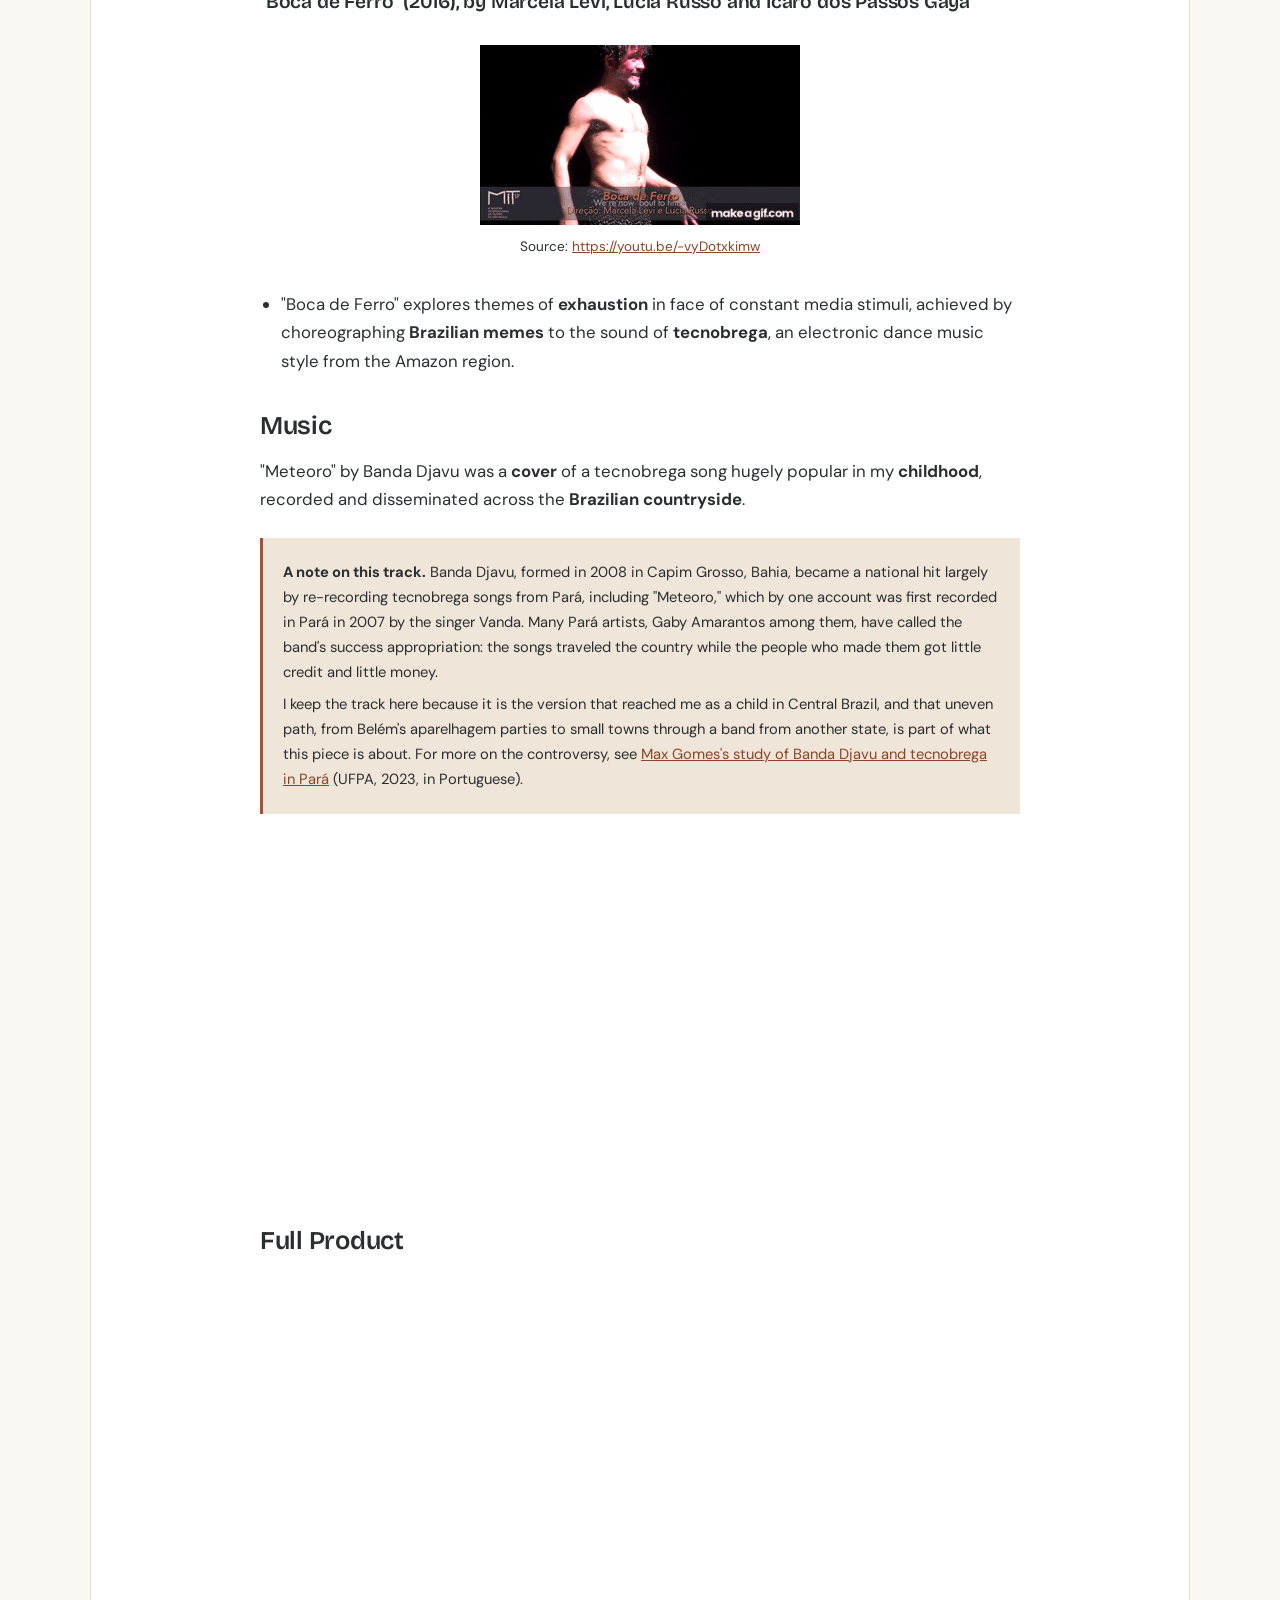
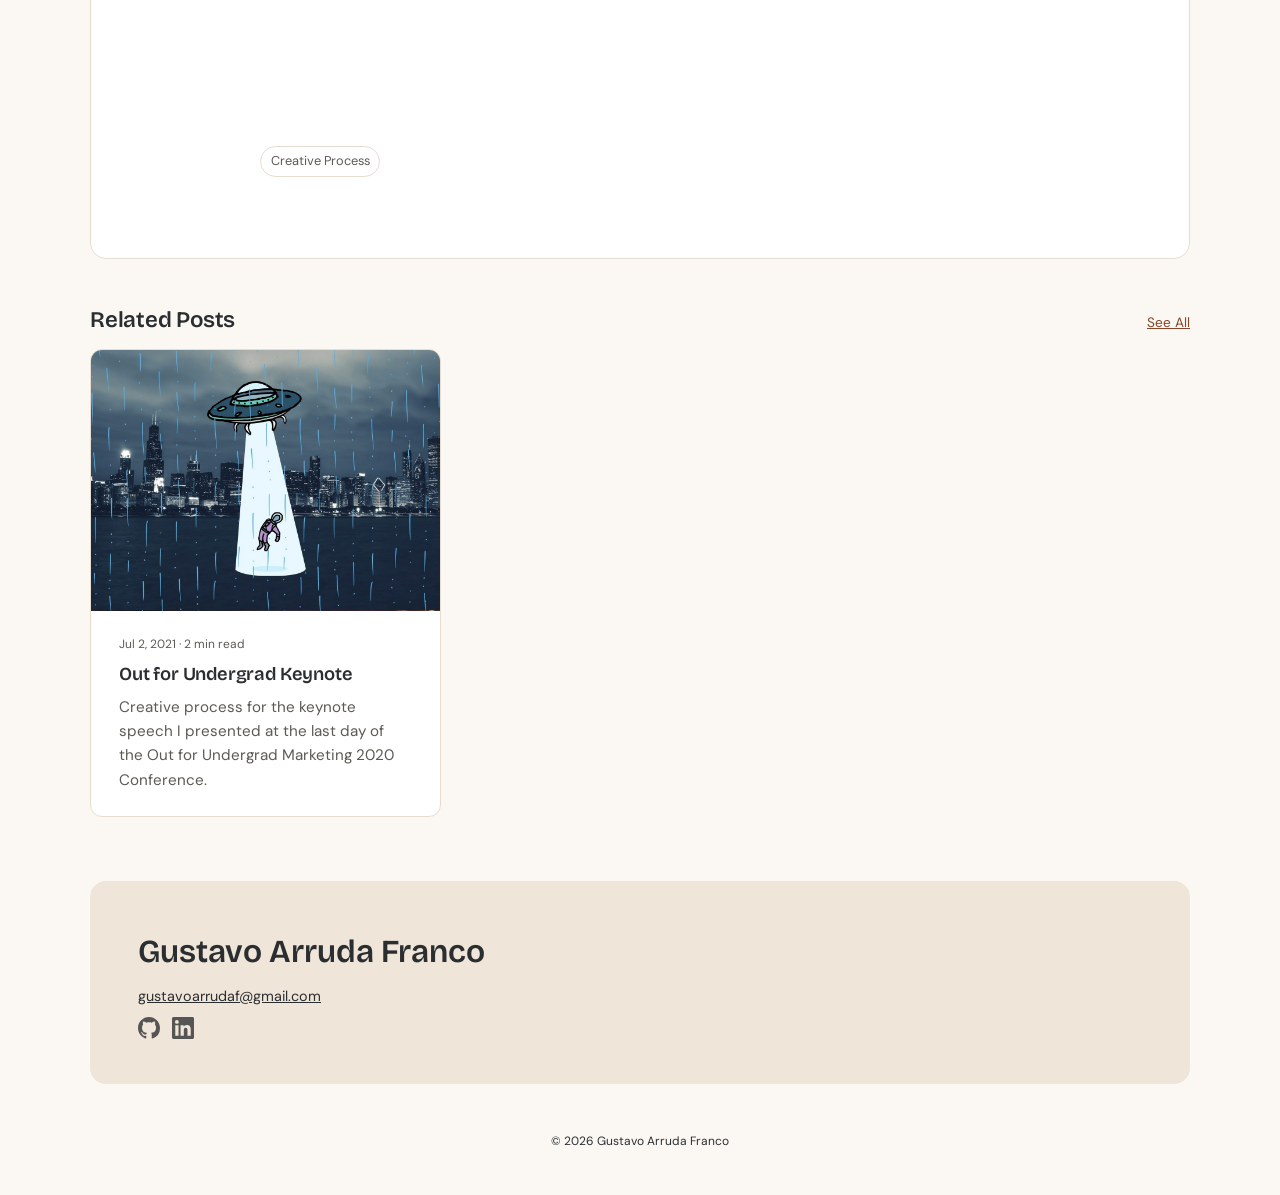
<file: post/meteoro/index.html>
<!DOCTYPE html>
<html lang="en">
<head>
<meta charset="utf-8">
<meta name="viewport" content="width=device-width, initial-scale=1">
<title>Meteoro | Gustavo Arruda Franco</title>
<meta name="description" content="Creative process of drag lip-sync meets dance-theater piece I created in 2018.">
<meta property="og:title" content="Meteoro | Gustavo Arruda Franco">
<meta property="og:description" content="Creative process of drag lip-sync meets dance-theater piece I created in 2018.">
<meta property="og:type" content="website">
<meta property="og:url" content="https://www.arrudafranco.com/post/meteoro">
<meta property="og:image" content="https://www.arrudafranco.com/images/62b202_d550747de01c463cb6d44251dca75e0f~mv2.gif">
<meta name="twitter:card" content="summary_large_image">
<link rel="canonical" href="https://www.arrudafranco.com/post/meteoro">
<link rel="icon" href="/images/62b202_48bd0dae88c1403a88b9efbafeedb46f~mv2.jpg">
<link rel="preconnect" href="https://fonts.googleapis.com">
<link rel="preconnect" href="https://fonts.gstatic.com" crossorigin>
<link href="https://fonts.googleapis.com/css2?family=Bricolage+Grotesque:opsz,wght@12..96,600;12..96,700&family=DM+Sans:ital,opsz,wght@0,9..40,400;0,9..40,700;1,9..40,400&display=swap" rel="stylesheet">
<link rel="stylesheet" href="/assets/style.css">
</head>
<body>
<a class="skip" href="#main">Skip to content</a>
<header class="site-header">
  <div class="wrap header-inner">
    <a class="brand" href="/"><span class="brand-name">Gustavo Arruda Franco</span><span class="brand-sub">Research Portfolio</span></a>
    <nav aria-label="Main"><a href="/">Home</a><a href="/resume">Resume</a><a href="/cases" aria-current="page">Cases</a></nav>
  </div>
</header>
<main id="main">

<article class="post wrap-post">
  <p class="meta"><time datetime="2021-07-07">Jul 7, 2021</time> · 2 min read</p>
  <h1>Meteoro</h1>
  <div class="post-body">
<div class="gallery"><img loading="lazy" decoding="async" src="/images/62b202_17346a1b1a824685969e6d1730fdff60~mv2.gif" alt="Animated title card: 'Meteoro by Banda Djavu'"><img loading="lazy" decoding="async" src="/images/62b202_d550747de01c463cb6d44251dca75e0f~mv2.gif" alt="Animated credit card: 'Directed and videographed by Lily Min Ren'"></div>
<h2>Context</h2>
<p>In 2018 I collaborated with Lily Min Ren, a close friend and videomaker, to translate to video format a <strong>drag lip sync and dance-theater piece</strong> I created and performed beforehand. This is an overview of the <strong>creative process</strong> I developed to arrive at the final result.</p>
<h2>Concept</h2>
<p>A <strong>drag queen</strong> lip-syncs until <strong>exhaustion</strong> to an electronic dance song popular in the <strong>Brazilian countryside</strong> in the 2000s, in the style of 1980s <strong>Brazilian TV showgirls</strong>.</p>
<h2>Motivation</h2>
<ul>
<li>My own <strong>immigration</strong> from a <strong>small town in Central Brazil </strong>to<strong> Chicago</strong>.</li>
<li>The <strong>fast modernization</strong> of a still highly <strong>agricultural</strong> Central Brazil after the implementation of novel technologies during the 1964-1985 military dictatorship, followed by the 2018 democratic setbacks with the election of president Jair Bolsonaro.</li></ul>
<div class="gallery"><img loading="lazy" decoding="async" src="/images/62b202_e39bf35a4e084908b0b92c0d2473a7d5~mv2.gif" alt="Vanda Venus kneeling on a dark stage"><img loading="lazy" decoding="async" src="/images/62b202_a28828cbd4654f6696998164b5180d0a~mv2.gif" alt="Vanda Venus walking across a dark stage in heels and a black bodysuit"><img loading="lazy" decoding="async" src="/images/62b202_7385070c618146528eb016c3f59a813a~mv2.gif" alt="Vanda Venus lip-syncing and gesturing on a dark stage"></div>
<h2>Drag</h2>
<ul>
<li>The medium of drag queen performances was evocative of <strong>my own relationship with media as a queer child</strong>, imbued with <strong>longing for glamour and modernity</strong> away from my rural hometown.</li></ul>
<h3>Vanda Venus</h3>
<ul>
<li>The <strong>name</strong> of my drag character was inspired in <strong>vedetes</strong>, Brazilian <strong>showgirls</strong> of theater, cinema and TV of the 20th century, like <em>Luz del Fuego</em> and <em>Rita Cadillac</em>.</li></ul>
<figure><img loading="lazy" decoding="async" src="/images/62b202_9a479030a351438ab1d82ddaac78f8ea~mv2.gif" alt="Fotos de vedetes.">
<figcaption>Source: <a href="https://youtu.be/NpeiEp6C_w4" target="_blank" rel="noopener">https://youtu.be/NpeiEp6C_w4</a></figcaption></figure>
<h3>Character</h3>
<ul>
<li>The <strong>hair, costume </strong>and<strong> movement</strong> were inspired by <strong>Gretchen</strong>, a Brazilian singer and TV personality known for her groundbreaking sensual performances in the 1980s.</li></ul>
<figure><img loading="lazy" decoding="async" src="/images/62b202_9f3939305336468589a355939ee8525a~mv2.gif" alt="Gretchen performando &quot;Conga, Conga, Conga&quot; na TV em 1981.">
<figcaption>Source: <a href="https://youtu.be/xLqZDPgAul0" target="_blank" rel="noopener">https://youtu.be/xLqZDPgAul0</a></figcaption></figure>
<h2>Dramaturgical References</h2>
<h3>"Cheer-Toh" (2009), by Adam Rose</h3>
<figure><img loading="lazy" decoding="async" src="/images/62b202_06c9084554ad46188e8ddccaf8ad8e51~mv2.gif" alt="Contemporary dance piece mashing up butoh and cheer-leading.">
<figcaption>Source: <a href="https://vimeo.com/5087474" target="_blank" rel="noopener">https://vimeo.com/5087474</a></figcaption></figure>
<ul>
<li>Adam Rose, as the character "Elena", performs a humorous <strong>mash-up</strong> between <strong>cheer-leading</strong> and the Japanese modern dance-theater genre <strong>butoh</strong>. The piece explores <strong>sampling </strong>in a dance context, mashing up dance-theater with entertainment.</li></ul>
<h3>"Boca de Ferro" (2016), by Marcela Levi, Lucía Russo and Ícaro dos Passos Gaya</h3>
<figure><img loading="lazy" decoding="async" src="/images/62b202_340d420993624fce9993a4edbe074b6b~mv2.gif" alt="Contemporary dance piece about memes, tecnobrega and exhaustion.">
<figcaption>Source: <a href="https://youtu.be/-vyDotxkimw" target="_blank" rel="noopener">https://youtu.be/-vyDotxkimw</a></figcaption></figure>
<ul>
<li>"Boca de Ferro" explores themes of <strong>exhaustion</strong> in face of constant media stimuli, achieved by choreographing <strong>Brazilian memes</strong> to the sound of <strong>tecnobrega</strong>, an electronic dance music style from the Amazon region.</li></ul>
<h2>Music</h2>
<p>"Meteoro" by Banda Djavu was a <strong>cover</strong> of a tecnobrega song hugely popular in my <strong>childhood</strong>, recorded and disseminated across the <strong>Brazilian countryside</strong>.</p>
<aside class="note">
<p><strong>A note on this track.</strong> Banda Djavu, formed in 2008 in Capim Grosso, Bahia, became a national hit largely by re-recording tecnobrega songs from Pará, including "Meteoro," which by one account was first recorded in Pará in 2007 by the singer Vanda. Many Pará artists, Gaby Amarantos among them, have called the band's success appropriation: the songs traveled the country while the people who made them got little credit and little money.</p>
<p>I keep the track here because it is the version that reached me as a child in Central Brazil, and that uneven path, from Belém's aparelhagem parties to small towns through a band from another state, is part of what this piece is about. For more on the controversy, see <a href="https://bdm.ufpa.br/handle/prefix/6011" target="_blank" rel="noopener">Max Gomes's study of Banda Djavu and tecnobrega in Pará</a> (UFPA, 2023, in Portuguese).</p>
</aside>
<div class="spotify"><iframe title="Spotify player: Meteoro by Banda Djavu" src="https://open.spotify.com/embed/track/48PzkSfXRDSGgPYAHn2HkK?utm_source=generator" width="100%" height="352" frameborder="0" allow="autoplay; clipboard-write; encrypted-media; fullscreen; picture-in-picture" allowfullscreen loading="lazy"></iframe></div>
<h2>Full Product</h2>
<div class="video"><iframe src="https://www.youtube-nocookie.com/embed/WVhtcWyIpcg" title="Meteoro — full video" allow="accelerometer; encrypted-media; gyroscope; picture-in-picture; fullscreen" allowfullscreen loading="lazy"></iframe></div>

  </div>
  <p class="tags"><a class="tag" href="/cases#creative-process">Creative Process</a></p>
</article>
<section class="related wrap-cards">
  <div class="related-head"><h2>Related Posts</h2><a href="/cases">See All</a></div>
  <div class="card-grid card-grid-3">
<article class="card card-col" data-cats="creative-process">
  <a class="card-link" href="/post/keynote">
    <div class="card-img"><img loading="lazy" decoding="async" src="/images/62b202_1211fb0a1cf340fab92a9072e653da57~mv2.jpg" alt="Composite image combining a nighttime photograph of the Chicago skyline with hand-drawn cartoon elements: blue rain, a teal UFO, and a small stick figure caught in its beam."></div>
    <div class="card-body">
      <p class="meta"><time datetime="2021-07-02">Jul 2, 2021</time> · 2 min read</p>
      <h3>Out for Undergrad Keynote</h3>
      <p class="card-desc">Creative process for the keynote speech I presented at the last day of the Out for Undergrad Marketing 2020 Conference.</p>
    </div>
  </a>
</article>
  </div>
</section>

</main>
<footer class="site-footer">
  <div class="footer-card wrap">
    <p class="footer-name">Gustavo Arruda Franco</p>
    <p><a href="mailto:gustavoarrudaf@gmail.com">gustavoarrudaf@gmail.com</a></p>
    <p class="socials"><a href="https://github.com/arrudafranco" aria-label="GitHub" target="_blank" rel="noopener"><svg viewBox="0 0 16 16" aria-hidden="true"><path fill="currentColor" d="M8 0C3.58 0 0 3.58 0 8c0 3.54 2.29 6.53 5.47 7.59.4.07.55-.17.55-.38 0-.19-.01-.82-.01-1.49-2.01.37-2.53-.49-2.69-.94-.09-.23-.48-.94-.82-1.13-.28-.15-.68-.52-.01-.53.63-.01 1.08.58 1.23.82.72 1.21 1.87.87 2.33.66.07-.52.28-.87.51-1.07-1.78-.2-3.64-.89-3.64-3.95 0-.87.31-1.59.82-2.15-.08-.2-.36-1.02.08-2.12 0 0 .67-.21 2.2.82.64-.18 1.32-.27 2-.27.68 0 1.36.09 2 .27 1.53-1.04 2.2-.82 2.2-.82.44 1.1.16 1.92.08 2.12.51.56.82 1.27.82 2.15 0 3.07-1.87 3.75-3.65 3.95.29.25.54.73.54 1.48 0 1.07-.01 1.93-.01 2.2 0 .21.15.46.55.38A8.013 8.013 0 0016 8c0-4.42-3.58-8-8-8z"/></svg></a><a href="https://www.linkedin.com/in/gustavo-arruda-franco/" aria-label="LinkedIn" target="_blank" rel="noopener"><svg viewBox="0 0 24 24" aria-hidden="true"><path fill="currentColor" d="M20.45 20.45h-3.56v-5.57c0-1.33-.02-3.04-1.85-3.04-1.85 0-2.14 1.45-2.14 2.94v5.67H9.35V9h3.41v1.56h.05c.48-.9 1.64-1.85 3.37-1.85 3.6 0 4.27 2.37 4.27 5.46v6.28zM5.34 7.43a2.06 2.06 0 110-4.13 2.06 2.06 0 010 4.13zM7.12 20.45H3.56V9h3.56v11.45zM22.22 0H1.77C.79 0 0 .77 0 1.73v20.54C0 23.23.79 24 1.77 24h20.45c.98 0 1.78-.77 1.78-1.73V1.73C24 .77 23.2 0 22.22 0z"/></svg></a></p>
  </div>
  <p class="copyright">© 2026 Gustavo Arruda Franco</p>
</footer>
</body>
</html>
</file>
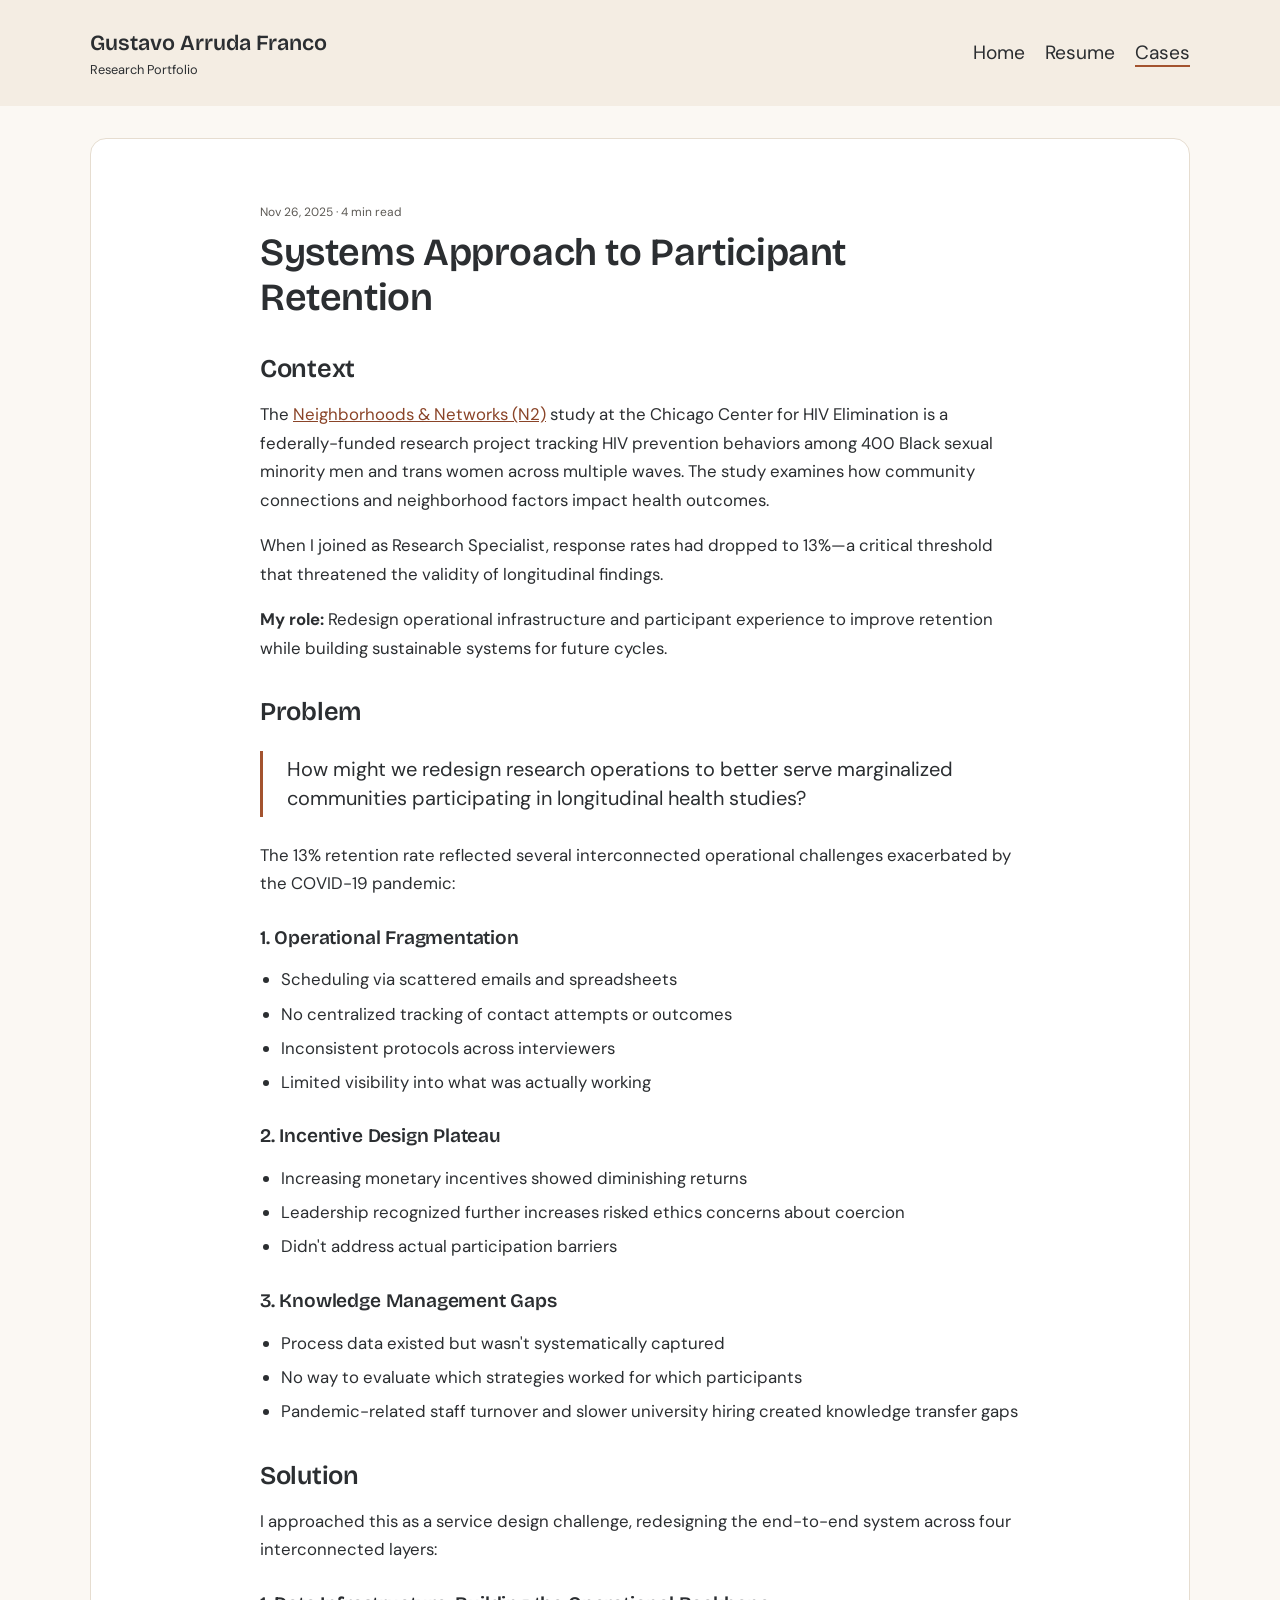
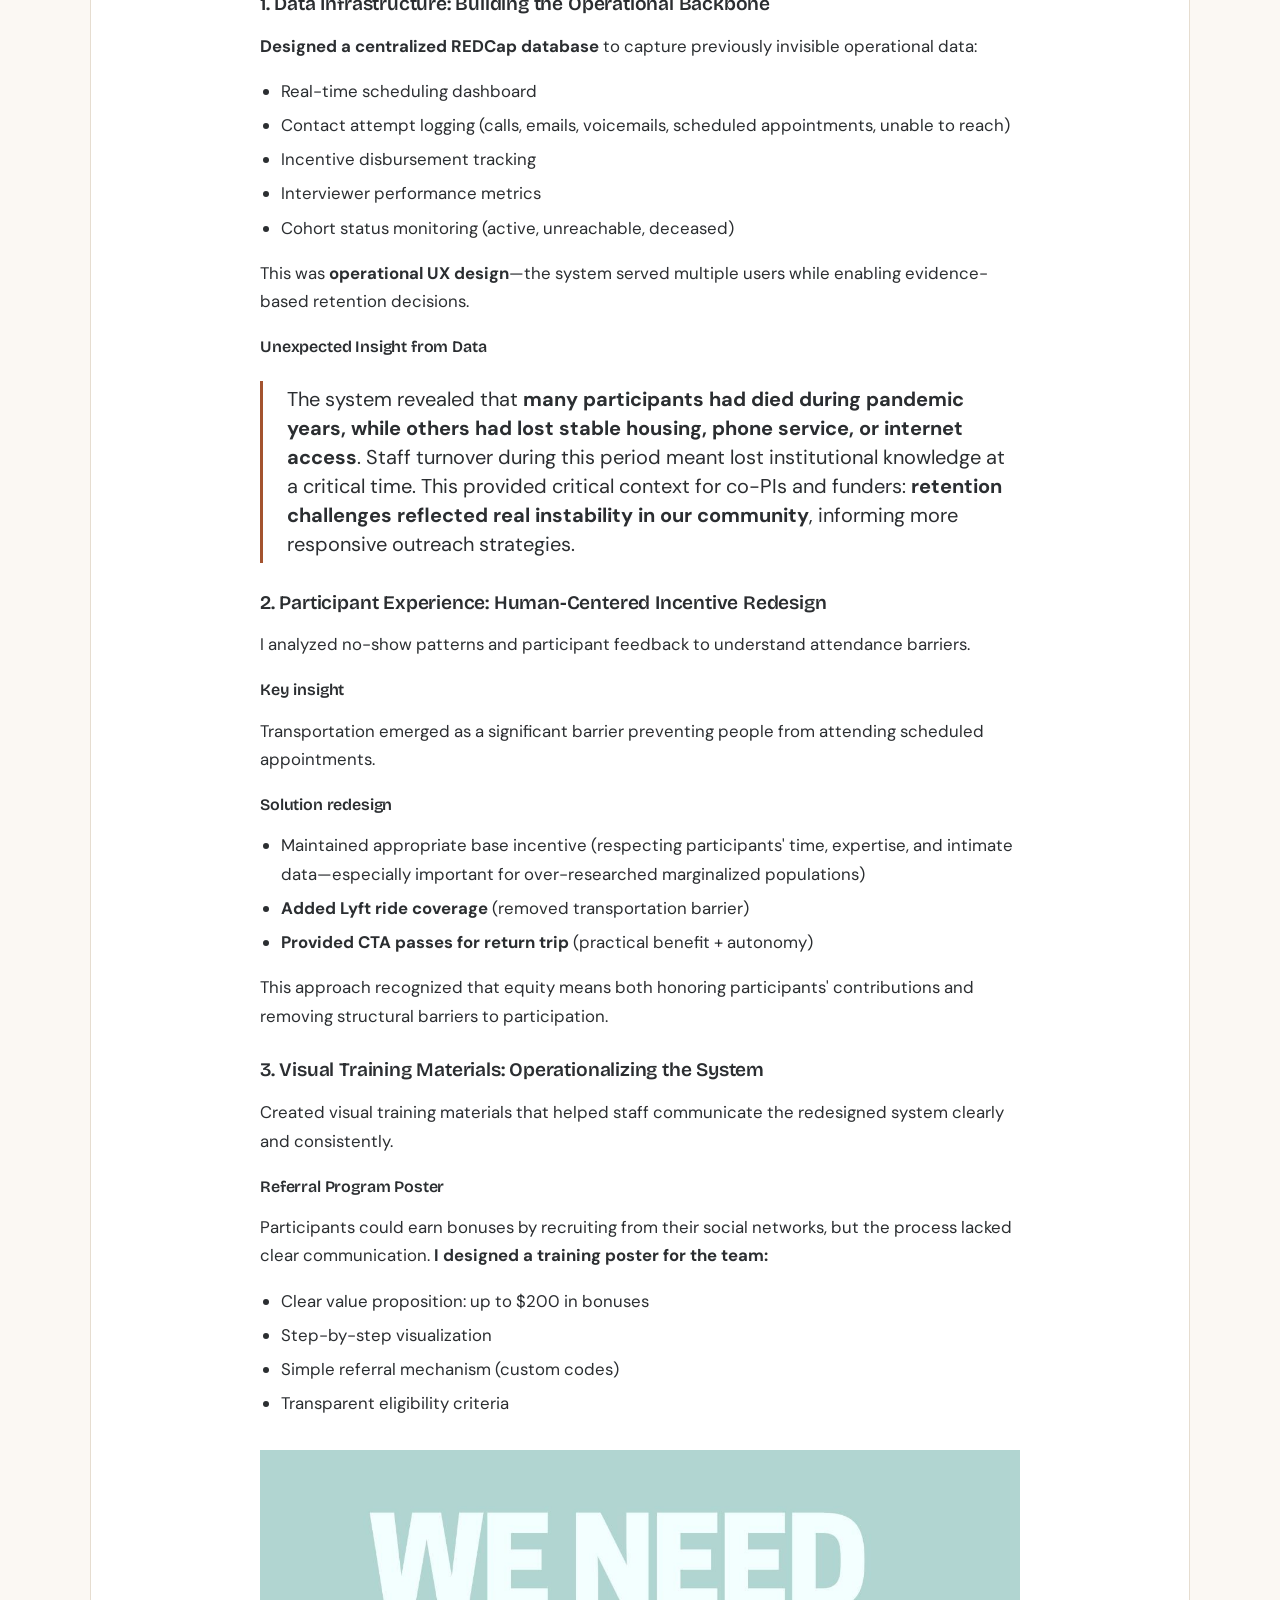
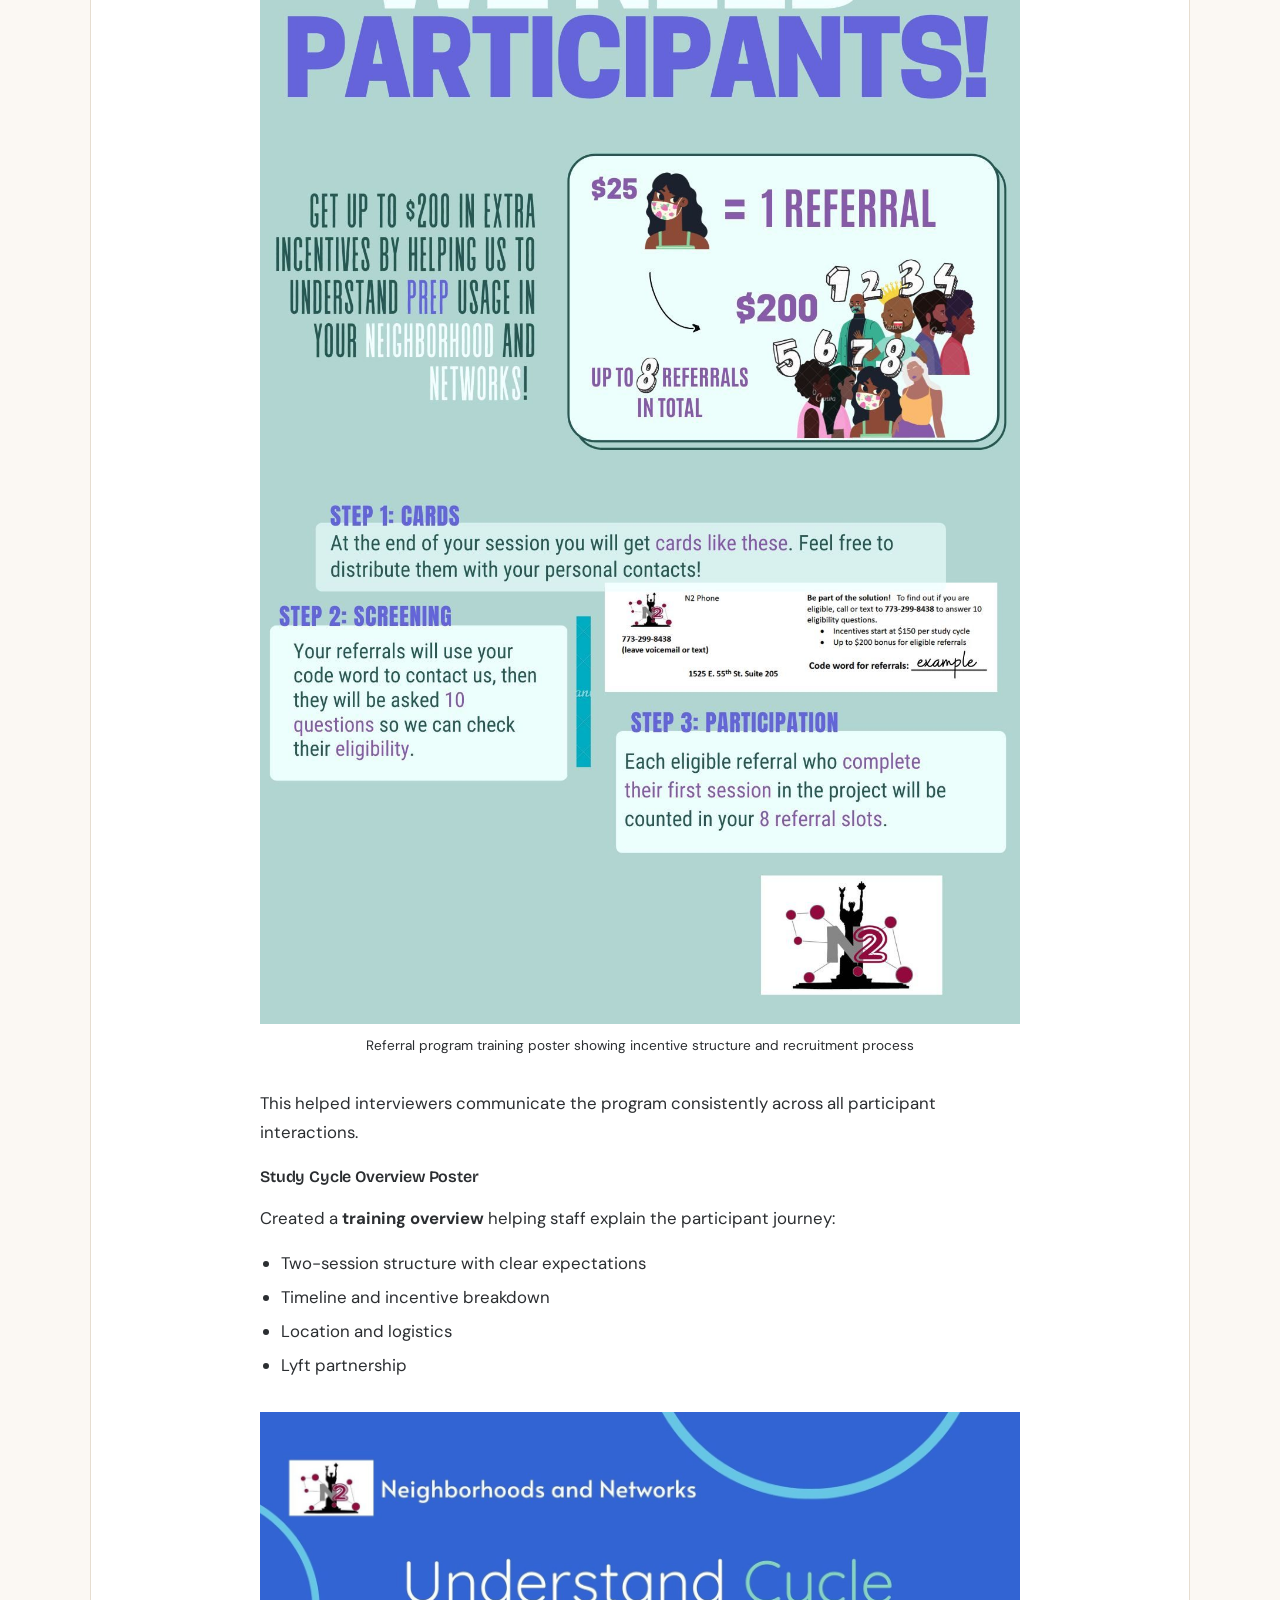
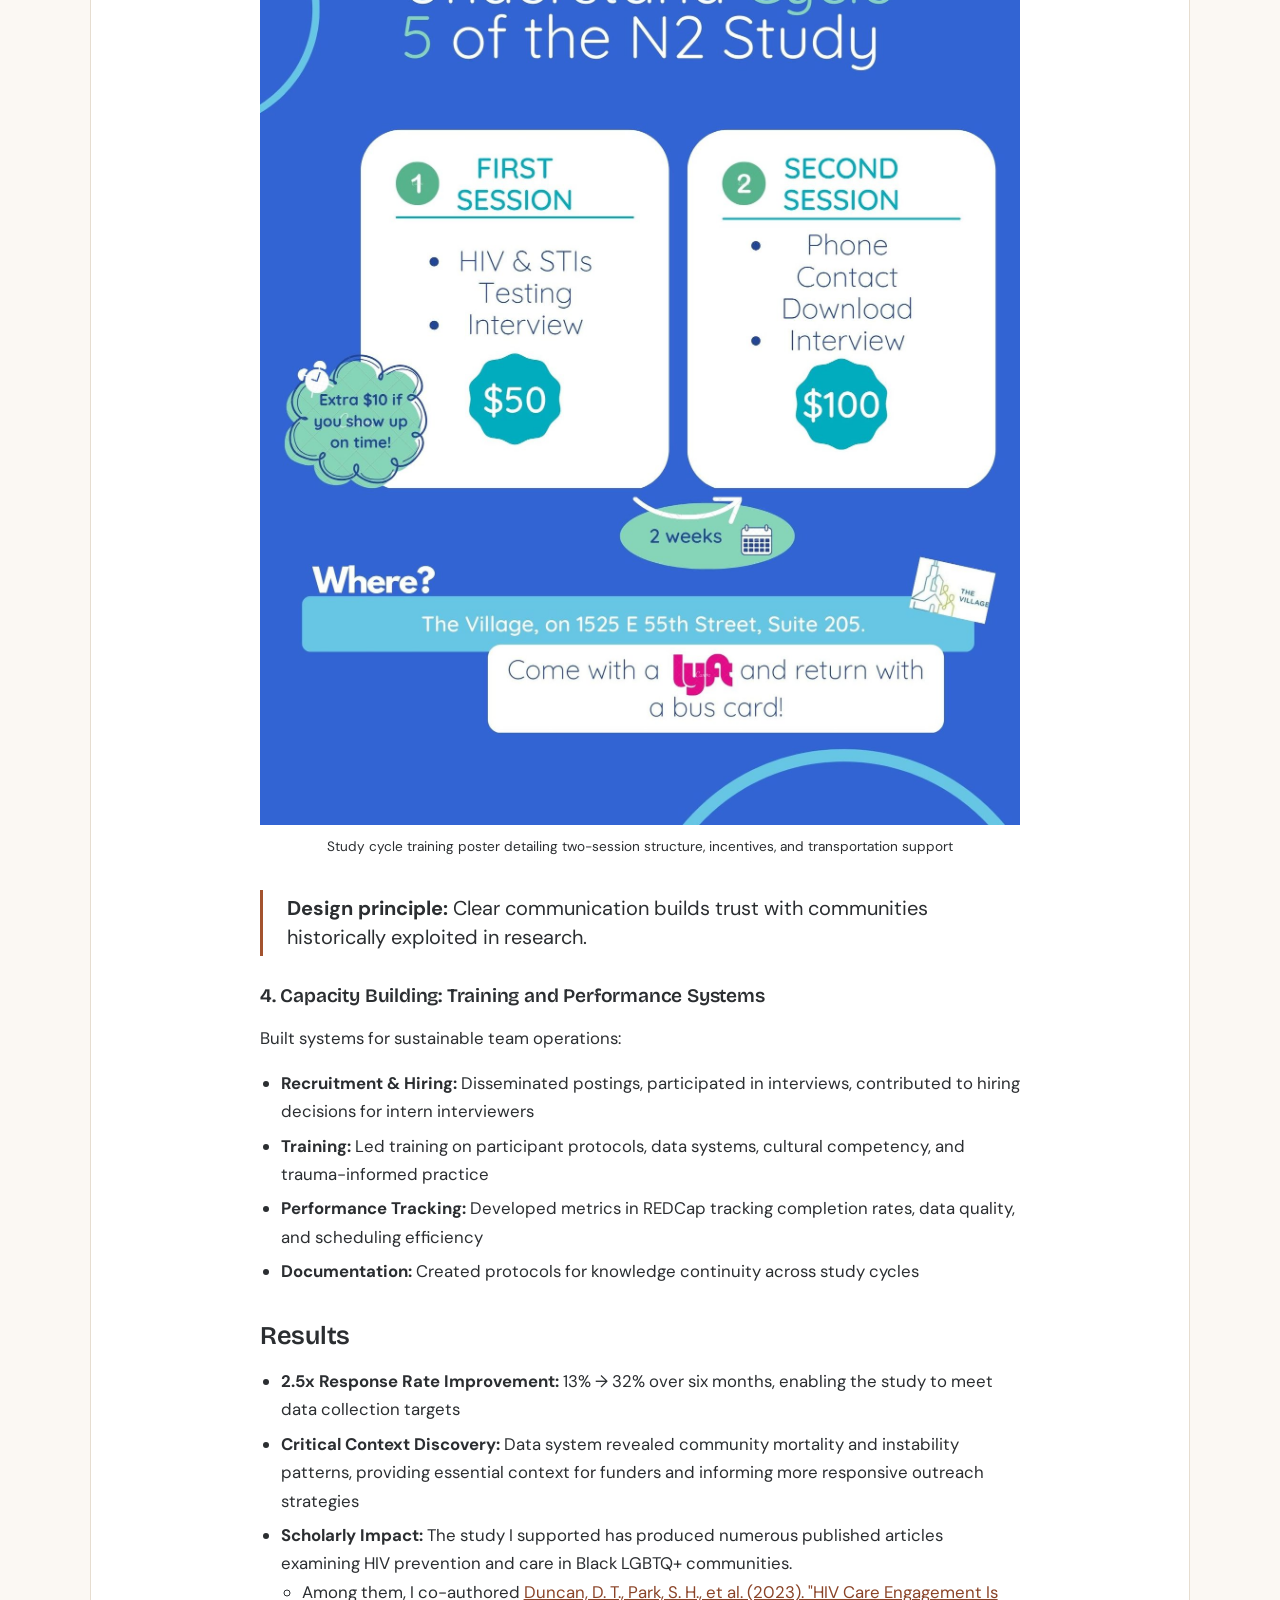
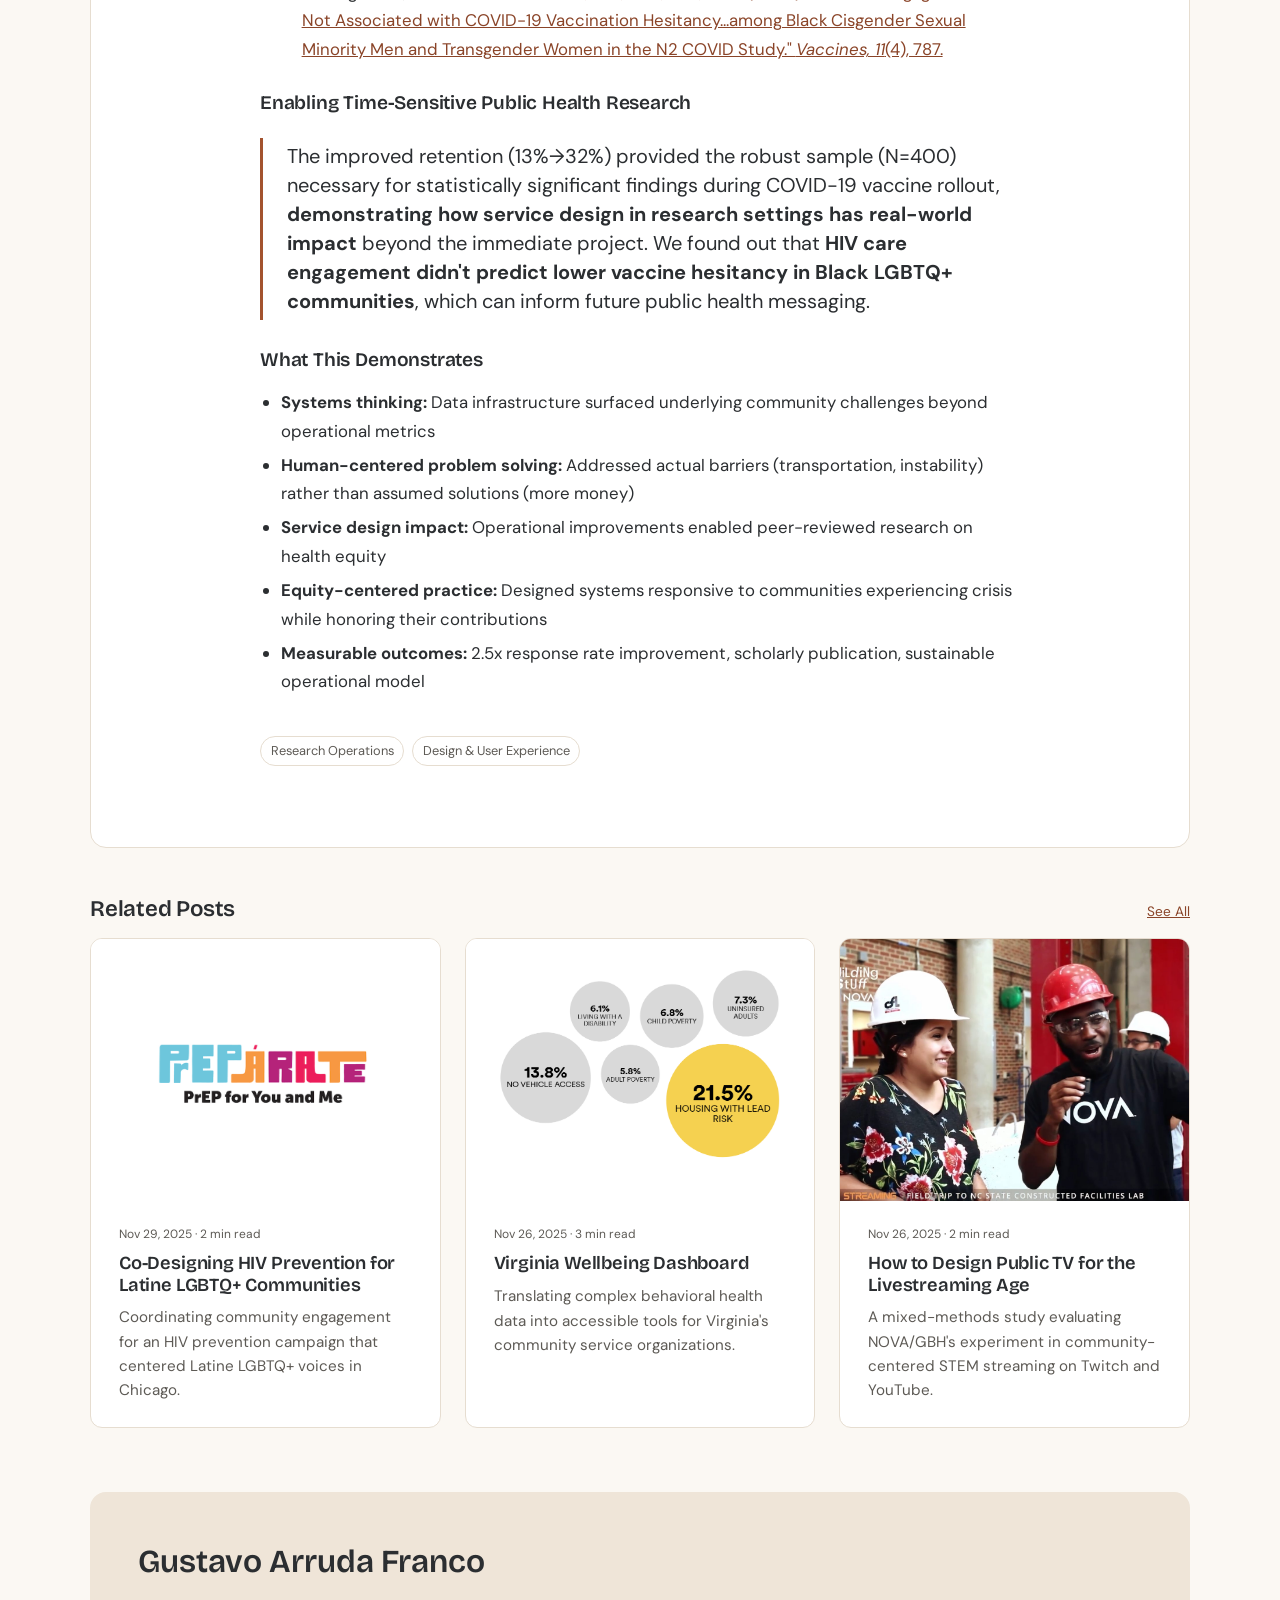
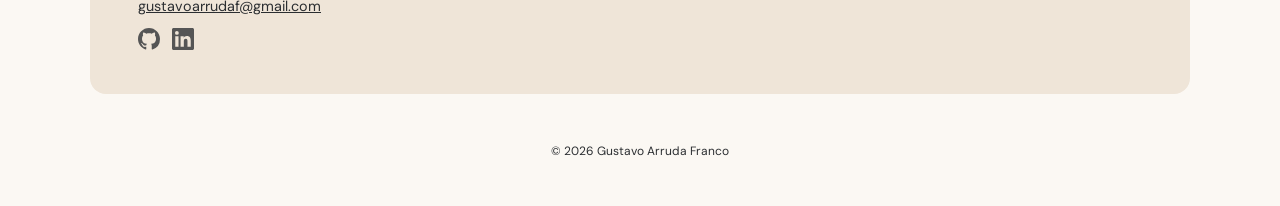
<file: post/systems-approach-to-participant-retention/index.html>
<!DOCTYPE html>
<html lang="en">
<head>
<meta charset="utf-8">
<meta name="viewport" content="width=device-width, initial-scale=1">
<title>Systems Approach to Participant Retention | Gustavo Arruda Franco</title>
<meta name="description" content="Redesigning operations of a longitudinal health study with Black LGBTQ+ communities, improving retention from 13% to 32%.">
<meta property="og:title" content="Systems Approach to Participant Retention | Gustavo Arruda Franco">
<meta property="og:description" content="Redesigning operations of a longitudinal health study with Black LGBTQ+ communities, improving retention from 13% to 32%.">
<meta property="og:type" content="website">
<meta property="og:url" content="https://www.arrudafranco.com/post/systems-approach-to-participant-retention">
<meta property="og:image" content="https://www.arrudafranco.com/images/62b202_034c48bd6bd248509689f6b797ee684d~mv2.png">
<meta name="twitter:card" content="summary_large_image">
<link rel="canonical" href="https://www.arrudafranco.com/post/systems-approach-to-participant-retention">
<link rel="icon" href="/images/62b202_48bd0dae88c1403a88b9efbafeedb46f~mv2.jpg">
<link rel="preconnect" href="https://fonts.googleapis.com">
<link rel="preconnect" href="https://fonts.gstatic.com" crossorigin>
<link href="https://fonts.googleapis.com/css2?family=Bricolage+Grotesque:opsz,wght@12..96,600;12..96,700&family=DM+Sans:ital,opsz,wght@0,9..40,400;0,9..40,700;1,9..40,400&display=swap" rel="stylesheet">
<link rel="stylesheet" href="/assets/style.css">
</head>
<body>
<a class="skip" href="#main">Skip to content</a>
<header class="site-header">
  <div class="wrap header-inner">
    <a class="brand" href="/"><span class="brand-name">Gustavo Arruda Franco</span><span class="brand-sub">Research Portfolio</span></a>
    <nav aria-label="Main"><a href="/">Home</a><a href="/resume">Resume</a><a href="/cases" aria-current="page">Cases</a></nav>
  </div>
</header>
<main id="main">

<article class="post wrap-post">
  <p class="meta"><time datetime="2025-11-26">Nov 26, 2025</time> · 4 min read</p>
  <h1>Systems Approach to Participant Retention</h1>
  <div class="post-body">
<h2>Context</h2>
<p>The <a href="https://www.hivelimination.uchicago.edu/past-research" target="_blank" rel="noopener">Neighborhoods &amp; Networks (N2)</a> study at the Chicago Center for HIV Elimination is a federally-funded research project tracking HIV prevention behaviors among 400 Black sexual minority men and trans women across multiple waves. The study examines how community connections and neighborhood factors impact health outcomes.</p>
<p>When I joined as Research Specialist, response rates had dropped to 13%—a critical threshold that threatened the validity of longitudinal findings.</p>
<p><strong>My role:</strong> Redesign operational infrastructure and participant experience to improve retention while building sustainable systems for future cycles.</p>
<h2>Problem</h2>
<blockquote>How might we redesign research operations to better serve marginalized communities participating in longitudinal health studies?</blockquote>
<p>The 13% retention rate reflected several interconnected operational challenges exacerbated by the COVID-19 pandemic:</p>
<h3>1. Operational Fragmentation</h3>
<ul>
<li>Scheduling via scattered emails and spreadsheets</li>
<li>No centralized tracking of contact attempts or outcomes</li>
<li>Inconsistent protocols across interviewers</li>
<li>Limited visibility into what was actually working</li></ul>
<h3>2. Incentive Design Plateau</h3>
<ul>
<li>Increasing monetary incentives showed diminishing returns</li>
<li>Leadership recognized further increases risked ethics concerns about coercion</li>
<li>Didn't address actual participation barriers</li></ul>
<h3>3. Knowledge Management Gaps</h3>
<ul>
<li>Process data existed but wasn't systematically captured</li>
<li>No way to evaluate which strategies worked for which participants</li>
<li>Pandemic-related staff turnover and slower university hiring created knowledge transfer gaps</li></ul>
<h2>Solution</h2>
<p>I approached this as a service design challenge, redesigning the end-to-end system across four interconnected layers:</p>
<h3>1. Data Infrastructure: Building the Operational Backbone</h3>
<p><strong>Designed a centralized REDCap database</strong> to capture previously invisible operational data:</p>
<ul>
<li>Real-time scheduling dashboard</li>
<li>Contact attempt logging (calls, emails, voicemails, scheduled appointments, unable to reach)</li>
<li>Incentive disbursement tracking</li>
<li>Interviewer performance metrics</li>
<li>Cohort status monitoring (active, unreachable, deceased)</li></ul>
<p>This was <strong>operational UX design</strong>—the system served multiple users while enabling evidence-based retention decisions.</p>
<h4>Unexpected Insight from Data</h4>
<blockquote>The system revealed that <strong>many participants had died during pandemic years, while others had lost stable housing, phone service, or internet access</strong>. Staff turnover during this period meant lost institutional knowledge at a critical time. This provided critical context for co-PIs and funders: <strong>retention challenges reflected real instability in our community</strong>, informing more responsive outreach strategies.</blockquote>
<h3>2. Participant Experience: Human-Centered Incentive Redesign</h3>
<p>I analyzed no-show patterns and participant feedback to understand attendance barriers.</p>
<h4>Key insight</h4>
<p>Transportation emerged as a significant barrier preventing people from attending scheduled appointments.</p>
<h4>Solution redesign</h4>
<ul>
<li>Maintained appropriate base incentive (respecting participants' time, expertise, and intimate data—especially important for over-researched marginalized populations)</li>
<li><strong>Added Lyft ride coverage</strong> (removed transportation barrier)</li>
<li><strong>Provided CTA passes for return trip</strong> (practical benefit + autonomy)</li></ul>
<p>This approach recognized that equity means both honoring participants' contributions and removing structural barriers to participation.</p>
<h3>3. Visual Training Materials: Operationalizing the System</h3>
<p>Created visual training materials that helped staff communicate the redesigned system clearly and consistently.</p>
<h4>Referral Program Poster</h4>
<p>Participants could earn bonuses by recruiting from their social networks, but the process lacked clear communication. <strong>I designed a training poster for the team:</strong></p>
<ul>
<li>Clear value proposition: up to $200 in bonuses</li>
<li>Step-by-step visualization</li>
<li>Simple referral mechanism (custom codes)</li>
<li>Transparent eligibility criteria</li></ul>
<figure><img loading="lazy" decoding="async" src="/images/62b202_629310dd08c4461c8ef6f93798df32fa~mv2.jpg" alt="Training poster explaining the referral program's three-step process: participants receive cards to distribute to personal contacts, referrals use a code word for eligibility screening, and each completed referral counts toward earning up to $200 in bonuses for up to 8 referrals">
<figcaption>Referral program training poster showing incentive structure and recruitment process</figcaption></figure>
<p>This helped interviewers communicate the program consistently across all participant interactions.</p>
<h4>Study Cycle Overview Poster</h4>
<p>Created a <strong>training overview</strong> helping staff explain the participant journey:</p>
<ul>
<li>Two-session structure with clear expectations</li>
<li>Timeline and incentive breakdown</li>
<li>Location and logistics</li>
<li>Lyft partnership</li></ul>
<figure><img loading="lazy" decoding="async" src="/images/62b202_487c16947e0d42c4b16ce61425f97123~mv2.jpg" alt="Training poster outlining Cycle 5 of the N2 Study: First session includes HIV &amp; STI testing and interview for $50 (with $10 punctuality bonus), second session two weeks later includes phone contact download and interview for $100, located at The Village on 1525 E 55th Street, with Lyft rides provided to appointments and CTA passes for return trips">
<figcaption>Study cycle training poster detailing two-session structure, incentives, and transportation support</figcaption></figure>
<blockquote><strong>Design principle:</strong> Clear communication builds trust with communities historically exploited in research.</blockquote>
<h3>4. Capacity Building: Training and Performance Systems</h3>
<p>Built systems for sustainable team operations:</p>
<ul>
<li><strong>Recruitment &amp; Hiring:</strong> Disseminated postings, participated in interviews, contributed to hiring decisions for intern interviewers</li>
<li><strong>Training:</strong> Led training on participant protocols, data systems, cultural competency, and trauma-informed practice</li>
<li><strong>Performance Tracking:</strong> Developed metrics in REDCap tracking completion rates, data quality, and scheduling efficiency</li>
<li><strong>Documentation:</strong> Created protocols for knowledge continuity across study cycles</li></ul>
<h2>Results</h2>
<ul>
<li><strong>2.5x Response Rate Improvement: </strong>13% → 32% over six months, enabling the study to meet data collection targets</li>
<li><strong>Critical Context Discovery: </strong>Data system revealed community mortality and instability patterns, providing essential context for funders and informing more responsive outreach strategies</li>
<li><strong>Scholarly Impact: </strong>The study I supported has produced numerous published articles examining HIV prevention and care in Black LGBTQ+ communities.
<ul>
<li>Among them, I co-authored <a href="https://www.mdpi.com/2229688" target="_blank" rel="noopener">Duncan, D. T., Park, S. H., et al. (2023). "HIV Care Engagement Is Not Associated with COVID-19 Vaccination Hesitancy...among Black Cisgender Sexual Minority Men and Transgender Women in the N2 COVID Study." <em>Vaccines, 11</em>(4), 787.</a></li></ul></li></ul>
<h3>Enabling Time-Sensitive Public Health Research</h3>
<blockquote>The improved retention (13%→32%) provided the robust sample (N=400) necessary for statistically significant findings during COVID-19 vaccine rollout, <strong>demonstrating how service design in research settings has real-world impact </strong>beyond the immediate project. We found out that <strong>HIV care engagement didn't predict lower vaccine hesitancy in Black LGBTQ+ communities</strong>, which can inform future public health messaging.</blockquote>
<h3>What This Demonstrates</h3>
<ul>
<li><strong>Systems thinking:</strong> Data infrastructure surfaced underlying community challenges beyond operational metrics</li>
<li><strong>Human-centered problem solving:</strong> Addressed actual barriers (transportation, instability) rather than assumed solutions (more money)</li>
<li><strong>Service design impact:</strong> Operational improvements enabled peer-reviewed research on health equity</li>
<li><strong>Equity-centered practice:</strong> Designed systems responsive to communities experiencing crisis while honoring their contributions</li>
<li><strong>Measurable outcomes:</strong> 2.5x response rate improvement, scholarly publication, sustainable operational model</li></ul>

  </div>
  <p class="tags"><a class="tag" href="/cases#research-operations">Research Operations</a><a class="tag" href="/cases#design-user-experience">Design &amp; User Experience</a></p>
</article>
<section class="related wrap-cards">
  <div class="related-head"><h2>Related Posts</h2><a href="/cases">See All</a></div>
  <div class="card-grid card-grid-3">
<article class="card card-col" data-cats="research-operations">
  <a class="card-link" href="/post/co-designing-hiv-prevention-for-latine-lgbtq-communities">
    <div class="card-img card-img-contain"><img loading="lazy" decoding="async" src="/images/62b202_234d0de4f4714a199ffac08f4cfade54~mv2.png" alt="PrEPárate campaign logo with colorful block letters in light blue, orange, magenta, and purple spelling the campaign name. Black tagline below reads &#x27;PrEP for You and Me&#x27; on white background."></div>
    <div class="card-body">
      <p class="meta"><time datetime="2025-11-29">Nov 29, 2025</time> · 2 min read</p>
      <h3>Co-Designing HIV Prevention for Latine LGBTQ+ Communities</h3>
      <p class="card-desc">Coordinating community engagement for an HIV prevention campaign that centered Latine LGBTQ+ voices in Chicago.</p>
    </div>
  </a>
</article>
<article class="card card-col" data-cats="design-user-experience">
  <a class="card-link" href="/post/virginia-wellbeing-dashboard">
    <div class="card-img card-img-contain"><img loading="lazy" decoding="async" src="/images/62b202_3d112b2587d24531bbbdab44dd270e27~mv2.png" alt="Data visualization from Arlington County&#x27;s Community Wellbeing Prediction Score page showing lead exposure risk. Large headline number (21.5%) is emphasized in yellow, with contextual text explaining this is higher than Virginia&#x27;s 11.5% state rate and 88% of service areas."></div>
    <div class="card-body">
      <p class="meta"><time datetime="2025-11-26">Nov 26, 2025</time> · 3 min read</p>
      <h3>Virginia Wellbeing Dashboard</h3>
      <p class="card-desc">Translating complex behavioral health data into accessible tools for Virginia&#x27;s community service organizations.</p>
    </div>
  </a>
</article>
<article class="card card-col" data-cats="research-operations design-user-experience">
  <a class="card-link" href="/post/how-to-design-public-tv-for-the-livestreaming-age">
    <div class="card-img"><img loading="lazy" decoding="async" src="/images/62b202_13148a9d7de34052a4e44938f9586332~mv2.jpg" alt="Screenshot from Building Stuff with NOVA livestream showing host Dr. Nehemiah Mabry and a guest engineer, both wearing hard hats, during a field trip to NC State Constructed Facilities Lab"></div>
    <div class="card-body">
      <p class="meta"><time datetime="2025-11-26">Nov 26, 2025</time> · 2 min read</p>
      <h3>How to Design Public TV for the Livestreaming Age</h3>
      <p class="card-desc">A mixed-methods study evaluating NOVA/GBH&#x27;s experiment in community-centered STEM streaming on Twitch and YouTube.</p>
    </div>
  </a>
</article>
  </div>
</section>

</main>
<footer class="site-footer">
  <div class="footer-card wrap">
    <p class="footer-name">Gustavo Arruda Franco</p>
    <p><a href="mailto:gustavoarrudaf@gmail.com">gustavoarrudaf@gmail.com</a></p>
    <p class="socials"><a href="https://github.com/arrudafranco" aria-label="GitHub" target="_blank" rel="noopener"><svg viewBox="0 0 16 16" aria-hidden="true"><path fill="currentColor" d="M8 0C3.58 0 0 3.58 0 8c0 3.54 2.29 6.53 5.47 7.59.4.07.55-.17.55-.38 0-.19-.01-.82-.01-1.49-2.01.37-2.53-.49-2.69-.94-.09-.23-.48-.94-.82-1.13-.28-.15-.68-.52-.01-.53.63-.01 1.08.58 1.23.82.72 1.21 1.87.87 2.33.66.07-.52.28-.87.51-1.07-1.78-.2-3.64-.89-3.64-3.95 0-.87.31-1.59.82-2.15-.08-.2-.36-1.02.08-2.12 0 0 .67-.21 2.2.82.64-.18 1.32-.27 2-.27.68 0 1.36.09 2 .27 1.53-1.04 2.2-.82 2.2-.82.44 1.1.16 1.92.08 2.12.51.56.82 1.27.82 2.15 0 3.07-1.87 3.75-3.65 3.95.29.25.54.73.54 1.48 0 1.07-.01 1.93-.01 2.2 0 .21.15.46.55.38A8.013 8.013 0 0016 8c0-4.42-3.58-8-8-8z"/></svg></a><a href="https://www.linkedin.com/in/gustavo-arruda-franco/" aria-label="LinkedIn" target="_blank" rel="noopener"><svg viewBox="0 0 24 24" aria-hidden="true"><path fill="currentColor" d="M20.45 20.45h-3.56v-5.57c0-1.33-.02-3.04-1.85-3.04-1.85 0-2.14 1.45-2.14 2.94v5.67H9.35V9h3.41v1.56h.05c.48-.9 1.64-1.85 3.37-1.85 3.6 0 4.27 2.37 4.27 5.46v6.28zM5.34 7.43a2.06 2.06 0 110-4.13 2.06 2.06 0 010 4.13zM7.12 20.45H3.56V9h3.56v11.45zM22.22 0H1.77C.79 0 0 .77 0 1.73v20.54C0 23.23.79 24 1.77 24h20.45c.98 0 1.78-.77 1.78-1.73V1.73C24 .77 23.2 0 22.22 0z"/></svg></a></p>
  </div>
  <p class="copyright">© 2026 Gustavo Arruda Franco</p>
</footer>
</body>
</html>
</file>
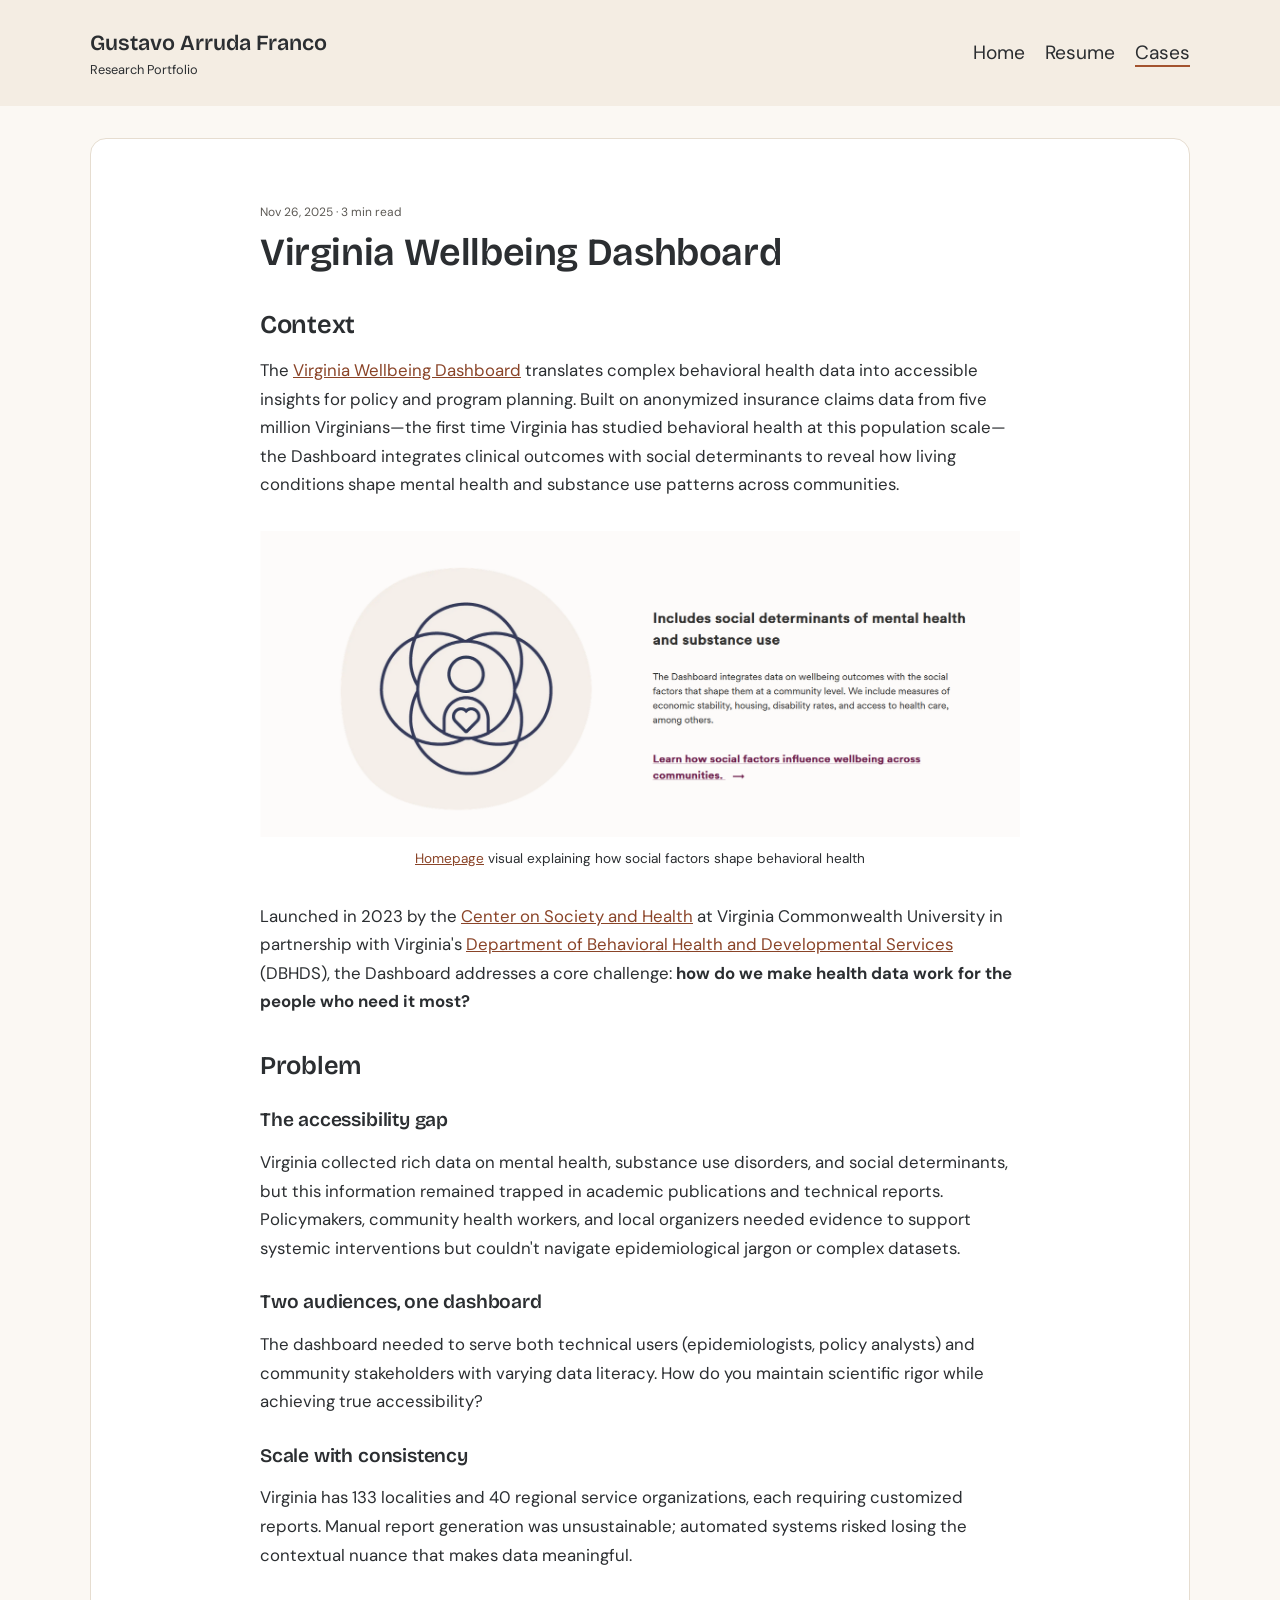
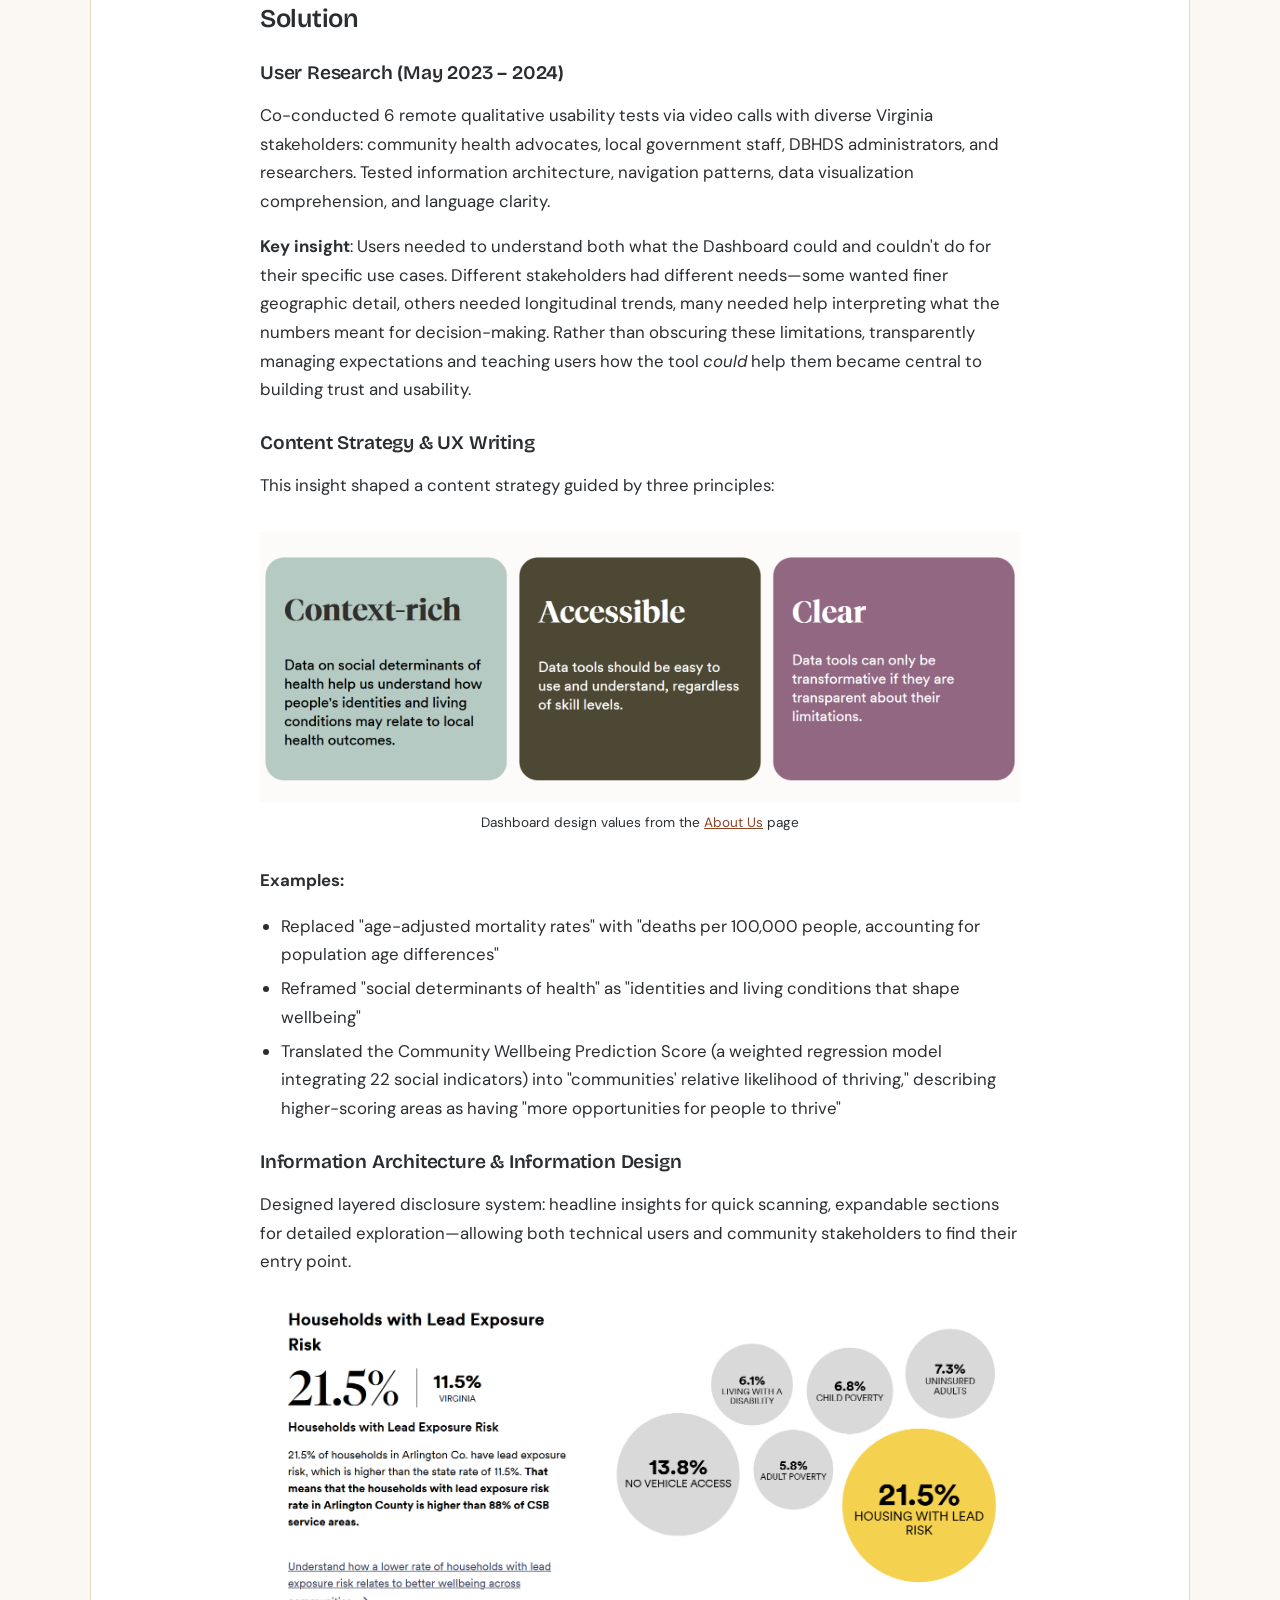
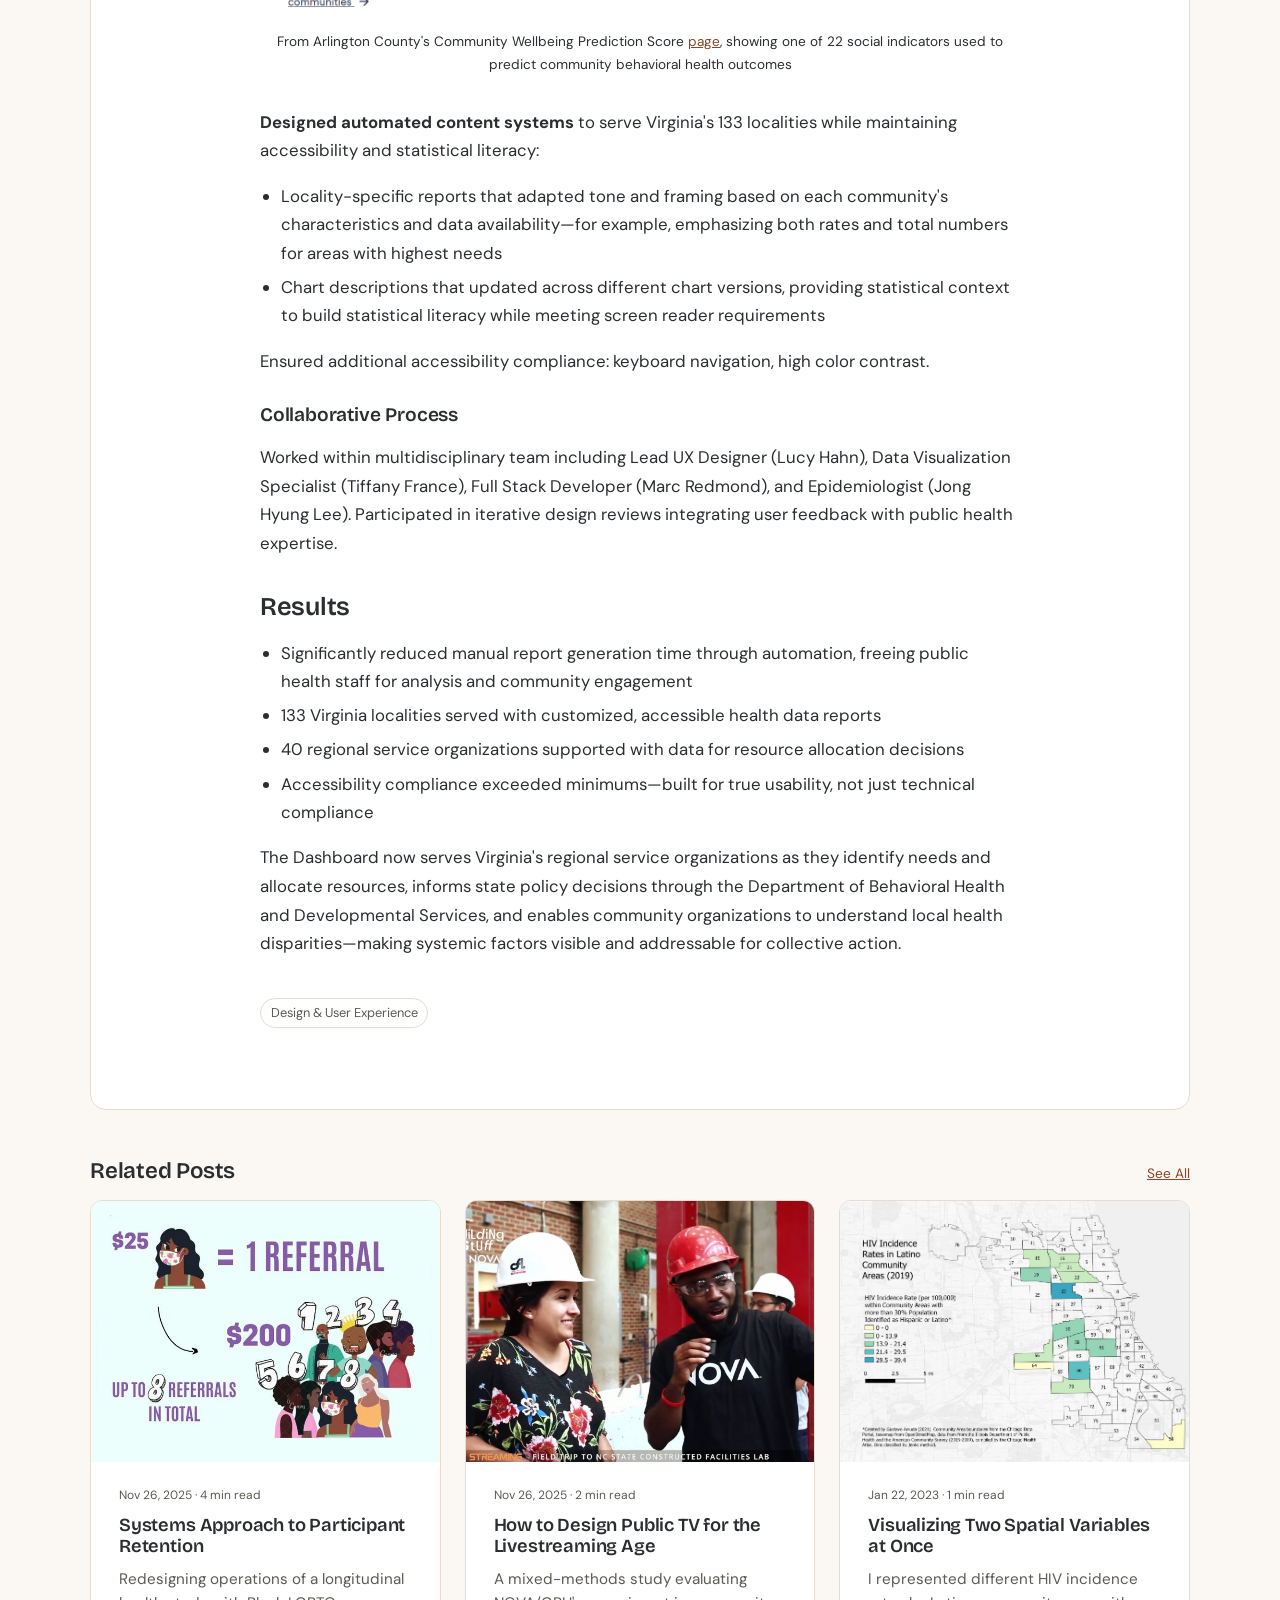
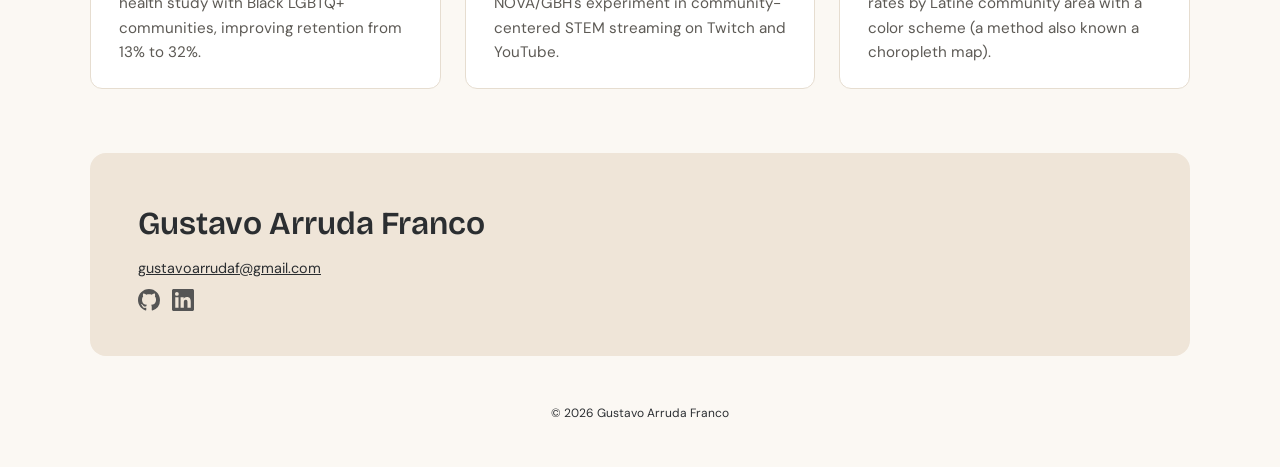
<file: post/virginia-wellbeing-dashboard/index.html>
<!DOCTYPE html>
<html lang="en">
<head>
<meta charset="utf-8">
<meta name="viewport" content="width=device-width, initial-scale=1">
<title>Virginia Wellbeing Dashboard | Gustavo Arruda Franco</title>
<meta name="description" content="Translating complex behavioral health data into accessible tools for Virginia&#x27;s community service organizations.">
<meta property="og:title" content="Virginia Wellbeing Dashboard | Gustavo Arruda Franco">
<meta property="og:description" content="Translating complex behavioral health data into accessible tools for Virginia&#x27;s community service organizations.">
<meta property="og:type" content="website">
<meta property="og:url" content="https://www.arrudafranco.com/post/virginia-wellbeing-dashboard">
<meta property="og:image" content="https://www.arrudafranco.com/images/62b202_3d112b2587d24531bbbdab44dd270e27~mv2.png">
<meta name="twitter:card" content="summary_large_image">
<link rel="canonical" href="https://www.arrudafranco.com/post/virginia-wellbeing-dashboard">
<link rel="icon" href="/images/62b202_48bd0dae88c1403a88b9efbafeedb46f~mv2.jpg">
<link rel="preconnect" href="https://fonts.googleapis.com">
<link rel="preconnect" href="https://fonts.gstatic.com" crossorigin>
<link href="https://fonts.googleapis.com/css2?family=Bricolage+Grotesque:opsz,wght@12..96,600;12..96,700&family=DM+Sans:ital,opsz,wght@0,9..40,400;0,9..40,700;1,9..40,400&display=swap" rel="stylesheet">
<link rel="stylesheet" href="/assets/style.css">
</head>
<body>
<a class="skip" href="#main">Skip to content</a>
<header class="site-header">
  <div class="wrap header-inner">
    <a class="brand" href="/"><span class="brand-name">Gustavo Arruda Franco</span><span class="brand-sub">Research Portfolio</span></a>
    <nav aria-label="Main"><a href="/">Home</a><a href="/resume">Resume</a><a href="/cases" aria-current="page">Cases</a></nav>
  </div>
</header>
<main id="main">

<article class="post wrap-post">
  <p class="meta"><time datetime="2025-11-26">Nov 26, 2025</time> · 3 min read</p>
  <h1>Virginia Wellbeing Dashboard</h1>
  <div class="post-body">
<h2>Context</h2>
<p>The <a href="https://www.vawellbeingdashboard.org/" target="_blank" rel="noopener">Virginia Wellbeing Dashboard</a> translates complex behavioral health data into accessible insights for policy and program planning. Built on anonymized insurance claims data from five million Virginians—the first time Virginia has studied behavioral health at this population scale—the Dashboard integrates clinical outcomes with social determinants to reveal how living conditions shape mental health and substance use patterns across communities.</p>
<figure><img loading="lazy" decoding="async" src="/images/62b202_d81bf9ddf0ce4780890b07f6fe097a5b~mv2.png" alt="Diagram showing overlapping circles around a person icon, illustrating how the Dashboard integrates social determinants of mental health and substance use—including economic stability, housing, disability rates, and healthcare access—with wellbeing outcomes at the community level.">
<figcaption><a href="https://www.vawellbeingdashboard.org/" target="_blank" rel="noopener">Homepage</a> visual explaining how social factors shape behavioral health</figcaption></figure>
<p>Launched in 2023 by the <a href="https://societyhealth.vcu.edu/" target="_blank" rel="noopener">Center on Society and Health</a> at Virginia Commonwealth University in partnership with Virginia's <a href="https://dbhds.virginia.gov/" target="_blank" rel="noopener">Department of Behavioral Health and Developmental Services</a> (DBHDS), the Dashboard addresses a core challenge: <strong>how do we make health data work for the people who need it most?</strong></p>
<h2>Problem</h2>
<h3>The accessibility gap</h3>
<p>Virginia collected rich data on mental health, substance use disorders, and social determinants, but this information remained trapped in academic publications and technical reports. Policymakers, community health workers, and local organizers needed evidence to support systemic interventions but couldn't navigate epidemiological jargon or complex datasets.</p>
<h3>Two audiences, one dashboard</h3>
<p>The dashboard needed to serve both technical users (epidemiologists, policy analysts) and community stakeholders with varying data literacy. How do you maintain scientific rigor while achieving true accessibility?</p>
<h3>Scale with consistency</h3>
<p>Virginia has 133 localities and 40 regional service organizations, each requiring customized reports. Manual report generation was unsustainable; automated systems risked losing the contextual nuance that makes data meaningful.</p>
<h2>Solution</h2>
<h3>User Research (May 2023 – 2024)</h3>
<p>Co-conducted 6 remote qualitative usability tests via video calls with diverse Virginia stakeholders: community health advocates, local government staff, DBHDS administrators, and researchers. Tested information architecture, navigation patterns, data visualization comprehension, and language clarity.</p>
<p><strong>Key insight</strong>: Users needed to understand both what the Dashboard could and couldn't do for their specific use cases. Different stakeholders had different needs—some wanted finer geographic detail, others needed longitudinal trends, many needed help interpreting what the numbers meant for decision-making. Rather than obscuring these limitations, transparently managing expectations and teaching users how the tool <em>could</em> help them became central to building trust and usability.</p>
<h3>Content Strategy &amp; UX Writing</h3>
<p>This insight shaped a content strategy guided by three principles:</p>
<figure><img loading="lazy" decoding="async" src="/images/62b202_a03a0b9d7b694cce93b8a3b68d16d3c7~mv2.png" alt="Three design principles for the Virginia Wellbeing Dashboard: Context-rich (connecting social determinants data to local health outcomes), Accessible (easy to use regardless of skill level), and Clear (transparent about data limitations).">
<figcaption>Dashboard design values from the <a href="https://www.vawellbeingdashboard.org/about-us" target="_blank" rel="noopener">About Us</a> page</figcaption></figure>
<p><strong>Examples:</strong></p>
<ul>
<li>Replaced "age-adjusted mortality rates" with "deaths per 100,000 people, accounting for population age differences"</li>
<li>Reframed "social determinants of health" as "identities and living conditions that shape wellbeing"</li>
<li>Translated the Community Wellbeing Prediction Score (a weighted regression model integrating 22 social indicators) into "communities' relative likelihood of thriving," describing higher-scoring areas as having "more opportunities for people to thrive"</li></ul>
<h3>Information Architecture &amp; Information Design</h3>
<p>Designed layered disclosure system: headline insights for quick scanning, expandable sections for detailed exploration—allowing both technical users and community stakeholders to find their entry point.</p>
<figure><img loading="lazy" decoding="async" src="/images/62b202_4f74d1e2782e4d6f98a6fe92b980b066~mv2.png" alt="Data visualization from Arlington County's Community Wellbeing Prediction Score page showing lead exposure risk. Large headline number (21.5%) is emphasized in yellow, with contextual text explaining this is higher than Virginia's 11.5% state rate and 88% of service areas. Bubble chart displays other social indicators measured for Arlington County, including no vehicle access, disability rates, poverty, and uninsured adults.">
<figcaption>From Arlington County's Community Wellbeing Prediction Score <a href="https://www.vawellbeingdashboard.org/csb/arlington-county-community-services-board/community-wellbeing-prediction-score" target="_blank" rel="noopener">page</a>, showing one of 22 social indicators used to predict community behavioral health outcomes</figcaption></figure>
<p><strong>Designed automated content systems</strong> to serve Virginia's 133 localities while maintaining accessibility and statistical literacy:</p>
<ul>
<li>Locality-specific reports that adapted tone and framing based on each community's characteristics and data availability—for example, emphasizing both rates and total numbers for areas with highest needs</li>
<li>Chart descriptions that updated across different chart versions, providing statistical context to build statistical literacy while meeting screen reader requirements</li></ul>
<p>Ensured additional accessibility compliance: keyboard navigation, high color contrast.</p>
<h3>Collaborative Process</h3>
<p>Worked within multidisciplinary team including Lead UX Designer (Lucy Hahn), Data Visualization Specialist (Tiffany France), Full Stack Developer (Marc Redmond), and Epidemiologist (Jong Hyung Lee). Participated in iterative design reviews integrating user feedback with public health expertise.</p>
<h2>Results</h2>
<ul>
<li>Significantly reduced manual report generation time through automation, freeing public health staff for analysis and community engagement</li>
<li>133 Virginia localities served with customized, accessible health data reports</li>
<li>40 regional service organizations supported with data for resource allocation decisions</li>
<li>Accessibility compliance exceeded minimums—built for true usability, not just technical compliance</li></ul>
<p>The Dashboard now serves Virginia's regional service organizations as they identify needs and allocate resources, informs state policy decisions through the Department of Behavioral Health and Developmental Services, and enables community organizations to understand local health disparities—making systemic factors visible and addressable for collective action.</p>

  </div>
  <p class="tags"><a class="tag" href="/cases#design-user-experience">Design &amp; User Experience</a></p>
</article>
<section class="related wrap-cards">
  <div class="related-head"><h2>Related Posts</h2><a href="/cases">See All</a></div>
  <div class="card-grid card-grid-3">
<article class="card card-col" data-cats="research-operations design-user-experience">
  <a class="card-link" href="/post/systems-approach-to-participant-retention">
    <div class="card-img"><img loading="lazy" decoding="async" src="/images/62b202_034c48bd6bd248509689f6b797ee684d~mv2.png" alt="Referral program incentive diagram for the Neighborhoods &amp; Networks (N2) Study, an NIH/CDC-funded longitudinal cohort study, showing $25 per referral equals up to $200 for 8 referrals total, with illustrations of diverse participants wearing face masks"></div>
    <div class="card-body">
      <p class="meta"><time datetime="2025-11-26">Nov 26, 2025</time> · 4 min read</p>
      <h3>Systems Approach to Participant Retention</h3>
      <p class="card-desc">Redesigning operations of a longitudinal health study with Black LGBTQ+ communities, improving retention from 13% to 32%.</p>
    </div>
  </a>
</article>
<article class="card card-col" data-cats="research-operations design-user-experience">
  <a class="card-link" href="/post/how-to-design-public-tv-for-the-livestreaming-age">
    <div class="card-img"><img loading="lazy" decoding="async" src="/images/62b202_13148a9d7de34052a4e44938f9586332~mv2.jpg" alt="Screenshot from Building Stuff with NOVA livestream showing host Dr. Nehemiah Mabry and a guest engineer, both wearing hard hats, during a field trip to NC State Constructed Facilities Lab"></div>
    <div class="card-body">
      <p class="meta"><time datetime="2025-11-26">Nov 26, 2025</time> · 2 min read</p>
      <h3>How to Design Public TV for the Livestreaming Age</h3>
      <p class="card-desc">A mixed-methods study evaluating NOVA/GBH&#x27;s experiment in community-centered STEM streaming on Twitch and YouTube.</p>
    </div>
  </a>
</article>
<article class="card card-col" data-cats="research-operations design-user-experience">
  <a class="card-link" href="/post/bivariate-maps">
    <div class="card-img"><img loading="lazy" decoding="async" src="/images/62b202_f2106660c20b4e6886053f3232020545~mv2.jpeg" alt="Choropleth map of HIV incidence rates in Latino community areas of Chicago (2019)"></div>
    <div class="card-body">
      <p class="meta"><time datetime="2023-01-22">Jan 22, 2023</time> · 1 min read</p>
      <h3>Visualizing Two Spatial Variables at Once</h3>
      <p class="card-desc">I represented different HIV incidence rates by Latine community area with a color scheme (a method also known a choropleth map).</p>
    </div>
  </a>
</article>
  </div>
</section>

</main>
<footer class="site-footer">
  <div class="footer-card wrap">
    <p class="footer-name">Gustavo Arruda Franco</p>
    <p><a href="mailto:gustavoarrudaf@gmail.com">gustavoarrudaf@gmail.com</a></p>
    <p class="socials"><a href="https://github.com/arrudafranco" aria-label="GitHub" target="_blank" rel="noopener"><svg viewBox="0 0 16 16" aria-hidden="true"><path fill="currentColor" d="M8 0C3.58 0 0 3.58 0 8c0 3.54 2.29 6.53 5.47 7.59.4.07.55-.17.55-.38 0-.19-.01-.82-.01-1.49-2.01.37-2.53-.49-2.69-.94-.09-.23-.48-.94-.82-1.13-.28-.15-.68-.52-.01-.53.63-.01 1.08.58 1.23.82.72 1.21 1.87.87 2.33.66.07-.52.28-.87.51-1.07-1.78-.2-3.64-.89-3.64-3.95 0-.87.31-1.59.82-2.15-.08-.2-.36-1.02.08-2.12 0 0 .67-.21 2.2.82.64-.18 1.32-.27 2-.27.68 0 1.36.09 2 .27 1.53-1.04 2.2-.82 2.2-.82.44 1.1.16 1.92.08 2.12.51.56.82 1.27.82 2.15 0 3.07-1.87 3.75-3.65 3.95.29.25.54.73.54 1.48 0 1.07-.01 1.93-.01 2.2 0 .21.15.46.55.38A8.013 8.013 0 0016 8c0-4.42-3.58-8-8-8z"/></svg></a><a href="https://www.linkedin.com/in/gustavo-arruda-franco/" aria-label="LinkedIn" target="_blank" rel="noopener"><svg viewBox="0 0 24 24" aria-hidden="true"><path fill="currentColor" d="M20.45 20.45h-3.56v-5.57c0-1.33-.02-3.04-1.85-3.04-1.85 0-2.14 1.45-2.14 2.94v5.67H9.35V9h3.41v1.56h.05c.48-.9 1.64-1.85 3.37-1.85 3.6 0 4.27 2.37 4.27 5.46v6.28zM5.34 7.43a2.06 2.06 0 110-4.13 2.06 2.06 0 010 4.13zM7.12 20.45H3.56V9h3.56v11.45zM22.22 0H1.77C.79 0 0 .77 0 1.73v20.54C0 23.23.79 24 1.77 24h20.45c.98 0 1.78-.77 1.78-1.73V1.73C24 .77 23.2 0 22.22 0z"/></svg></a></p>
  </div>
  <p class="copyright">© 2026 Gustavo Arruda Franco</p>
</footer>
</body>
</html>
</file>
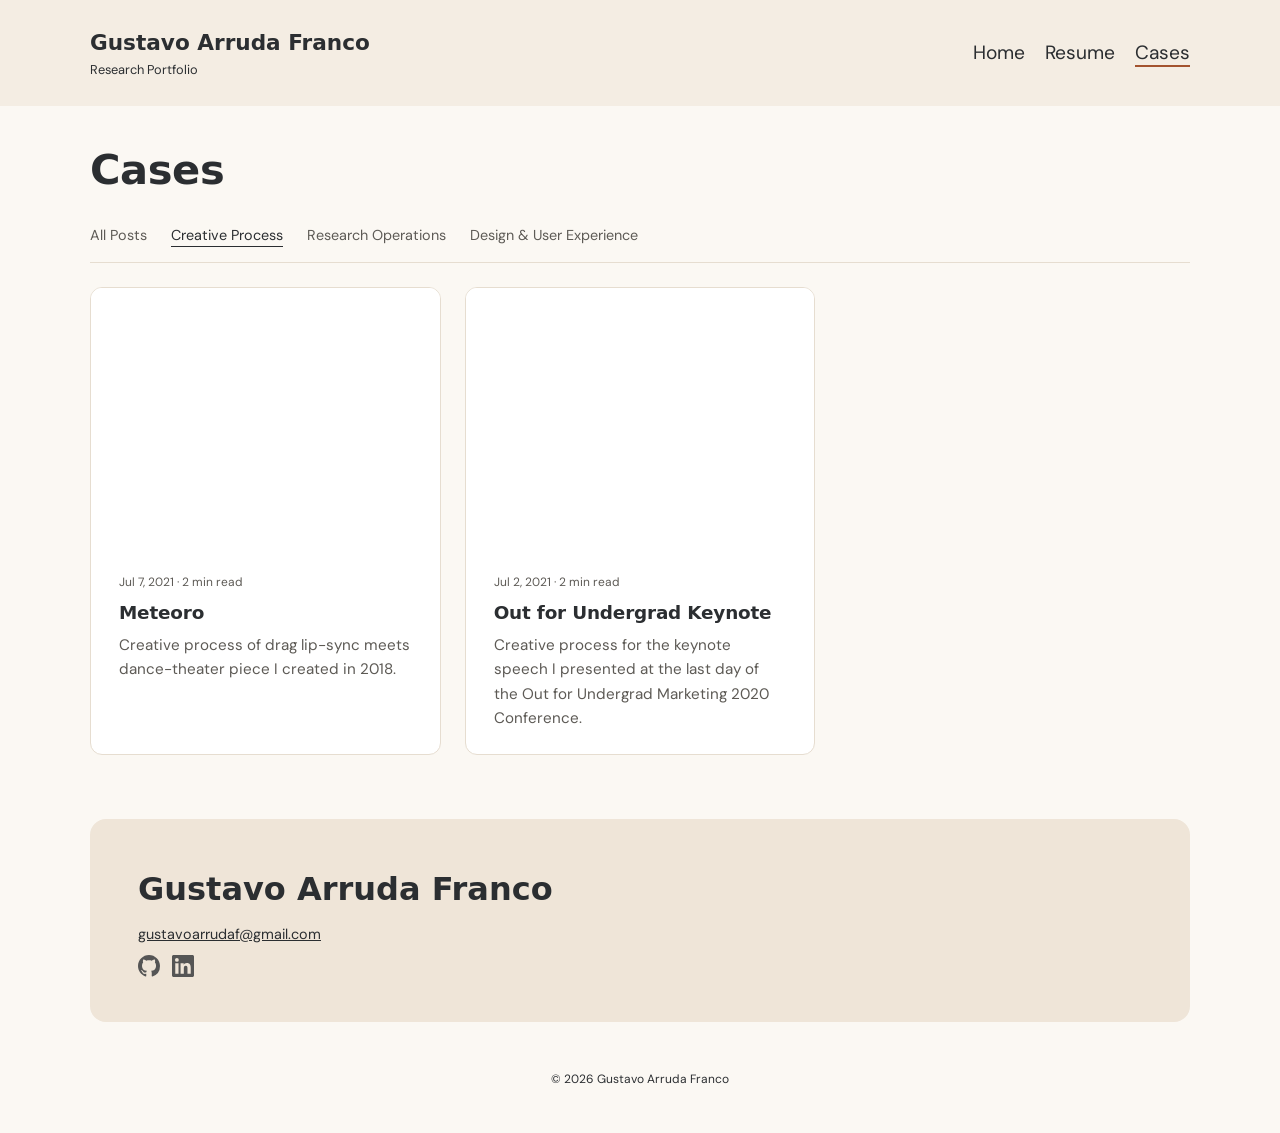
<file: cases/categories/creative-process/index.html>
<!DOCTYPE html><meta charset="utf-8"><title>Redirecting…</title><link rel="canonical" href="/cases#creative-process"><meta http-equiv="refresh" content="0; url=/cases#creative-process"><a href="/cases#creative-process">Continue</a>
</file>
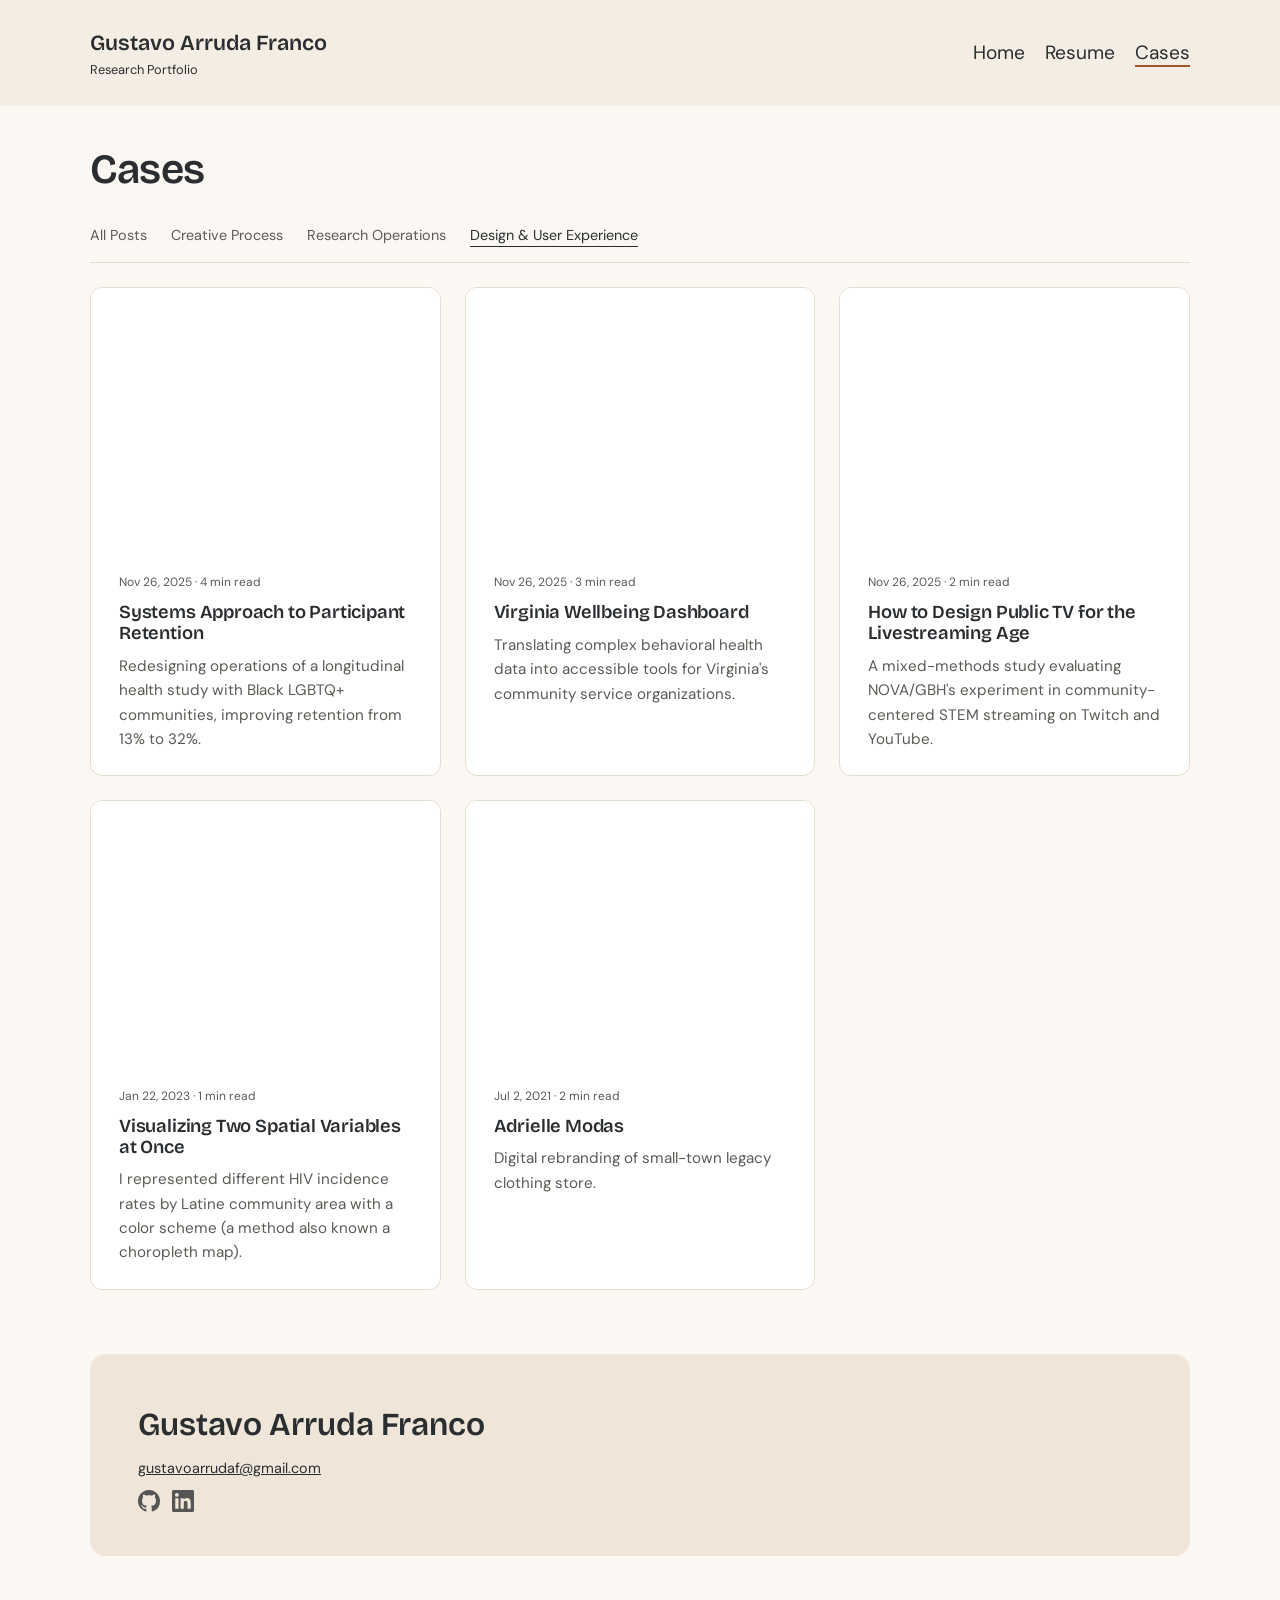
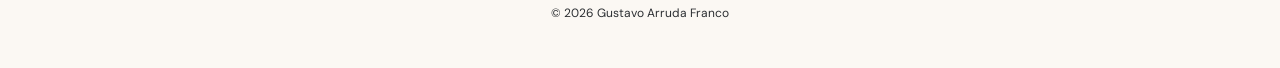
<file: cases/categories/design-user-experience/index.html>
<!DOCTYPE html><meta charset="utf-8"><title>Redirecting…</title><link rel="canonical" href="/cases#design-user-experience"><meta http-equiv="refresh" content="0; url=/cases#design-user-experience"><a href="/cases#design-user-experience">Continue</a>
</file>
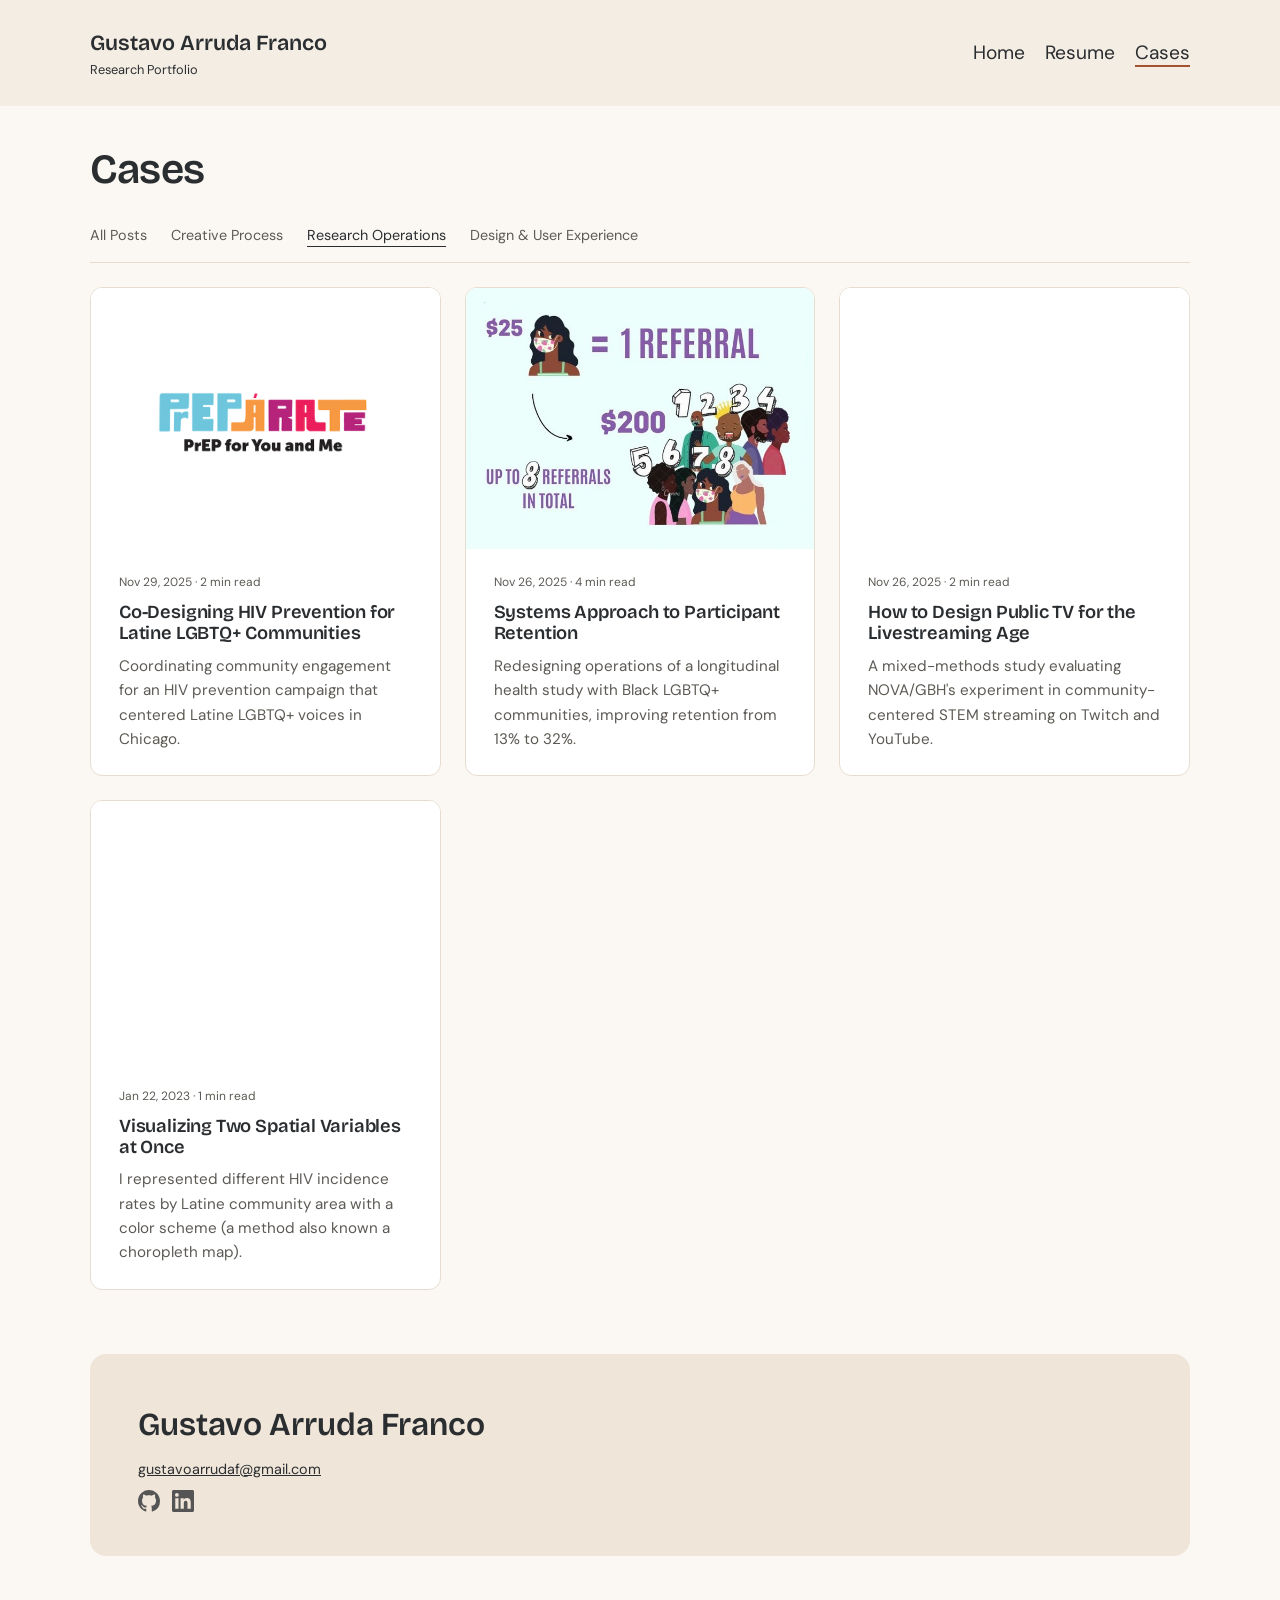
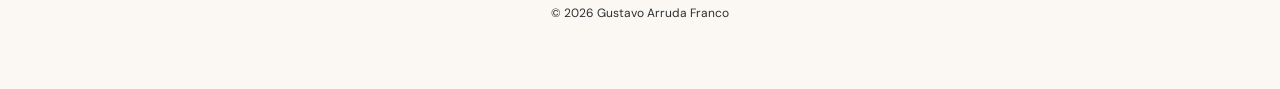
<file: cases/categories/research-operations/index.html>
<!DOCTYPE html><meta charset="utf-8"><title>Redirecting…</title><link rel="canonical" href="/cases#research-operations"><meta http-equiv="refresh" content="0; url=/cases#research-operations"><a href="/cases#research-operations">Continue</a>
</file>
<file: assets/style.css>
:root {
  --navy: #2b2e31;      /* headings / ink */
  --slate: #3b4650;     /* banner */
  --cream: #efe5d8;     /* soft sand panels */
  --linen: #f4ede3;     /* header, light buttons */
  --paper: #fbf8f3;     /* page background */
  --rust: #a3532f;      /* terracotta */
  --coral: #a3532f;     /* accent (terracotta) */
  --link: #8a4428;
  --ink: #2b2e31;
  --muted: #5d5a55;
  --line: #e6ddd0;
  --display: "Bricolage Grotesque", system-ui, sans-serif;
  --body: "DM Sans", system-ui, sans-serif;
}

*, *::before, *::after { box-sizing: border-box; }
html { -webkit-text-size-adjust: 100%; }
body { margin: 0; font-family: var(--body); font-size: 17px; line-height: 1.6; color: var(--ink); background: var(--paper); }
img, video, iframe { max-width: 100%; }
img { height: auto; display: block; }
a { color: var(--link); }
h1, h2, h3, h4 { font-family: var(--display); font-weight: 600; color: var(--navy); line-height: 1.15; letter-spacing: -0.01em; }
.skip { position: absolute; left: -999px; top: 0; background: var(--navy); color: #fff; padding: .5rem 1rem; z-index: 10; }
.skip:focus { left: 1rem; }
:focus-visible { outline: 3px solid var(--coral); outline-offset: 2px; }

.wrap { width: min(1100px, 100% - 2rem); margin-inline: auto; }
.wrap-narrow { width: min(1100px, 100% - 2rem); margin-inline: auto; }
.wrap-cards { width: min(1100px, 100% - 2rem); margin-inline: auto; }
.wrap-post { width: min(1100px, 100% - 2rem); margin-inline: auto; }
.post > * { max-width: 760px; margin-left: auto !important; margin-right: auto !important; }
.center { text-align: center; }

/* Header */
.site-header { background: var(--linen); }
.header-inner { display: flex; align-items: center; justify-content: space-between; gap: 1rem; flex-wrap: wrap; padding: 1.6rem 0; }
.brand { text-decoration: none; color: var(--navy); display: flex; flex-direction: column; }
.brand-name { font-family: var(--display); font-weight: 600; font-size: 1.35rem; }
.brand-sub { font-size: .8rem; color: var(--ink); }
.site-header nav { display: flex; gap: 1.25rem; }
.site-header nav a { color: var(--navy); text-decoration: none; font-size: 1.2rem; }
.site-header nav a:hover, .site-header nav a[aria-current] { color: var(--navy); text-decoration: underline; text-decoration-color: var(--rust); text-decoration-thickness: 2px; text-underline-offset: 6px; }

/* Buttons */
.btn { display: inline-block; border-radius: 999px; padding: .65rem 1.3rem; text-decoration: none; font-family: var(--body); font-size: .95rem; font-weight: 700; }
.btn-navy { background: var(--slate); color: #fff; font-weight: 700; }
.btn-navy:hover { background: #2c353d; }
.bio a.btn-navy { background: var(--linen); color: #3b2a1f; }
.bio a.btn-navy:hover { background: #fff; }
.btn-coral { background: var(--rust); color: #fff; }
.btn-coral:hover { background: #8a4428; }

/* Hero */
.hero { padding: 1.5rem 0 0; }
.hero-band { position: relative; background: var(--slate); border-radius: 16px; color: #fff; display: grid; grid-template-columns: 1fr 1fr; align-items: center; margin-top: 3.5rem; min-height: 500px; }
.hero-photo { width: min(500px, 90%); aspect-ratio: 1; object-fit: cover; border-radius: 50%; margin: -3.5rem 0 1rem -1rem; align-self: start; }
.hero-text { padding: 2rem 2rem 2rem 0; }
.hero-text h1 { color: #fff; font-size: clamp(2.6rem, 6vw, 4.5rem); line-height: 1.05; margin: 0 0 2rem; }
.hero-text h1 span { display: block; }
.hero-text p { margin: .3rem 0; font-size: 1.05rem; }
.hero-text a { color: #fff; }

/* Bio */
.bio { border-radius: 16px; background: var(--rust); color: #fff; padding: 2.5rem clamp(1.5rem, 5%, 3rem); }
.bio h2 { color: #fff; font-size: clamp(2rem, 4vw, 2.6rem); margin: 0 0 1.5rem; }
.bio ul { padding-left: 1.1rem; margin: 0 0 2rem; max-width: 860px; }
.bio li:last-child { margin-bottom: 0; }
.bio-cta { margin: 0; }
.bio li { margin-bottom: 1.6rem; }
.bio a { color: #fff; }

/* Coding samples */
.coding { border-radius: 16px; background: var(--cream); padding: 1.75rem clamp(1.5rem, 5%, 3rem); margin-top: 0; display: grid; grid-template-columns: auto 1fr; gap: 1.5rem; align-items: center; }
.coding-icon { width: 72px; height: 72px; margin: 0; border-radius: 50%; background: var(--coral); color: #fff; display: grid; place-items: center; }
.coding-icon svg { width: 44px; height: 44px; }
.coding h2 { font-size: clamp(2rem, 4vw, 2.6rem); margin: 0 0 .5rem; }
.coding-body { display: flex; align-items: center; justify-content: space-between; gap: 1.5rem; }
.coding-body p { margin: 0; font-size: 1.05rem; }
.coding-body p:last-child { flex: none; }
.coding p { color: var(--navy); }

/* Cards */
.section-title { font-size: clamp(2rem, 4vw, 2.6rem); margin-top: 3rem; margin-bottom: 1.25rem; }
.cases-home { padding-bottom: 3rem; }
.card-list { display: grid; gap: 1.5rem; }
.card { border: 1px solid var(--line); background: #fff; border-radius: 12px; overflow: hidden; transition: box-shadow .2s; }
.card:hover { box-shadow: 0 6px 22px rgba(59, 70, 80, .14); }
.card[hidden] { display: none; }
.card-link { display: grid; color: inherit; text-decoration: none; height: 100%; }
.card-row .card-link { grid-template-columns: 1fr 1fr; }
.card-img { background: #fff; overflow: hidden; }
.card-img img { width: 100%; height: 100%; object-fit: cover; aspect-ratio: 4 / 3; }
.card-img-contain img { object-fit: contain; padding: 1rem; }
.card-body { padding: 1.5rem 1.75rem; }
.card h3 { font-size: 1.5rem; margin: .6rem 0; }
.card-col h3 { font-size: 1.15rem; }
.card-link:hover h3 { color: var(--link); text-decoration: underline; }
.meta { font-size: .75rem; color: var(--muted); margin: 0; }
.card-desc { color: var(--muted); font-size: .95rem; margin: 0; }
.card-grid { display: grid; grid-template-columns: repeat(3, 1fr); gap: 1.5rem; align-items: stretch; padding-bottom: 3rem; }
.card-grid-3 { grid-template-columns: repeat(3, 1fr); }
.card-col .card-link { grid-template-rows: auto 1fr; }

.filters { display: flex; flex-wrap: wrap; gap: .25rem 1.5rem; border-bottom: 1px solid var(--line); margin-bottom: 1.5rem; padding-bottom: .5rem; }
.filters button { background: none; border: 0; padding: .4rem 0; font: inherit; font-size: .9rem; color: var(--muted); cursor: pointer; }
.filters button[aria-pressed="true"], .filters button:hover { color: var(--navy); text-decoration: underline; text-underline-offset: 6px; }

/* Resume */
.page-head { display: flex; align-items: center; justify-content: space-between; gap: 1rem; padding: 2.5rem 0 1.5rem; }
.page-head h1 { font-size: clamp(2rem, 4vw, 2.6rem); margin: 0; }
.page-head-center { justify-content: center; }
.resume { background: var(--rust); color: #fff; margin-bottom: 3rem; border-radius: 16px; }
.resume-inner { width: min(780px, 100% - 3rem); margin: 0 auto; padding: 3rem 0; }
.resume h2 { color: #fff; font-size: 1.4rem; margin: 2.5rem 0 1.5rem; }
.resume h2:first-child { margin-top: 0; }
.resume h3 { color: #fff; font-size: 1rem; margin: .5rem 0 .2rem; }
.resume .row { display: grid; grid-template-columns: 1fr 2fr; gap: 1.5rem; margin-bottom: 2rem; font-size: .9rem; }
.resume .row p { margin: 0; }
.resume .years { font-weight: 700; }
.resume .role { font-style: italic; }
.skills { display: grid; grid-template-columns: repeat(3, 1fr); gap: 1rem; font-size: .9rem; }
.skills p { margin: 0; }

/* Posts */
.post { background: #fff; border-radius: 16px; border: 1px solid var(--line); padding: clamp(1.5rem, 6vw, 4rem); margin-top: 2rem; margin-bottom: 3rem; }
.post > h1 { font-size: clamp(1.8rem, 4vw, 2.4rem); margin: .5rem 0 1.5rem; }
.post-body { color: var(--ink); font-size: 1.05rem; line-height: 1.7; }
.post-body strong { font-weight: 700; }
.post-body h2 { font-size: 1.6rem; margin: 2.2rem 0 .8rem; }
.post-body h3 { font-size: 1.2rem; margin: 1.8rem 0 .6rem; }
.post-body h4 { font-size: 1rem; margin: 1.4rem 0 .5rem; }
.post-body ul { padding-left: 1.3rem; }
.post-body li { margin-bottom: .35rem; }
.post-body blockquote { margin: 1.5rem 0; padding: .25rem 0 .25rem 1.5rem; border-left: 3px solid var(--rust); font-size: 1.25rem; line-height: 1.45; }
.post-body figure { margin: 2rem 0; }
.post-body figure img, .post-body figure video { margin-inline: auto; }
.post-body figcaption { text-align: center; font-size: .85rem; margin-top: .6rem; }
.post-body .gallery { display: grid; grid-template-columns: repeat(auto-fit, minmax(180px, 1fr)); gap: .5rem; margin: 2rem 0; }
.post-body .gallery img { width: 100%; height: 100%; object-fit: cover; aspect-ratio: 4 / 3; }
.post-body .gallery-stack { grid-template-columns: 1fr; gap: 1rem; }
.post-body .gallery-stack img { aspect-ratio: auto; object-fit: contain; height: auto; border: 1px solid var(--line); }
.post-body .note { background: var(--cream); border-left: 3px solid var(--rust); padding: 1rem 1.25rem; margin: 1.5rem 0; font-size: .92rem; }
.post-body .note p { margin: .4rem 0; }
.post-body .spotify iframe { border: 0; border-radius: 12px; display: block; }
.post-body .video { position: relative; aspect-ratio: 16 / 9; margin: 1.5rem 0; }
.post-body .video iframe { position: absolute; inset: 0; width: 100%; height: 100%; border: 0; }
.post-body video { width: 100%; background: #000; }
.tags { margin-top: 2.5rem; display: flex; flex-wrap: wrap; gap: .5rem; }
.tag { font-size: .8rem; border-radius: 999px; background: #fff; border: 1px solid var(--line); padding: .25rem .6rem; text-decoration: none; color: var(--muted); }
.tag:hover { color: var(--navy); border-color: var(--navy); }
.related-head { display: flex; justify-content: space-between; align-items: baseline; }
.related-head h2 { font-size: 1.4rem; margin: 0 0 1rem; }
.related-head a { font-size: .85rem; }
.notfound { padding: 0 0 4rem; }

/* Footer */
.site-footer { padding: 1rem 0 2rem; }
.footer-card { border-radius: 16px; background: var(--cream); padding: 2.5rem clamp(1.5rem, 5vw, 3rem); }
.footer-card p { margin: .3rem 0; }
.footer-name { font-family: var(--display); font-weight: 600; color: var(--navy); font-size: clamp(1.4rem, 3vw, 2rem); }
.footer-card a { color: var(--ink); font-size: .9rem; }
.socials { display: flex; gap: .75rem; margin-top: .5rem !important; }
.socials a { color: #555; display: inline-flex; }
.socials svg { width: 22px; height: 22px; }
.copyright { text-align: center; font-size: .75rem; margin-top: 3rem; }

@media (max-width: 1000px) {
  .card-grid { grid-template-columns: repeat(2, 1fr); }
}
@media (max-width: 760px) {
  body { font-size: 16px; }
  .hero-band { grid-template-columns: 1fr; text-align: center; }
  .hero-photo { margin: -3rem auto 0; width: 75%; }
  .hero-text { padding: 1.5rem; }
  .coding { grid-template-columns: auto 1fr; gap: 1rem; align-items: start; }
  .coding-icon { width: 52px; height: 52px; }
  .coding-icon svg { width: 32px; height: 32px; }
  .coding-body { flex-direction: column; align-items: flex-start; gap: 1rem; }
  .card-row .card-link { grid-template-columns: 1fr; }
  .card-grid, .card-grid-3 { grid-template-columns: 1fr; }
  .resume .row { grid-template-columns: 1fr; gap: .5rem; }
  .skills { grid-template-columns: 1fr; }
  .page-head { flex-direction: column; align-items: flex-start; }
  .post { border: 0; padding: 0; margin-top: 1.5rem; background: transparent; }
  .footer-card { width: 100%; }
}
</file>
